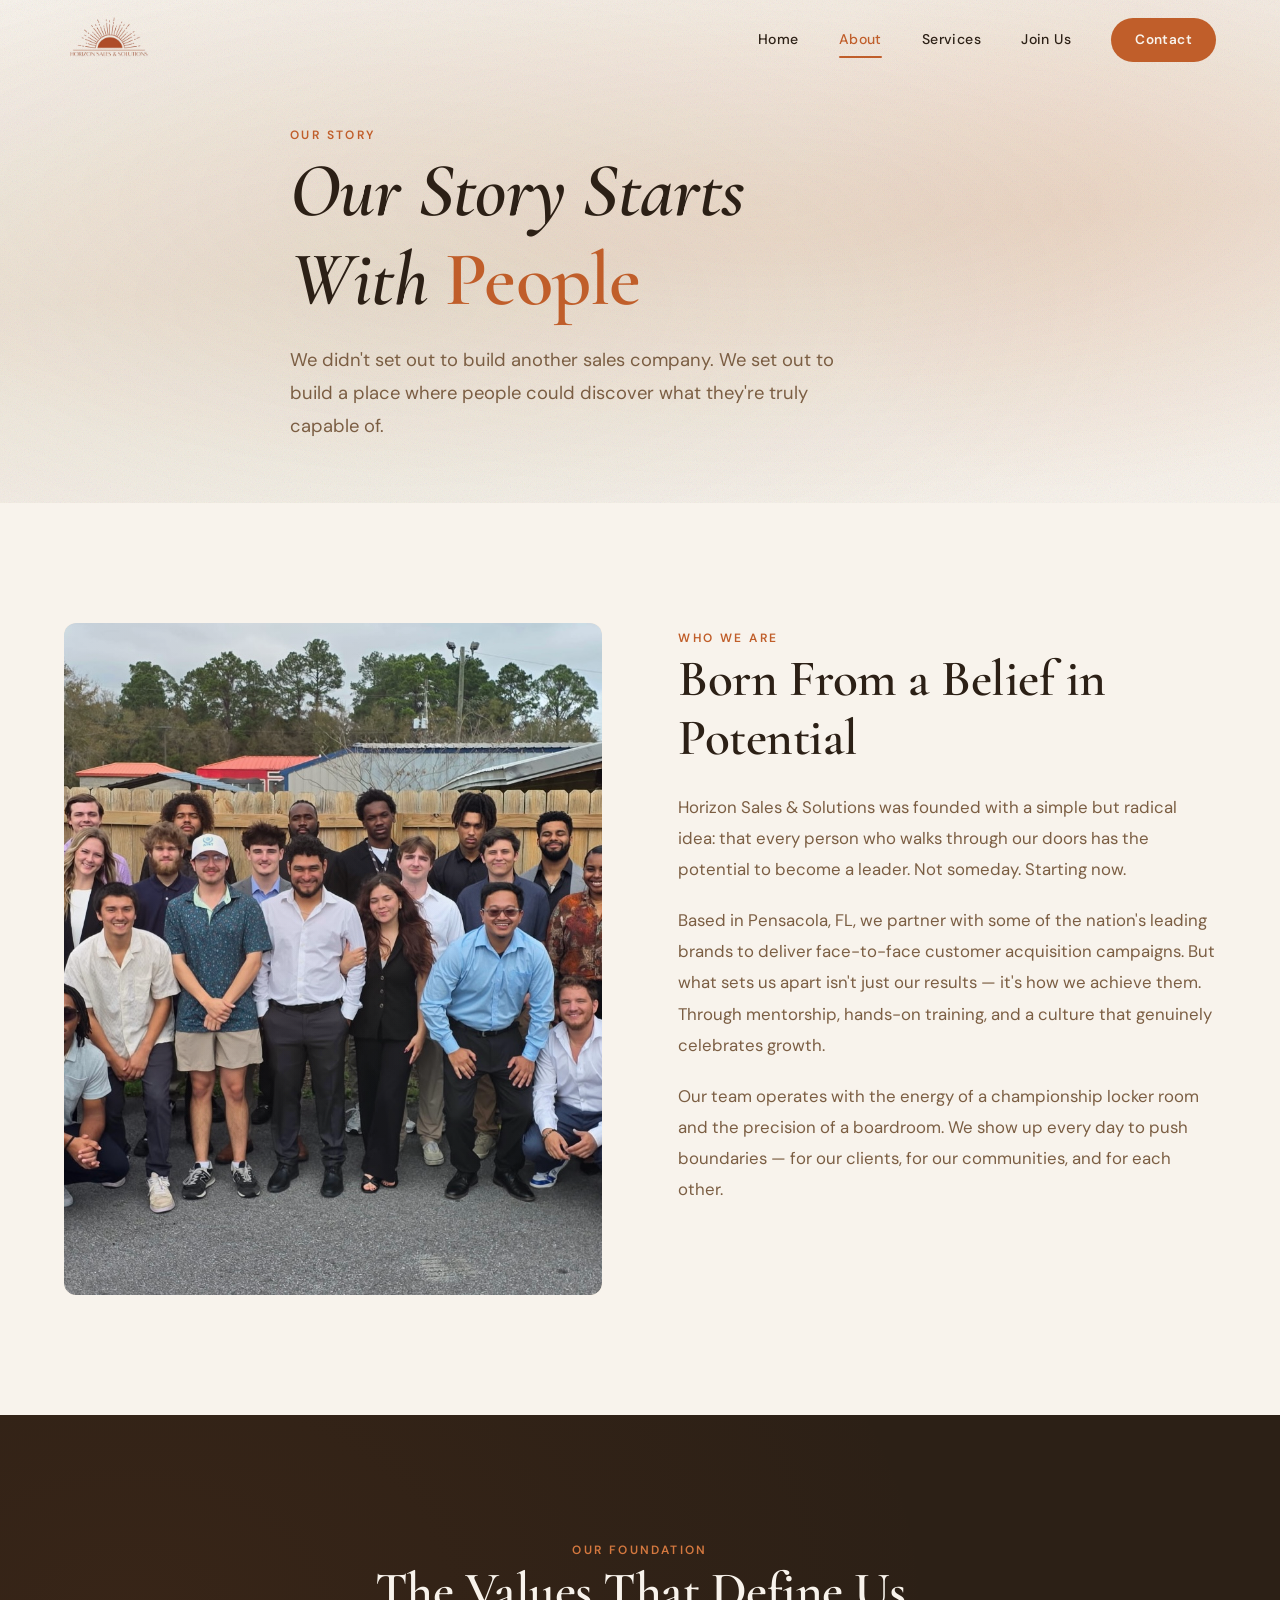
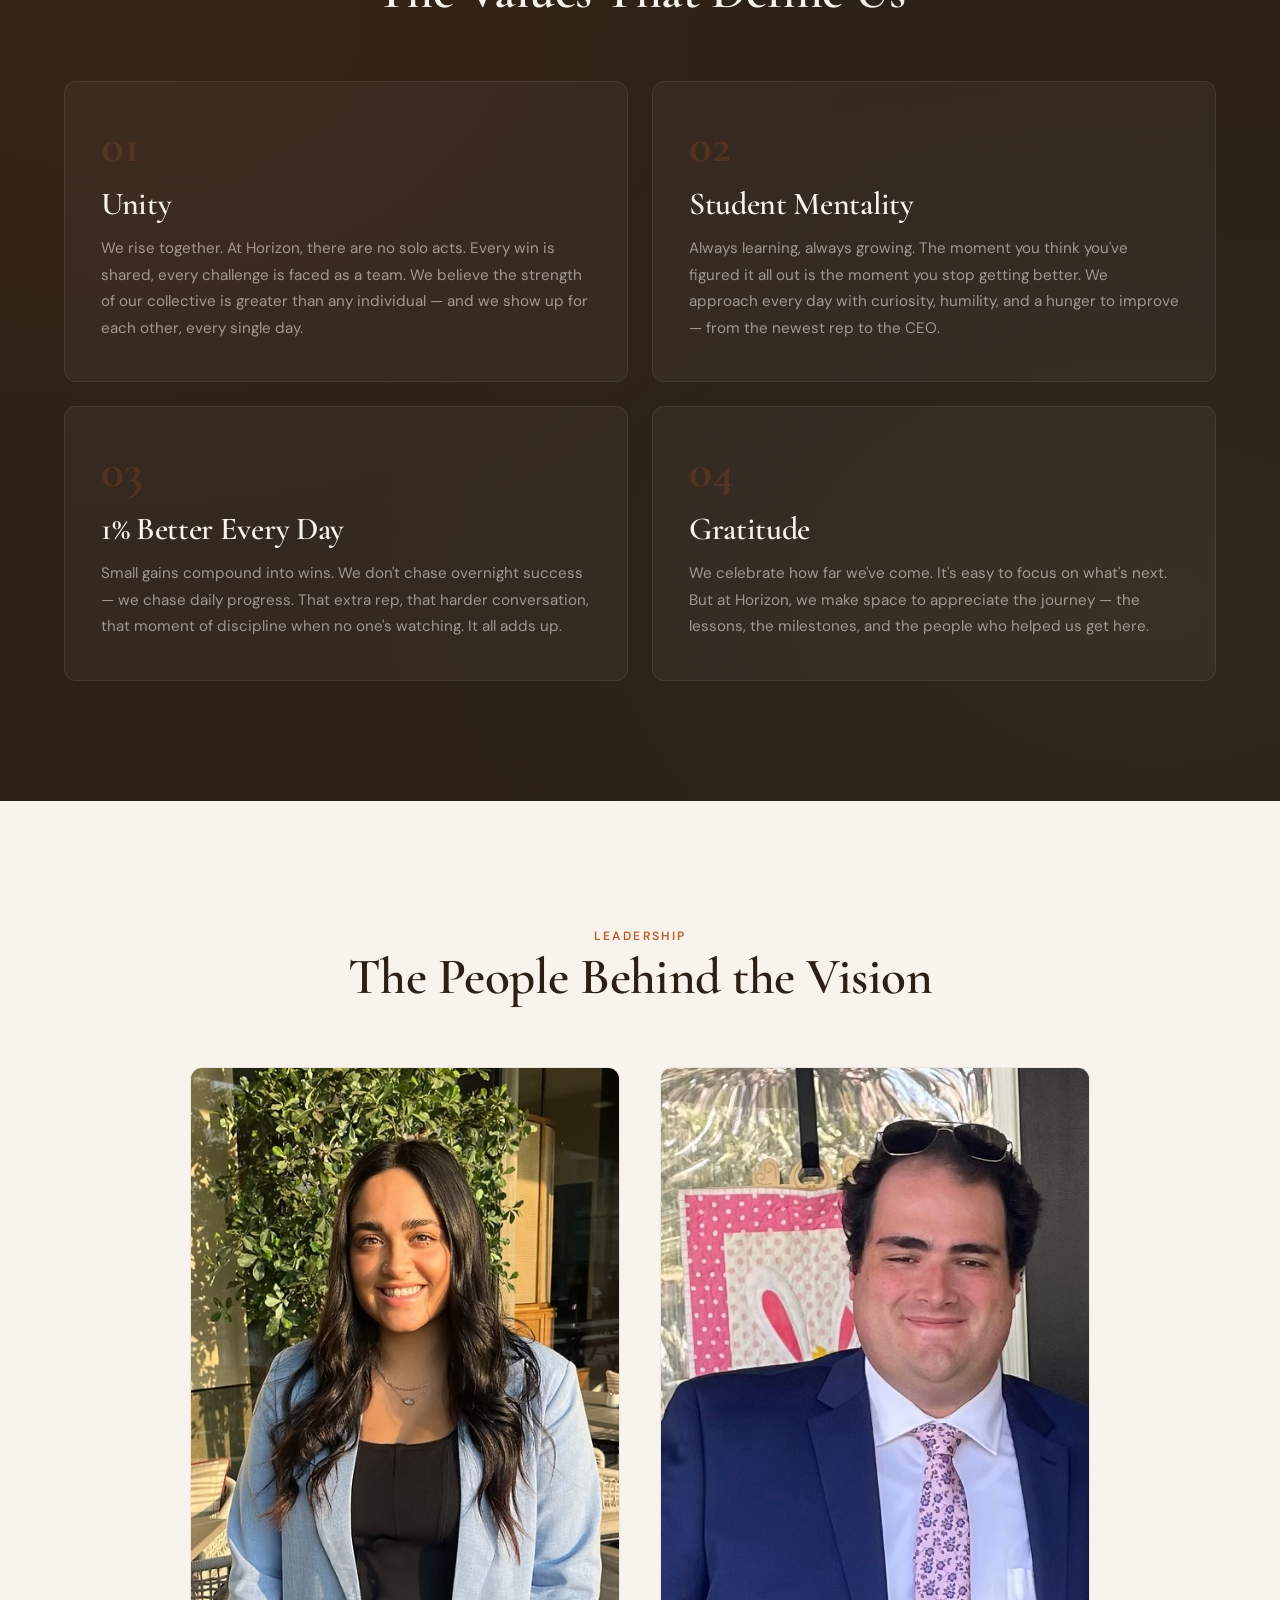
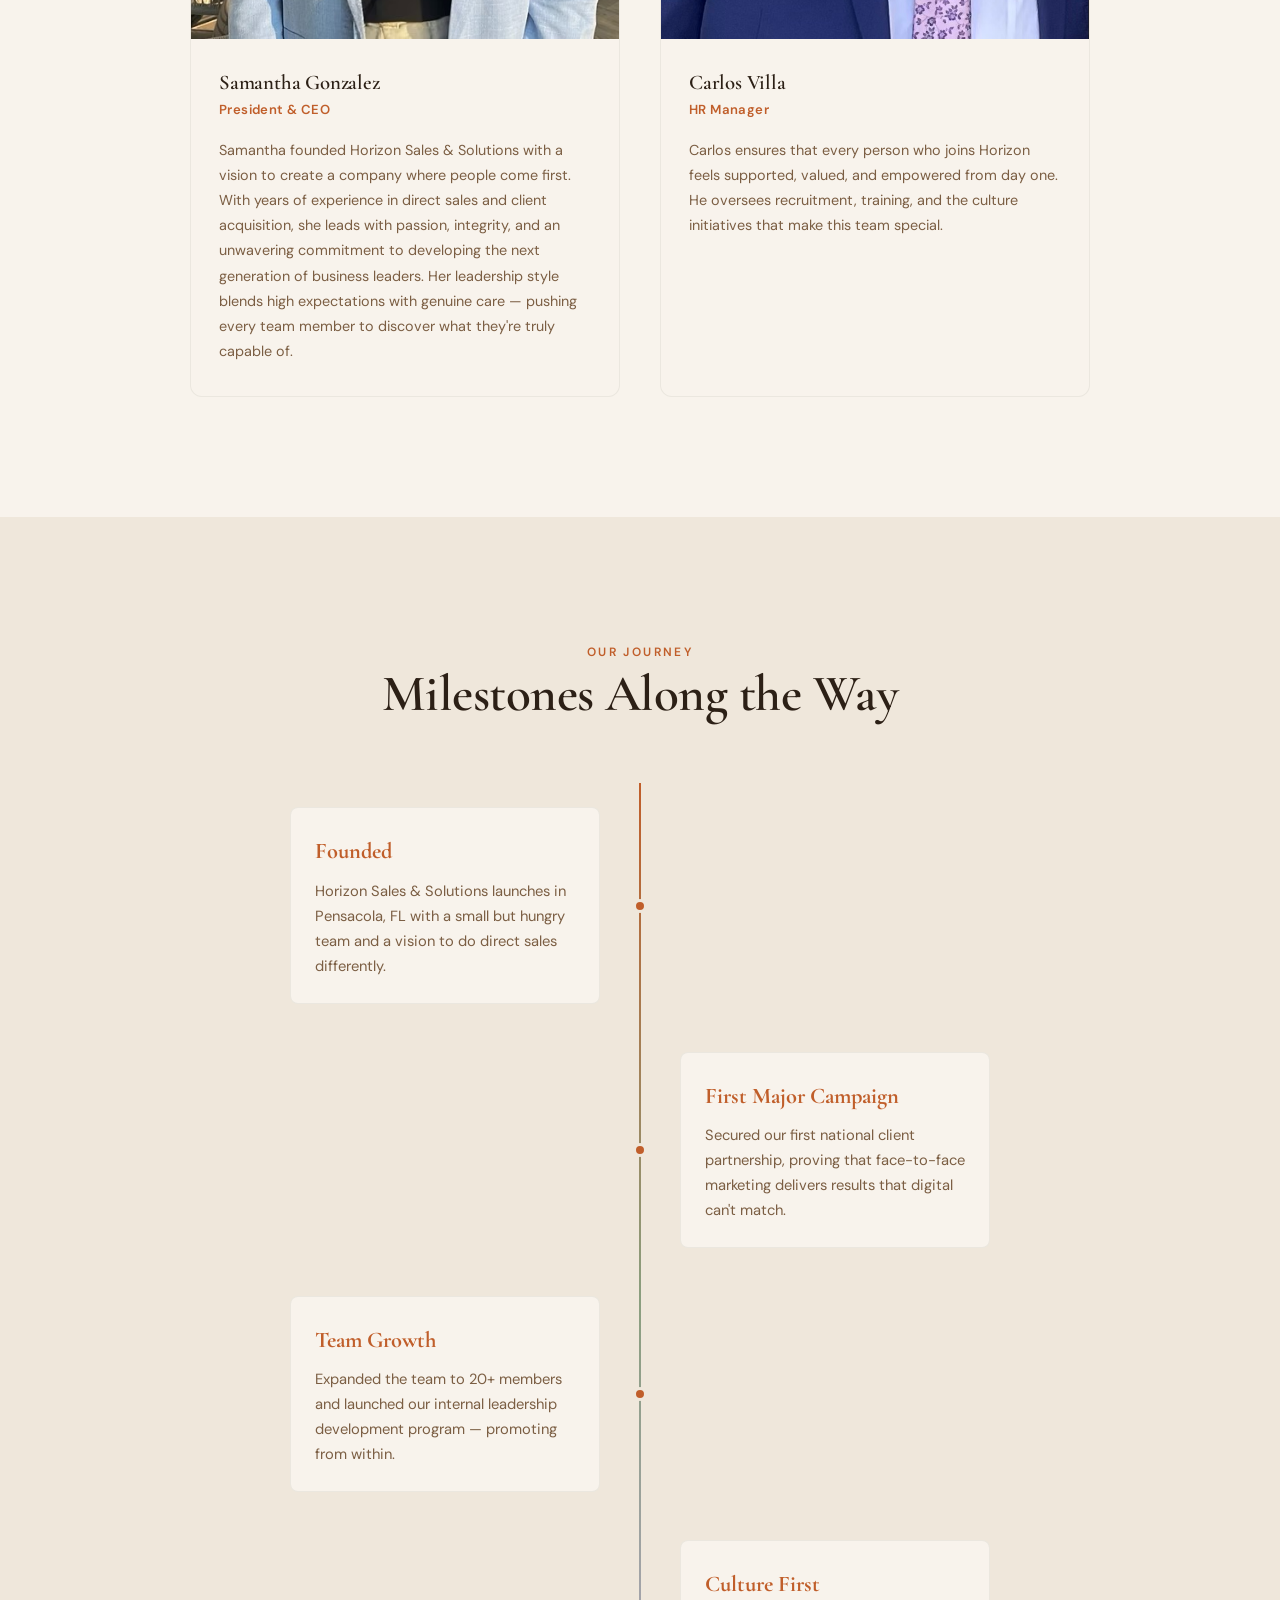
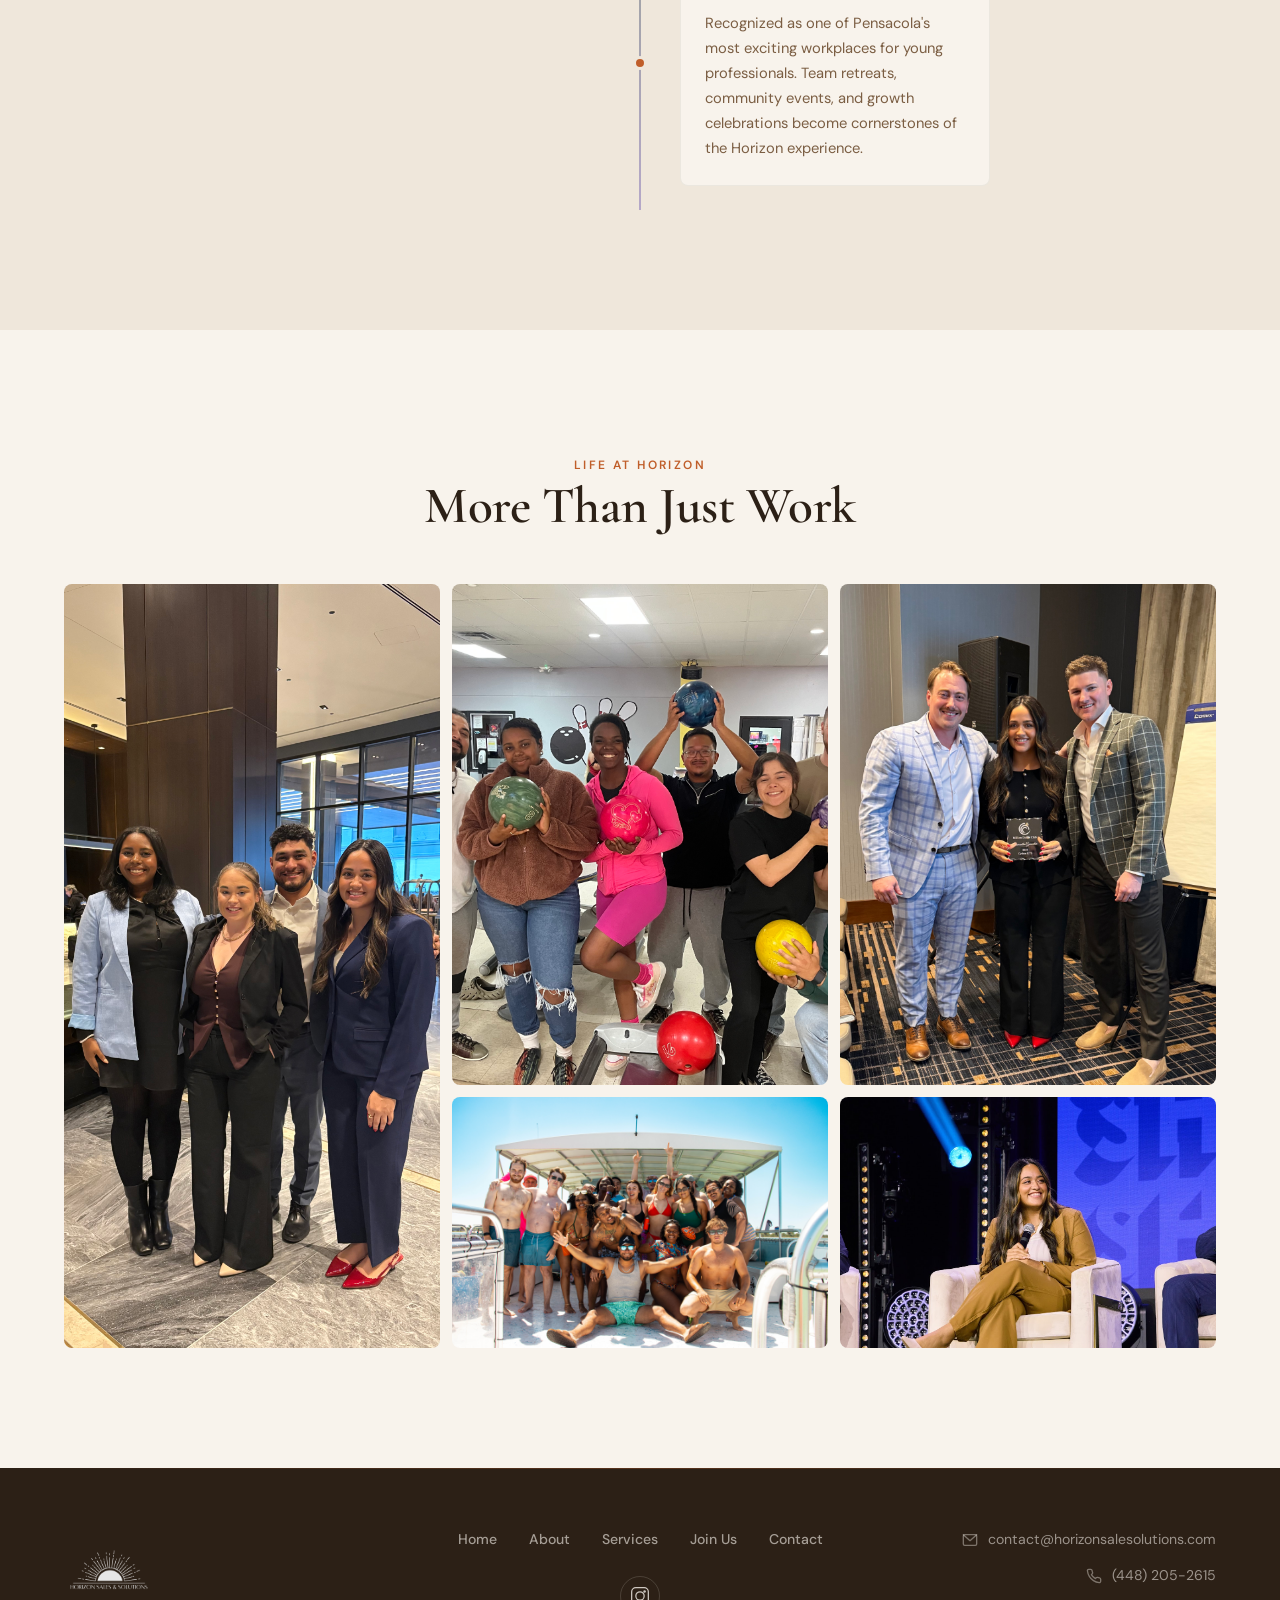
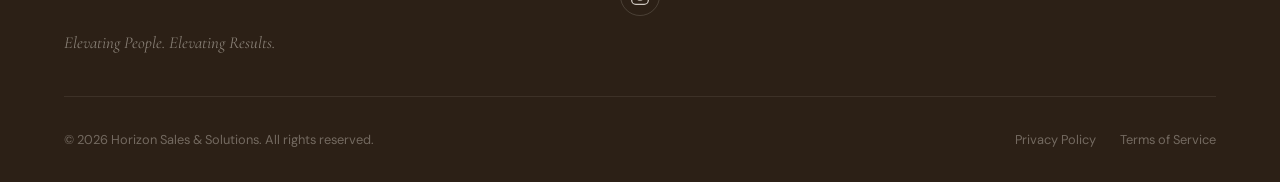
<file: about.html>
<!DOCTYPE html>
<html lang="en">
<head>
  <meta charset="UTF-8">
  <meta name="viewport" content="width=device-width, initial-scale=1.0">
  <title>About — Horizon Sales & Solutions</title>
  <meta name="description" content="Learn about Horizon Sales & Solutions — our story, our people, and the values that drive everything we do.">
  <meta property="og:title" content="About — Horizon Sales & Solutions">
  <meta property="og:description" content="Our story, our people, and the values that drive everything we do.">
  <meta property="og:image" content="https://horizon-sales-solutions-website-66b.vercel.app/Assets/Horizon%20Photos/og-image.jpg">
  <meta property="og:type" content="website">
  <meta name="twitter:card" content="summary_large_image">
  <meta name="twitter:image" content="https://horizon-sales-solutions-website-66b.vercel.app/Assets/Horizon%20Photos/og-image.jpg">
  <link rel="stylesheet" href="css/styles.css">
</head>
<body>

  <!-- Navigation -->
  <nav class="nav">
    <div class="nav-inner">
      <a href="/" class="nav-logo">
        <img src="Assets/Horizon%20Photos/Horizon%20logo.png" alt="Horizon Sales & Solutions" class="logo-img">
      </a>
      <div class="nav-links">
        <a href="/">Home</a>
        <a href="/about" class="active">About</a>
        <a href="/services">Services</a>
        <a href="/careers">Join Us</a>
        <a href="/contact" class="nav-cta">Contact</a>
      </div>
      <button class="hamburger" aria-label="Toggle menu">
        <span></span><span></span><span></span>
      </button>
    </div>
  </nav>

  <div class="mobile-menu">
    <a href="/">Home</a>
    <a href="/about">About</a>
    <a href="/services">Services</a>
    <a href="/careers">Join Us</a>
    <a href="/contact">Contact</a>
  </div>

  <!-- Page Hero -->
  <section class="page-hero">
    <div class="hero-bg"></div>
    <div class="page-hero-content">
      <span class="section-label reveal-hero" style="animation-delay:0.1s; opacity:0; transform:translateY(30px); animation: hero-reveal 1s var(--ease-out) 0.1s forwards;">Our Story</span>
      <h1 class="reveal-hero" style="animation-delay:0.25s; opacity:0; transform:translateY(30px); animation: hero-reveal 1s var(--ease-out) 0.25s forwards;">Our Story Starts<br>With <em style="font-style:normal; color:var(--burnt-orange);">People</em></h1>
      <p class="reveal-hero" style="animation-delay:0.45s; opacity:0; transform:translateY(30px); animation: hero-reveal 1s var(--ease-out) 0.45s forwards;">We didn't set out to build another sales company. We set out to build a place where people could discover what they're truly capable of.</p>
    </div>
  </section>

  <!-- Company Story -->
  <section class="story-section">
    <div class="story-grid">
      <div class="story-visual reveal">
        <img src="Assets/Horizon%20Photos/6051577984329754422.jpg" alt="The full Horizon Sales & Solutions team" loading="lazy">
      </div>
      <div class="story-text reveal reveal-delay-1">
        <span class="section-label">Who We Are</span>
        <h2>Born From a Belief in Potential</h2>
        <p>Horizon Sales & Solutions was founded with a simple but radical idea: that every person who walks through our doors has the potential to become a leader. Not someday. Starting now.</p>
        <p>Based in Pensacola, FL, we partner with some of the nation's leading brands to deliver face-to-face customer acquisition campaigns. But what sets us apart isn't just our results — it's how we achieve them. Through mentorship, hands-on training, and a culture that genuinely celebrates growth.</p>
        <p>Our team operates with the energy of a championship locker room and the precision of a boardroom. We show up every day to push boundaries — for our clients, for our communities, and for each other.</p>
      </div>
    </div>
  </section>

  <!-- Values Manifesto -->
  <section class="values-expanded">
    <div class="values-expanded-header reveal">
      <span class="section-label" style="color: var(--burnt-orange-light);">Our Foundation</span>
      <h2>The Values That Define Us</h2>
    </div>
    <div class="values-expanded-grid">
      <div class="value-expanded-card reveal">
        <div class="value-num">01</div>
        <h3>Unity</h3>
        <p>We rise together. At Horizon, there are no solo acts. Every win is shared, every challenge is faced as a team. We believe the strength of our collective is greater than any individual — and we show up for each other, every single day.</p>
      </div>
      <div class="value-expanded-card reveal reveal-delay-1">
        <div class="value-num">02</div>
        <h3>Student Mentality</h3>
        <p>Always learning, always growing. The moment you think you've figured it all out is the moment you stop getting better. We approach every day with curiosity, humility, and a hunger to improve — from the newest rep to the CEO.</p>
      </div>
      <div class="value-expanded-card reveal reveal-delay-2">
        <div class="value-num">03</div>
        <h3>1% Better Every Day</h3>
        <p>Small gains compound into wins. We don't chase overnight success — we chase daily progress. That extra rep, that harder conversation, that moment of discipline when no one's watching. It all adds up.</p>
      </div>
      <div class="value-expanded-card reveal reveal-delay-3">
        <div class="value-num">04</div>
        <h3>Gratitude</h3>
        <p>We celebrate how far we've come. It's easy to focus on what's next. But at Horizon, we make space to appreciate the journey — the lessons, the milestones, and the people who helped us get here.</p>
      </div>
    </div>
  </section>

  <!-- Team Section -->
  <section class="team-full" id="team">
    <div class="team-full-header reveal">
      <span class="section-label">Leadership</span>
      <h2>The People Behind the Vision</h2>
    </div>
    <div class="team-full-grid">
      <div class="team-full-card reveal">
        <div class="team-full-photo">
          <img src="Assets/Horizon%20Photos/Sam%20Headshot.jpeg" alt="Samantha Gonzalez" loading="lazy">
        </div>
        <div class="team-full-info">
          <h3>Samantha Gonzalez</h3>
          <p class="role">President & CEO</p>
          <p>Samantha founded Horizon Sales & Solutions with a vision to create a company where people come first. With years of experience in direct sales and client acquisition, she leads with passion, integrity, and an unwavering commitment to developing the next generation of business leaders. Her leadership style blends high expectations with genuine care — pushing every team member to discover what they're truly capable of.</p>
        </div>
      </div>
      <div class="team-full-card reveal reveal-delay-1">
        <div class="team-full-photo">
          <img src="Assets/Horizon%20Photos/carlos-villa-headshot.jpg" alt="Carlos Villa" loading="lazy">
        </div>
        <div class="team-full-info">
          <h3>Carlos Villa</h3>
          <p class="role">HR Manager</p>
          <p>Carlos ensures that every person who joins Horizon feels supported, valued, and empowered from day one. He oversees recruitment, training, and the culture initiatives that make this team special.</p>
        </div>
      </div>
    </div>
  </section>

  <!-- Timeline -->
  <section class="timeline-section">
    <div class="timeline-header reveal">
      <span class="section-label">Our Journey</span>
      <h2>Milestones Along the Way</h2>
    </div>
    <div class="timeline">
      <div class="timeline-item reveal">
        <div class="timeline-dot"></div>
        <div class="timeline-content">
          <div class="timeline-year">Founded</div>
          <p>Horizon Sales & Solutions launches in Pensacola, FL with a small but hungry team and a vision to do direct sales differently.</p>
        </div>
      </div>
      <div class="timeline-item reveal">
        <div class="timeline-dot"></div>
        <div class="timeline-content">
          <div class="timeline-year">First Major Campaign</div>
          <p>Secured our first national client partnership, proving that face-to-face marketing delivers results that digital can't match.</p>
        </div>
      </div>
      <div class="timeline-item reveal">
        <div class="timeline-dot"></div>
        <div class="timeline-content">
          <div class="timeline-year">Team Growth</div>
          <p>Expanded the team to 20+ members and launched our internal leadership development program — promoting from within.</p>
        </div>
      </div>
      <div class="timeline-item reveal">
        <div class="timeline-dot"></div>
        <div class="timeline-content">
          <div class="timeline-year">Culture First</div>
          <p>Recognized as one of Pensacola's most exciting workplaces for young professionals. Team retreats, community events, and growth celebrations become cornerstones of the Horizon experience.</p>
        </div>
      </div>
    </div>
  </section>

  <!-- Culture Photo Collage -->
  <section class="culture-photos" style="padding: var(--section-pad) 0; background: var(--cream);">
    <div class="services-header reveal" style="margin-bottom: 48px;">
      <span class="section-label">Life at Horizon</span>
      <h2>More Than Just Work</h2>
    </div>
    <div class="photo-collage reveal">
      <div class="collage-item tall"><img src="Assets/Horizon%20Photos/IMG_2746.jpg" alt="Team at conference hotel lobby" loading="lazy"></div>
      <div class="collage-item"><img src="Assets/Horizon%20Photos/IMG_0019.jpg" alt="Team bowling night" loading="lazy"></div>
      <div class="collage-item"><img src="Assets/Horizon%20Photos/IMG_2711.JPG" alt="Award ceremony" loading="lazy"></div>
      <div class="collage-item"><img src="Assets/Horizon%20Photos/kk_birth_24.jpg" alt="Team boat day" loading="lazy"></div>
      <div class="collage-item"><img src="Assets/Horizon%20Photos/IMG_0232.JPG" alt="Speaking at national conference" loading="lazy"></div>
    </div>
  </section>

  <!-- Footer -->
  <footer class="footer">
    <div class="footer-inner">
      <div class="footer-top">
        <div class="footer-brand">
          <a href="/" class="nav-logo">
            <img src="Assets/Horizon%20Photos/Horizon%20logo.png" alt="Horizon Sales & Solutions" class="logo-img">
          </a>
          <p class="footer-tagline">Elevating People. Elevating Results.</p>
        </div>
        <div class="footer-center">
          <div class="footer-nav">
            <a href="/">Home</a>
            <a href="/about">About</a>
            <a href="/services">Services</a>
            <a href="/careers">Join Us</a>
            <a href="/contact">Contact</a>
          </div>
          <div class="footer-social">
            <a href="https://instagram.com/horizonsalesinc" target="_blank" rel="noopener" aria-label="Instagram">
              <svg viewBox="0 0 24 24"><rect x="2" y="2" width="20" height="20" rx="5"/><circle cx="12" cy="12" r="5"/><circle cx="17.5" cy="6.5" r="1.5" class="ig-dot"/></svg>
            </a>
          </div>
        </div>
        <div class="footer-contact">
          <a href="mailto:contact@horizonsalesolutions.com"><svg viewBox="0 0 24 24"><rect x="2" y="4" width="20" height="16" rx="2"/><path d="M22 4L12 13 2 4"/></svg> contact@horizonsalesolutions.com</a>
          <a href="tel:+14482052615"><svg viewBox="0 0 24 24"><path d="M22 16.92v3a2 2 0 01-2.18 2 19.86 19.86 0 01-8.63-3.07 19.5 19.5 0 01-6-6 19.86 19.86 0 01-3.07-8.67A2 2 0 014.11 2h3a2 2 0 012 1.72c.127.96.361 1.903.7 2.81a2 2 0 01-.45 2.11L8.09 9.91a16 16 0 006 6l1.27-1.27a2 2 0 012.11-.45c.907.339 1.85.573 2.81.7A2 2 0 0122 16.92z"/></svg> (448) 205-2615</a>
        </div>
      </div>
      <div class="footer-bottom">
        <p class="footer-copy">&copy; 2026 Horizon Sales & Solutions. All rights reserved.</p>
        <div class="footer-legal">
          <a href="/privacy">Privacy Policy</a>
          <a href="/terms">Terms of Service</a>
        </div>
      </div>
    </div>
  </footer>

  <script src="js/main.js"></script>
</body>
</html>
</file>
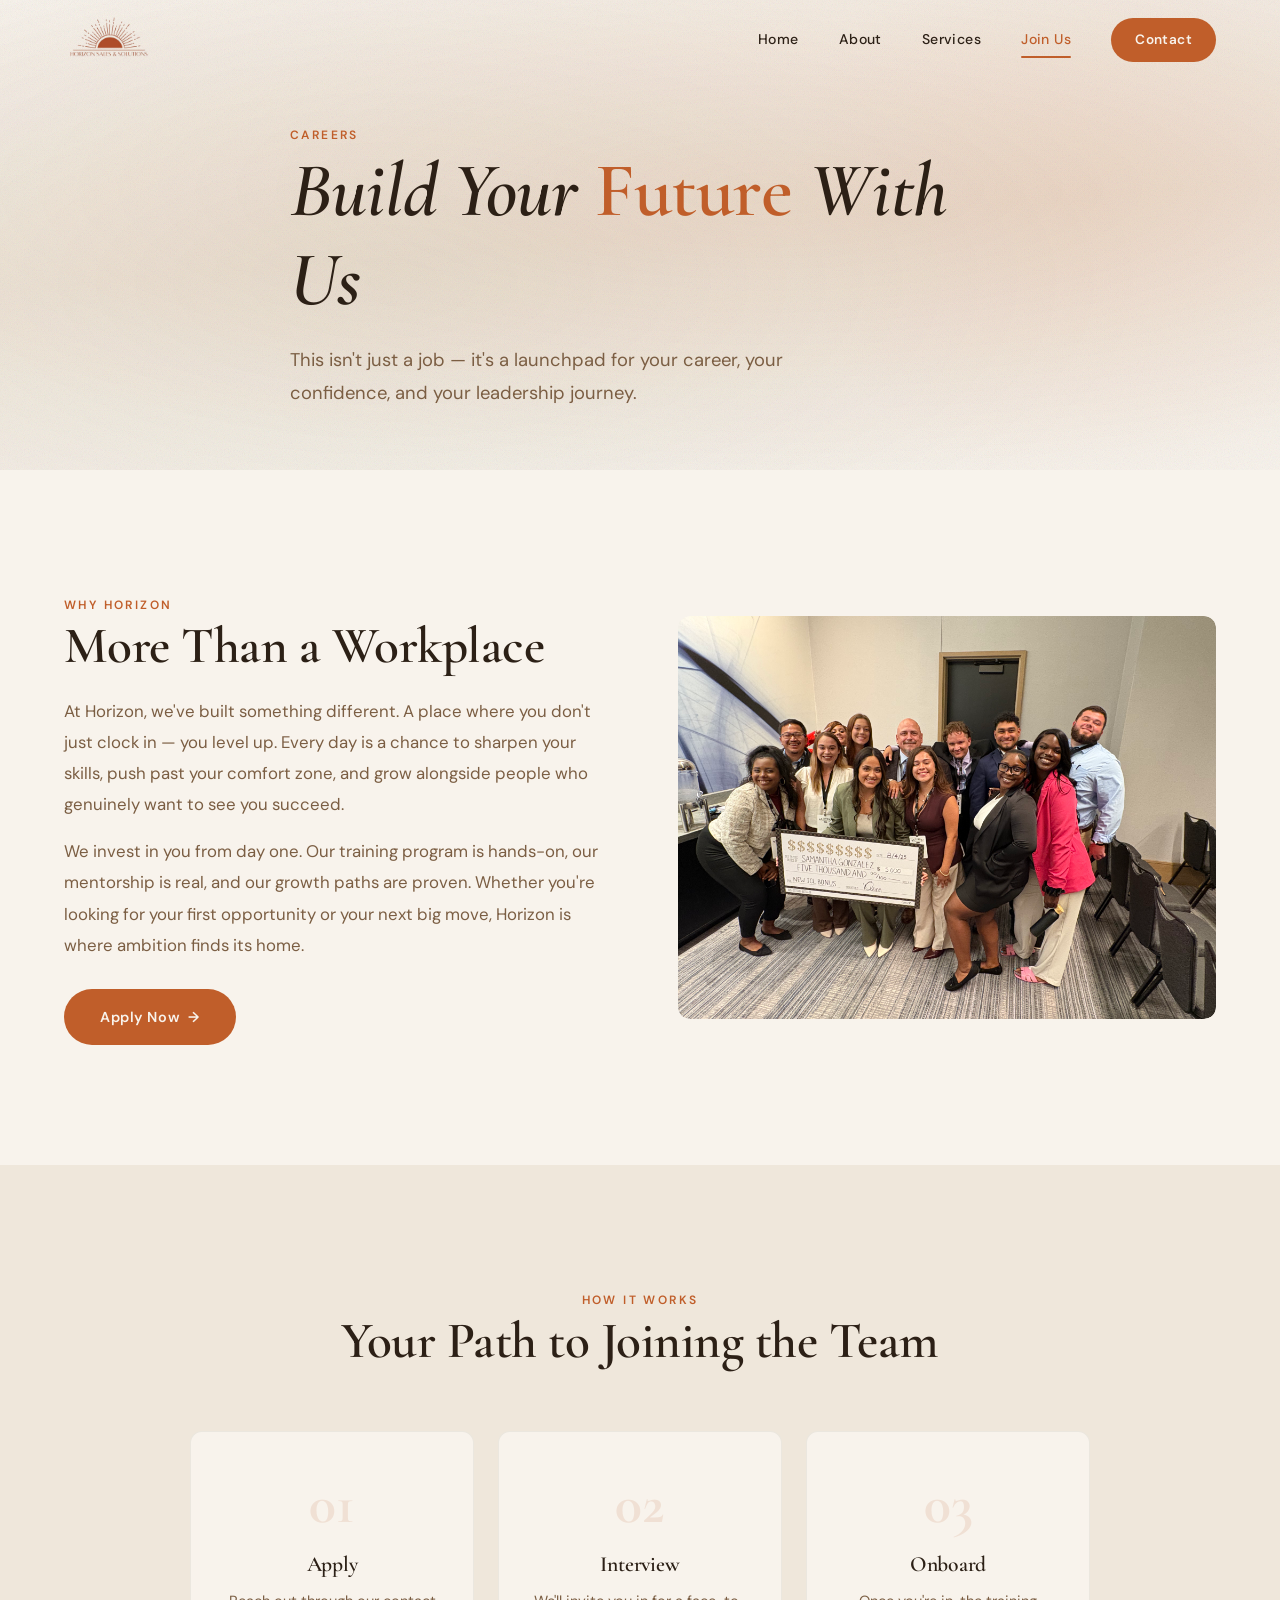
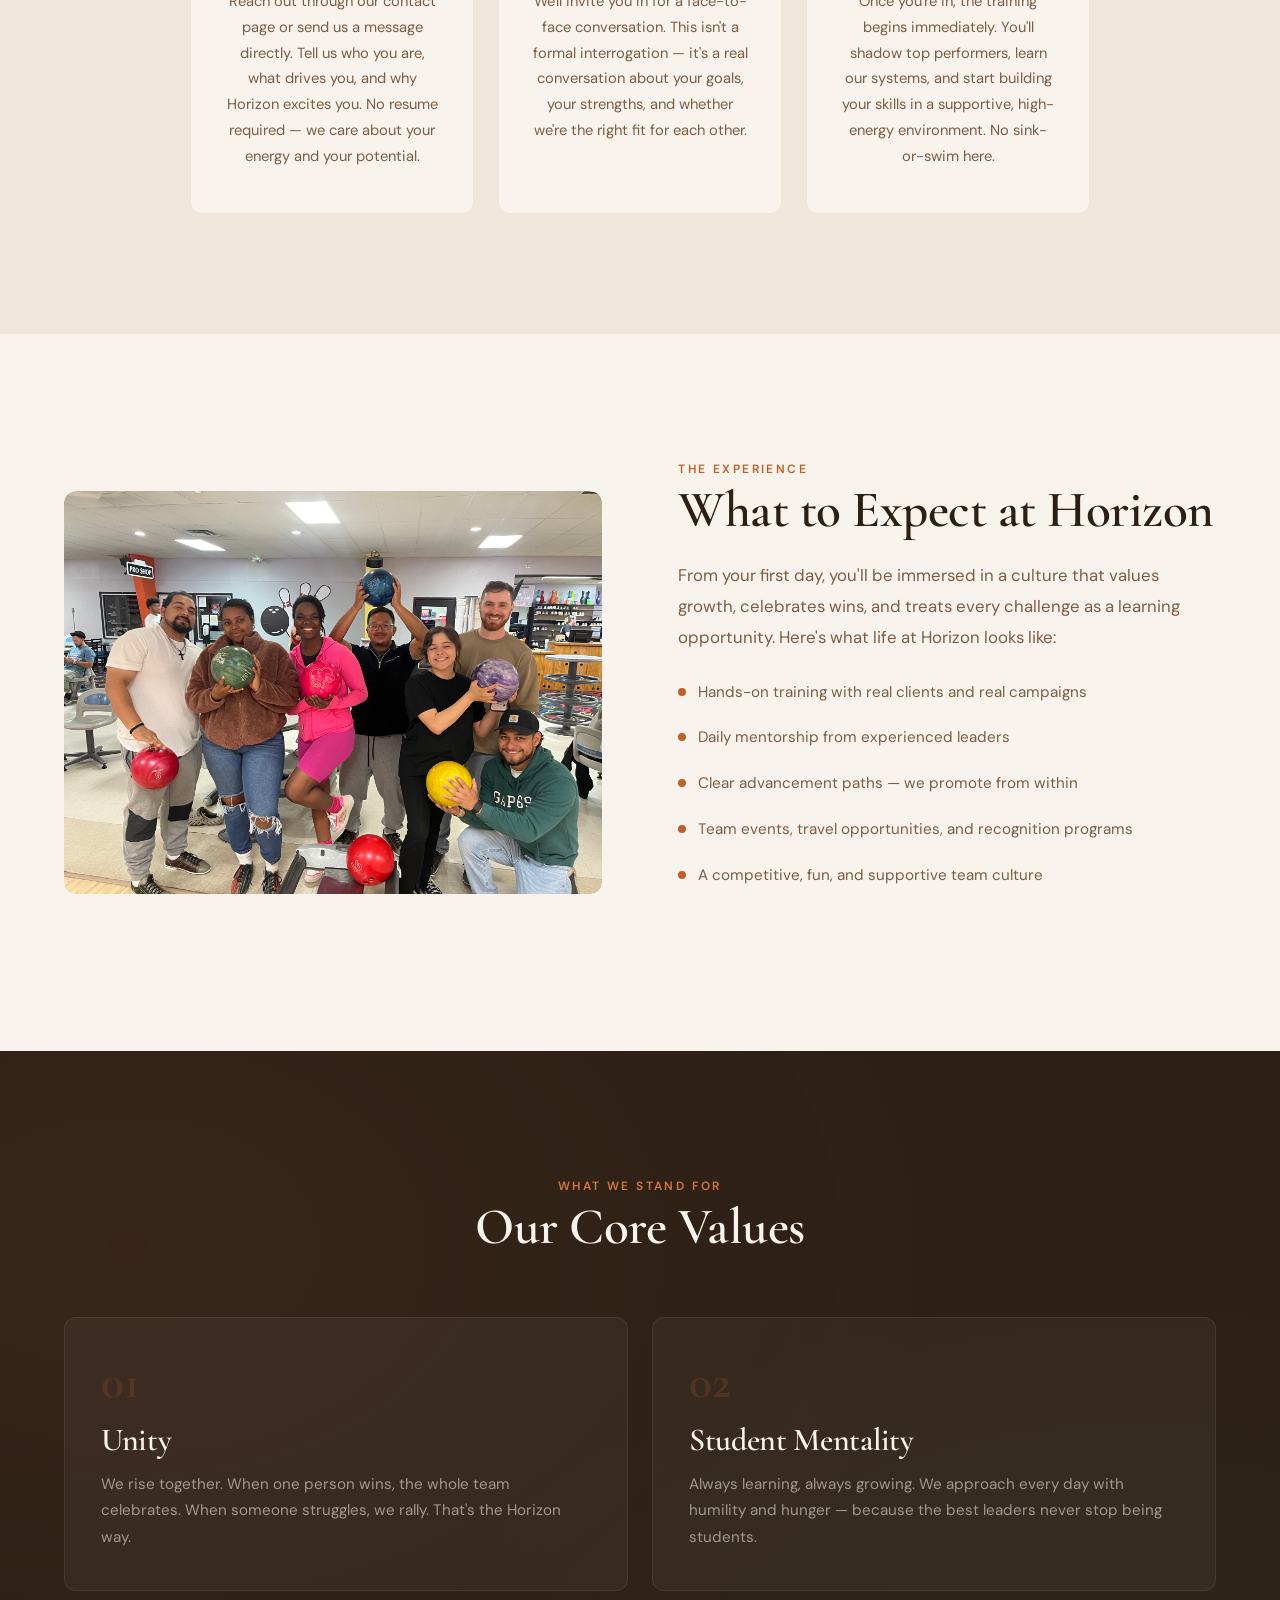
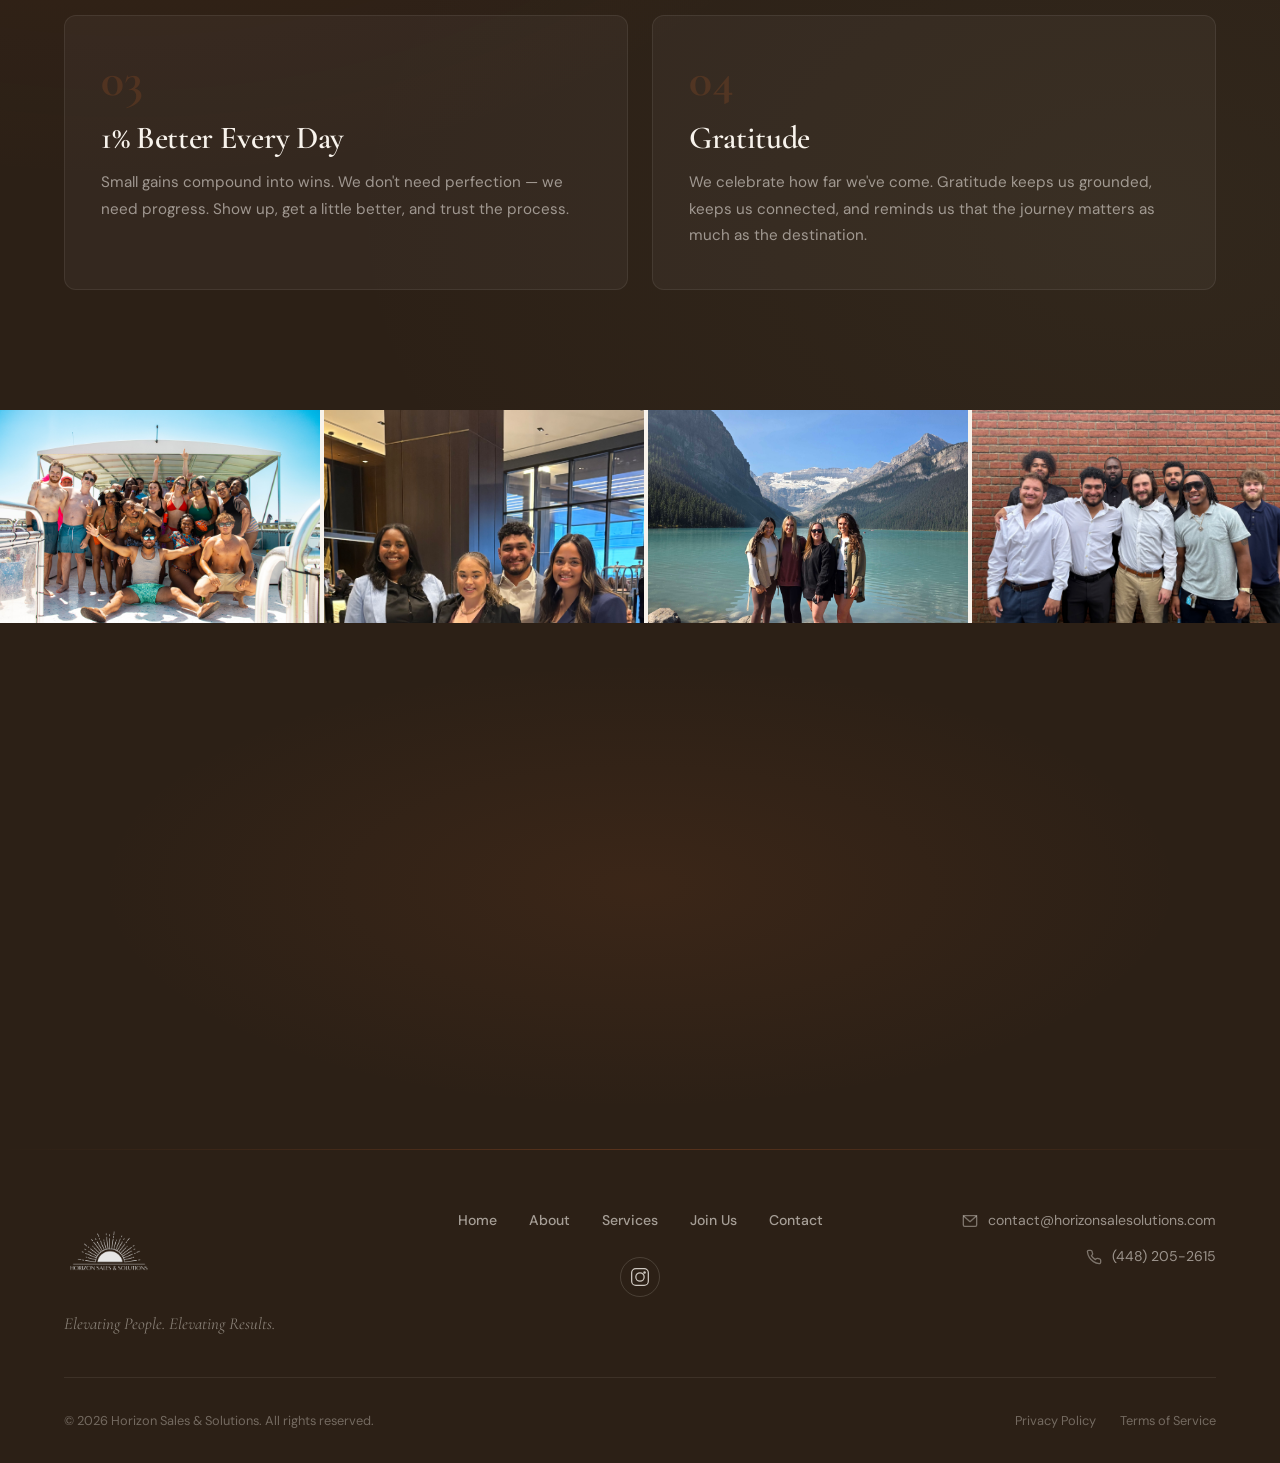
<file: careers.html>
<!DOCTYPE html>
<html lang="en">
<head>
  <meta charset="UTF-8">
  <meta name="viewport" content="width=device-width, initial-scale=1.0">
  <title>Join Us — Horizon Sales & Solutions</title>
  <meta name="description" content="Build your future with Horizon Sales & Solutions. Explore career opportunities in sales, leadership, and business development in Pensacola, FL.">
  <meta property="og:title" content="Join Us — Horizon Sales & Solutions">
  <meta property="og:description" content="Build your future with Horizon. Explore career opportunities in sales, leadership, and business development.">
  <meta property="og:image" content="https://horizon-sales-solutions-website-66b.vercel.app/Assets/Horizon%20Photos/og-image.jpg">
  <meta property="og:type" content="website">
  <meta name="twitter:card" content="summary_large_image">
  <meta name="twitter:image" content="https://horizon-sales-solutions-website-66b.vercel.app/Assets/Horizon%20Photos/og-image.jpg">
  <link rel="stylesheet" href="css/styles.css">
</head>
<body>

  <!-- Navigation -->
  <nav class="nav">
    <div class="nav-inner">
      <a href="/" class="nav-logo">
        <img src="Assets/Horizon%20Photos/Horizon%20logo.png" alt="Horizon Sales & Solutions" class="logo-img">
      </a>
      <div class="nav-links">
        <a href="/">Home</a>
        <a href="/about">About</a>
        <a href="/services">Services</a>
        <a href="/careers" class="active">Join Us</a>
        <a href="/contact" class="nav-cta">Contact</a>
      </div>
      <button class="hamburger" aria-label="Toggle menu">
        <span></span><span></span><span></span>
      </button>
    </div>
  </nav>

  <div class="mobile-menu">
    <a href="/">Home</a>
    <a href="/about">About</a>
    <a href="/services">Services</a>
    <a href="/careers">Join Us</a>
    <a href="/contact">Contact</a>
  </div>

  <!-- Page Hero -->
  <section class="page-hero">
    <div class="hero-bg"></div>
    <div class="page-hero-content">
      <span class="section-label reveal-hero" style="opacity:0; transform:translateY(30px); animation: hero-reveal 1s var(--ease-out) 0.1s forwards;">Careers</span>
      <h1 class="reveal-hero" style="opacity:0; transform:translateY(30px); animation: hero-reveal 1s var(--ease-out) 0.25s forwards;">Build Your <em style="font-style:normal; color:var(--burnt-orange);">Future</em> With Us</h1>
      <p class="reveal-hero" style="opacity:0; transform:translateY(30px); animation: hero-reveal 1s var(--ease-out) 0.45s forwards;">This isn't just a job — it's a launchpad for your career, your confidence, and your leadership journey.</p>
    </div>
  </section>

  <!-- Careers Intro -->
  <section class="careers-intro">
    <div class="careers-intro-grid">
      <div class="careers-intro-text reveal">
        <span class="section-label">Why Horizon</span>
        <h2>More Than a Workplace</h2>
        <p>At Horizon, we've built something different. A place where you don't just clock in — you level up. Every day is a chance to sharpen your skills, push past your comfort zone, and grow alongside people who genuinely want to see you succeed.</p>
        <p>We invest in you from day one. Our training program is hands-on, our mentorship is real, and our growth paths are proven. Whether you're looking for your first opportunity or your next big move, Horizon is where ambition finds its home.</p>
        <a href="/contact" class="btn btn-primary" style="margin-top: 12px;">Apply Now <span class="arrow">&rarr;</span></a>
      </div>
      <div class="careers-visual has-photo reveal reveal-delay-1">
        <img src="Assets/Horizon%20Photos/IMG_3358.jpg" alt="Team celebrating Samantha's $5,000 bonus milestone" loading="lazy">
      </div>
    </div>
  </section>

  <!-- Process -->
  <section class="process-section">
    <div class="process-header reveal">
      <span class="section-label">How It Works</span>
      <h2>Your Path to Joining the Team</h2>
    </div>
    <div class="process-steps">
      <div class="process-step reveal">
        <div class="step-number">01</div>
        <h3>Apply</h3>
        <p>Reach out through our contact page or send us a message directly. Tell us who you are, what drives you, and why Horizon excites you. No resume required — we care about your energy and your potential.</p>
      </div>
      <div class="process-step reveal reveal-delay-1">
        <div class="step-number">02</div>
        <h3>Interview</h3>
        <p>We'll invite you in for a face-to-face conversation. This isn't a formal interrogation — it's a real conversation about your goals, your strengths, and whether we're the right fit for each other.</p>
      </div>
      <div class="process-step reveal reveal-delay-2">
        <div class="step-number">03</div>
        <h3>Onboard</h3>
        <p>Once you're in, the training begins immediately. You'll shadow top performers, learn our systems, and start building your skills in a supportive, high-energy environment. No sink-or-swim here.</p>
      </div>
    </div>
  </section>

  <!-- What You'll Experience -->
  <section class="careers-intro">
    <div class="careers-intro-grid" style="direction: rtl;">
      <div class="careers-intro-text reveal" style="direction: ltr;">
        <span class="section-label">The Experience</span>
        <h2>What to Expect at Horizon</h2>
        <p>From your first day, you'll be immersed in a culture that values growth, celebrates wins, and treats every challenge as a learning opportunity. Here's what life at Horizon looks like:</p>
        <ul class="service-bullets" style="margin-top: 16px;">
          <li>Hands-on training with real clients and real campaigns</li>
          <li>Daily mentorship from experienced leaders</li>
          <li>Clear advancement paths — we promote from within</li>
          <li>Team events, travel opportunities, and recognition programs</li>
          <li>A competitive, fun, and supportive team culture</li>
        </ul>
      </div>
      <div class="careers-visual has-photo reveal reveal-delay-1" style="direction: ltr;">
        <img src="Assets/Horizon%20Photos/IMG_0019.jpg" alt="Team bowling outing — culture is everything at Horizon" loading="lazy">
      </div>
    </div>
  </section>

  <!-- Values (Careers Version) -->
  <section class="values-expanded">
    <div class="values-expanded-header reveal">
      <span class="section-label" style="color: var(--burnt-orange-light);">What We Stand For</span>
      <h2>Our Core Values</h2>
    </div>
    <div class="values-expanded-grid">
      <div class="value-expanded-card reveal">
        <div class="value-num">01</div>
        <h3>Unity</h3>
        <p>We rise together. When one person wins, the whole team celebrates. When someone struggles, we rally. That's the Horizon way.</p>
      </div>
      <div class="value-expanded-card reveal reveal-delay-1">
        <div class="value-num">02</div>
        <h3>Student Mentality</h3>
        <p>Always learning, always growing. We approach every day with humility and hunger — because the best leaders never stop being students.</p>
      </div>
      <div class="value-expanded-card reveal reveal-delay-2">
        <div class="value-num">03</div>
        <h3>1% Better Every Day</h3>
        <p>Small gains compound into wins. We don't need perfection — we need progress. Show up, get a little better, and trust the process.</p>
      </div>
      <div class="value-expanded-card reveal reveal-delay-3">
        <div class="value-num">04</div>
        <h3>Gratitude</h3>
        <p>We celebrate how far we've come. Gratitude keeps us grounded, keeps us connected, and reminds us that the journey matters as much as the destination.</p>
      </div>
    </div>
  </section>

  <!-- Culture Photo Strip -->
  <section class="culture-photos">
    <div class="photo-strip">
      <div class="photo-strip-item"><img src="Assets/Horizon%20Photos/kk_birth_24.jpg" alt="Boat day with the team" loading="lazy"></div>
      <div class="photo-strip-item"><img src="Assets/Horizon%20Photos/IMG_2746.jpg" alt="Team at conference" loading="lazy"></div>
      <div class="photo-strip-item"><img src="Assets/Horizon%20Photos/20250911_114521.jpg" alt="Team trip to the mountains" loading="lazy"></div>
      <div class="photo-strip-item"><img src="Assets/Horizon%20Photos/IMG_2459.JPG" alt="The team dressed to impress" loading="lazy"></div>
    </div>
  </section>

  <!-- CTA -->
  <section class="cta-section">
    <div class="cta-content reveal">
      <h2>Ready to Start<br>Your Journey?</h2>
      <p>We're always looking for ambitious, coachable people who are ready to bet on themselves. Let's talk.</p>
      <a href="/contact" class="btn btn-light">Apply Now <span class="arrow">&rarr;</span></a>
    </div>
  </section>

  <!-- Footer -->
  <footer class="footer">
    <div class="footer-inner">
      <div class="footer-top">
        <div class="footer-brand">
          <a href="/" class="nav-logo">
            <img src="Assets/Horizon%20Photos/Horizon%20logo.png" alt="Horizon Sales & Solutions" class="logo-img">
          </a>
          <p class="footer-tagline">Elevating People. Elevating Results.</p>
        </div>
        <div class="footer-center">
          <div class="footer-nav">
            <a href="/">Home</a>
            <a href="/about">About</a>
            <a href="/services">Services</a>
            <a href="/careers">Join Us</a>
            <a href="/contact">Contact</a>
          </div>
          <div class="footer-social">
            <a href="https://instagram.com/horizonsalesinc" target="_blank" rel="noopener" aria-label="Instagram">
              <svg viewBox="0 0 24 24"><rect x="2" y="2" width="20" height="20" rx="5"/><circle cx="12" cy="12" r="5"/><circle cx="17.5" cy="6.5" r="1.5" class="ig-dot"/></svg>
            </a>
          </div>
        </div>
        <div class="footer-contact">
          <a href="mailto:contact@horizonsalesolutions.com"><svg viewBox="0 0 24 24"><rect x="2" y="4" width="20" height="16" rx="2"/><path d="M22 4L12 13 2 4"/></svg> contact@horizonsalesolutions.com</a>
          <a href="tel:+14482052615"><svg viewBox="0 0 24 24"><path d="M22 16.92v3a2 2 0 01-2.18 2 19.86 19.86 0 01-8.63-3.07 19.5 19.5 0 01-6-6 19.86 19.86 0 01-3.07-8.67A2 2 0 014.11 2h3a2 2 0 012 1.72c.127.96.361 1.903.7 2.81a2 2 0 01-.45 2.11L8.09 9.91a16 16 0 006 6l1.27-1.27a2 2 0 012.11-.45c.907.339 1.85.573 2.81.7A2 2 0 0122 16.92z"/></svg> (448) 205-2615</a>
        </div>
      </div>
      <div class="footer-bottom">
        <p class="footer-copy">&copy; 2026 Horizon Sales & Solutions. All rights reserved.</p>
        <div class="footer-legal">
          <a href="/privacy">Privacy Policy</a>
          <a href="/terms">Terms of Service</a>
        </div>
      </div>
    </div>
  </footer>

  <script src="js/main.js"></script>
</body>
</html>
</file>
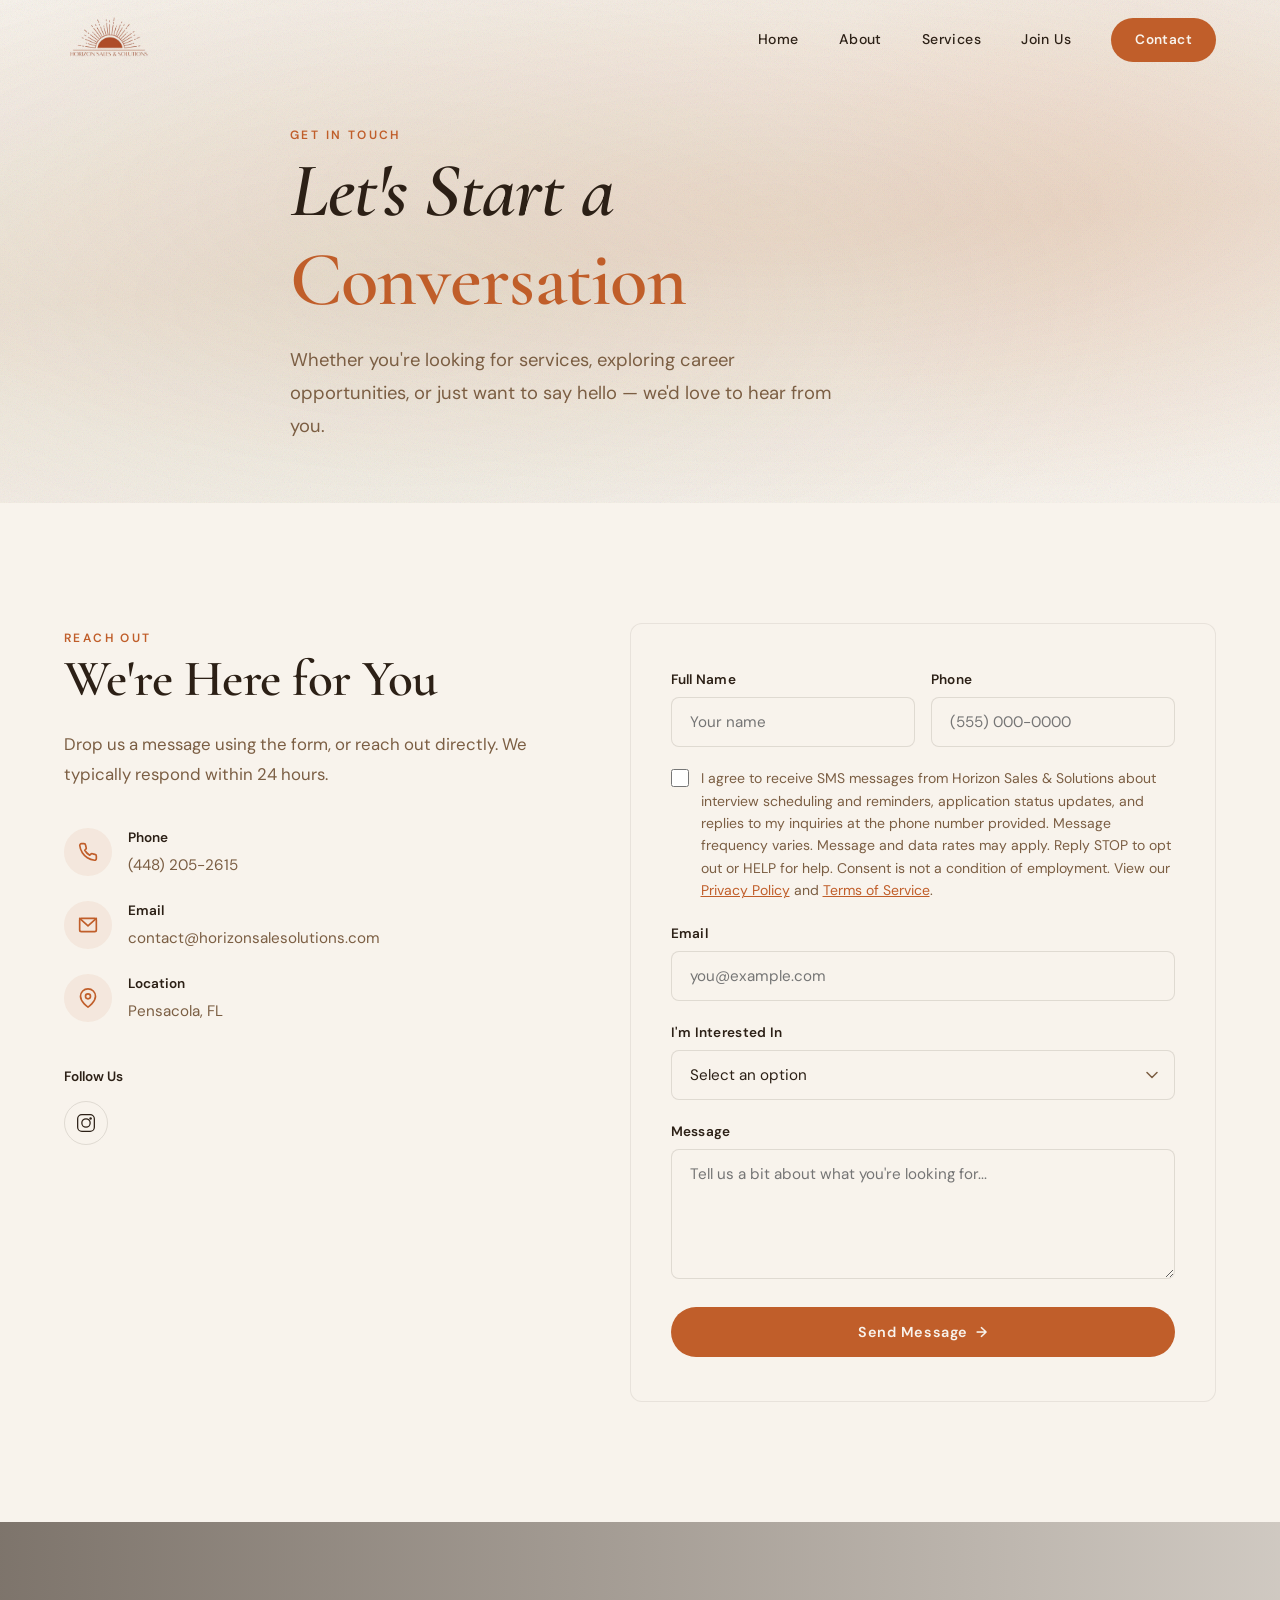
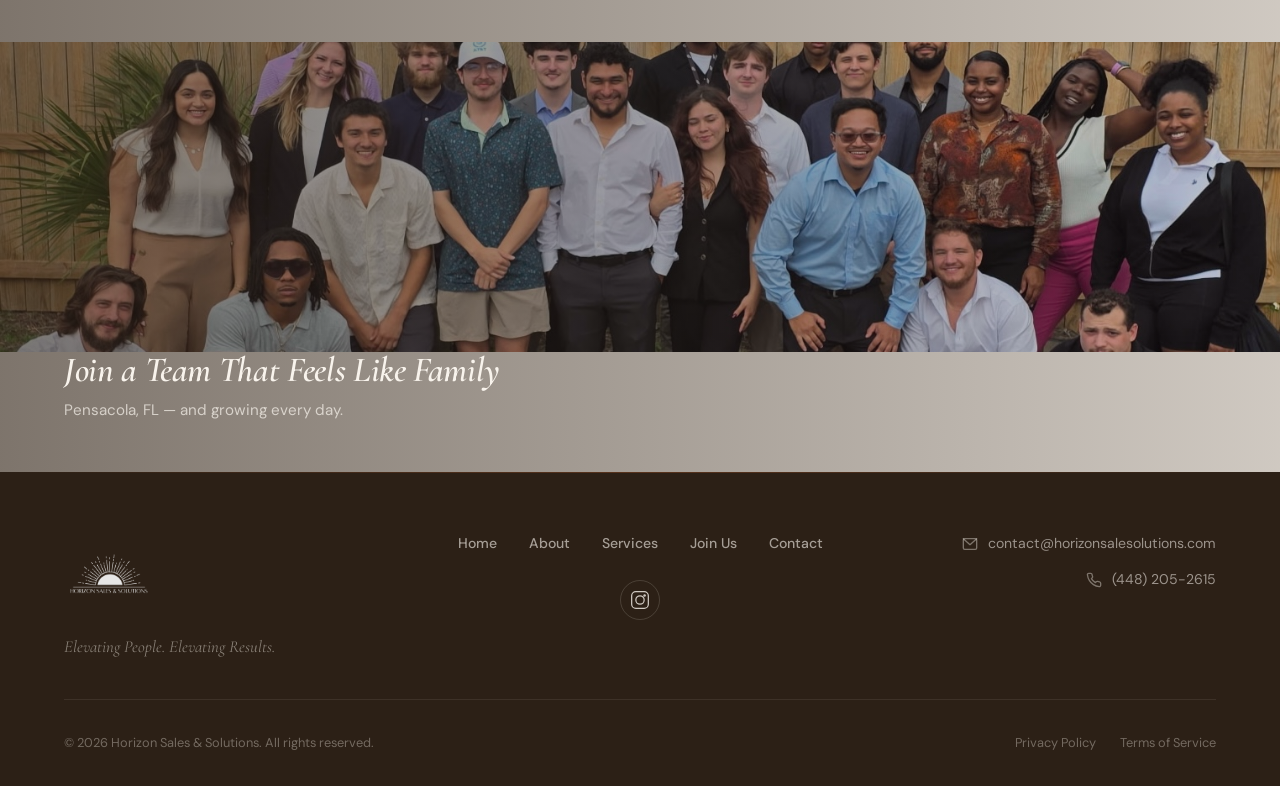
<file: contact.html>
<!DOCTYPE html>
<html lang="en">
<head>
  <meta charset="UTF-8">
  <meta name="viewport" content="width=device-width, initial-scale=1.0">
  <title>Contact — Horizon Sales & Solutions</title>
  <meta name="description" content="Get in touch with Horizon Sales & Solutions. We'd love to hear from you — whether you're interested in our services or looking to join the team.">
  <meta property="og:title" content="Contact — Horizon Sales & Solutions">
  <meta property="og:description" content="Get in touch — whether you're interested in our services or looking to join the team.">
  <meta property="og:image" content="https://horizon-sales-solutions-website-66b.vercel.app/Assets/Horizon%20Photos/og-image.jpg">
  <meta property="og:type" content="website">
  <meta name="twitter:card" content="summary_large_image">
  <meta name="twitter:image" content="https://horizon-sales-solutions-website-66b.vercel.app/Assets/Horizon%20Photos/og-image.jpg">
  <link rel="stylesheet" href="css/styles.css">
</head>
<body>

  <!-- Navigation -->
  <nav class="nav">
    <div class="nav-inner">
      <a href="/" class="nav-logo">
        <img src="Assets/Horizon%20Photos/Horizon%20logo.png" alt="Horizon Sales & Solutions" class="logo-img">
      </a>
      <div class="nav-links">
        <a href="/">Home</a>
        <a href="/about">About</a>
        <a href="/services">Services</a>
        <a href="/careers">Join Us</a>
        <a href="/contact" class="nav-cta active">Contact</a>
      </div>
      <button class="hamburger" aria-label="Toggle menu">
        <span></span><span></span><span></span>
      </button>
    </div>
  </nav>

  <div class="mobile-menu">
    <a href="/">Home</a>
    <a href="/about">About</a>
    <a href="/services">Services</a>
    <a href="/careers">Join Us</a>
    <a href="/contact">Contact</a>
  </div>

  <!-- Page Hero -->
  <section class="page-hero">
    <div class="hero-bg"></div>
    <div class="page-hero-content">
      <span class="section-label reveal-hero" style="opacity:0; transform:translateY(30px); animation: hero-reveal 1s var(--ease-out) 0.1s forwards;">Get In Touch</span>
      <h1 class="reveal-hero" style="opacity:0; transform:translateY(30px); animation: hero-reveal 1s var(--ease-out) 0.25s forwards;">Let's Start a <em style="font-style:normal; color:var(--burnt-orange);">Conversation</em></h1>
      <p class="reveal-hero" style="opacity:0; transform:translateY(30px); animation: hero-reveal 1s var(--ease-out) 0.45s forwards;">Whether you're looking for services, exploring career opportunities, or just want to say hello — we'd love to hear from you.</p>
    </div>
  </section>

  <!-- Contact Section -->
  <section class="contact-section">
    <div class="contact-grid">
      <!-- Left: Contact Form -->
      <div class="contact-form-wrapper reveal">
        <form class="contact-form">
          <div class="form-row">
            <div class="form-group">
              <label for="name">Full Name</label>
              <input type="text" id="name" name="name" placeholder="Your name" required>
            </div>
            <div class="form-group">
              <label for="phone">Phone</label>
              <input type="tel" id="phone" name="phone" placeholder="(555) 000-0000">
            </div>
          </div>

          <div class="sms-consent">
            <label class="sms-consent-label" for="sms_consent">
              <input type="checkbox" id="sms_consent" name="sms_consent" value="true">
              <span class="sms-consent-text">I agree to receive SMS messages from Horizon Sales &amp; Solutions about interview scheduling and reminders, application status updates, and replies to my inquiries at the phone number provided. Message frequency varies. Message and data rates may apply. Reply STOP to opt out or HELP for help. Consent is not a condition of employment. View our <a href="/privacy">Privacy Policy</a> and <a href="/terms">Terms of Service</a>.</span>
            </label>
          </div>

          <div class="form-group">
            <label for="email">Email</label>
            <input type="email" id="email" name="email" placeholder="you@example.com" required>
          </div>

          <div class="form-group">
            <label for="interest">I'm Interested In</label>
            <select id="interest" name="interest" required>
              <option value="" disabled selected>Select an option</option>
              <option value="opportunities">Career Opportunities</option>
              <option value="services">Services</option>
              <option value="general">General Inquiry</option>
            </select>
          </div>

          <div class="form-group">
            <label for="message">Message</label>
            <textarea id="message" name="message" placeholder="Tell us a bit about what you're looking for..." rows="5" required></textarea>
          </div>

          <div class="form-submit">
            <button type="submit" class="btn btn-primary">Send Message <span class="arrow">&rarr;</span></button>
          </div>
        </form>
      </div>

      <!-- Right: Contact Details -->
      <div class="contact-details reveal reveal-delay-1">
        <span class="section-label">Reach Out</span>
        <h2>We're Here for You</h2>
        <p>Drop us a message using the form, or reach out directly. We typically respond within 24 hours.</p>

        <div class="contact-methods">
          <div class="contact-method">
            <div class="contact-method-icon">
              <svg viewBox="0 0 24 24"><path d="M22 16.92v3a2 2 0 01-2.18 2 19.86 19.86 0 01-8.63-3.07 19.5 19.5 0 01-6-6 19.86 19.86 0 01-3.07-8.67A2 2 0 014.11 2h3a2 2 0 012 1.72c.127.96.361 1.903.7 2.81a2 2 0 01-.45 2.11L8.09 9.91a16 16 0 006 6l1.27-1.27a2 2 0 012.11-.45c.907.339 1.85.573 2.81.7A2 2 0 0122 16.92z"/></svg>
            </div>
            <div class="contact-method-text">
              <strong>Phone</strong>
              <a href="tel:+14482052615">(448) 205-2615</a>
            </div>
          </div>

          <div class="contact-method">
            <div class="contact-method-icon">
              <svg viewBox="0 0 24 24"><rect x="2" y="4" width="20" height="16" rx="2"/><path d="M22 4L12 13 2 4"/></svg>
            </div>
            <div class="contact-method-text">
              <strong>Email</strong>
              <a href="mailto:contact@horizonsalesolutions.com">contact@horizonsalesolutions.com</a>
            </div>
          </div>

          <div class="contact-method">
            <div class="contact-method-icon">
              <svg viewBox="0 0 24 24"><path d="M21 10c0 7-9 13-9 13s-9-6-9-13a9 9 0 0118 0z"/><circle cx="12" cy="10" r="3"/></svg>
            </div>
            <div class="contact-method-text">
              <strong>Location</strong>
              <span>Pensacola, FL</span>
            </div>
          </div>
        </div>

        <div>
          <p style="font-size: 0.85rem; font-weight: 600; color: var(--dark); margin-bottom: 12px;">Follow Us</p>
          <div class="social-links">
            <a href="https://instagram.com/horizonsalesinc" target="_blank" rel="noopener" class="social-link" aria-label="Instagram">
              <svg viewBox="0 0 24 24"><rect x="2" y="2" width="20" height="20" rx="5" stroke="currentColor" stroke-width="1.5" fill="none"/><circle cx="12" cy="12" r="5" stroke="currentColor" stroke-width="1.5" fill="none"/><circle cx="17.5" cy="6.5" r="1.5"/></svg>
            </a>
          </div>
        </div>
      </div>
    </div>
  </section>

  <!-- Culture Banner -->
  <section class="culture-banner">
    <img src="Assets/Horizon%20Photos/6051577984329754422.jpg" alt="The Horizon Sales & Solutions team" loading="lazy">
    <div class="culture-banner-text">
      <h3>Join a Team That Feels Like Family</h3>
      <p>Pensacola, FL — and growing every day.</p>
    </div>
  </section>

  <!-- Footer -->
  <footer class="footer">
    <div class="footer-inner">
      <div class="footer-top">
        <div class="footer-brand">
          <a href="/" class="nav-logo">
            <img src="Assets/Horizon%20Photos/Horizon%20logo.png" alt="Horizon Sales & Solutions" class="logo-img">
          </a>
          <p class="footer-tagline">Elevating People. Elevating Results.</p>
        </div>
        <div class="footer-center">
          <div class="footer-nav">
            <a href="/">Home</a>
            <a href="/about">About</a>
            <a href="/services">Services</a>
            <a href="/careers">Join Us</a>
            <a href="/contact">Contact</a>
          </div>
          <div class="footer-social">
            <a href="https://instagram.com/horizonsalesinc" target="_blank" rel="noopener" aria-label="Instagram">
              <svg viewBox="0 0 24 24"><rect x="2" y="2" width="20" height="20" rx="5"/><circle cx="12" cy="12" r="5"/><circle cx="17.5" cy="6.5" r="1.5" class="ig-dot"/></svg>
            </a>
          </div>
        </div>
        <div class="footer-contact">
          <a href="mailto:contact@horizonsalesolutions.com"><svg viewBox="0 0 24 24"><rect x="2" y="4" width="20" height="16" rx="2"/><path d="M22 4L12 13 2 4"/></svg> contact@horizonsalesolutions.com</a>
          <a href="tel:+14482052615"><svg viewBox="0 0 24 24"><path d="M22 16.92v3a2 2 0 01-2.18 2 19.86 19.86 0 01-8.63-3.07 19.5 19.5 0 01-6-6 19.86 19.86 0 01-3.07-8.67A2 2 0 014.11 2h3a2 2 0 012 1.72c.127.96.361 1.903.7 2.81a2 2 0 01-.45 2.11L8.09 9.91a16 16 0 006 6l1.27-1.27a2 2 0 012.11-.45c.907.339 1.85.573 2.81.7A2 2 0 0122 16.92z"/></svg> (448) 205-2615</a>
        </div>
      </div>
      <div class="footer-bottom">
        <p class="footer-copy">&copy; 2026 Horizon Sales & Solutions. All rights reserved.</p>
        <div class="footer-legal">
          <a href="/privacy">Privacy Policy</a>
          <a href="/terms">Terms of Service</a>
        </div>
      </div>
    </div>
  </footer>

  <script src="js/main.js"></script>
</body>
</html>
</file>
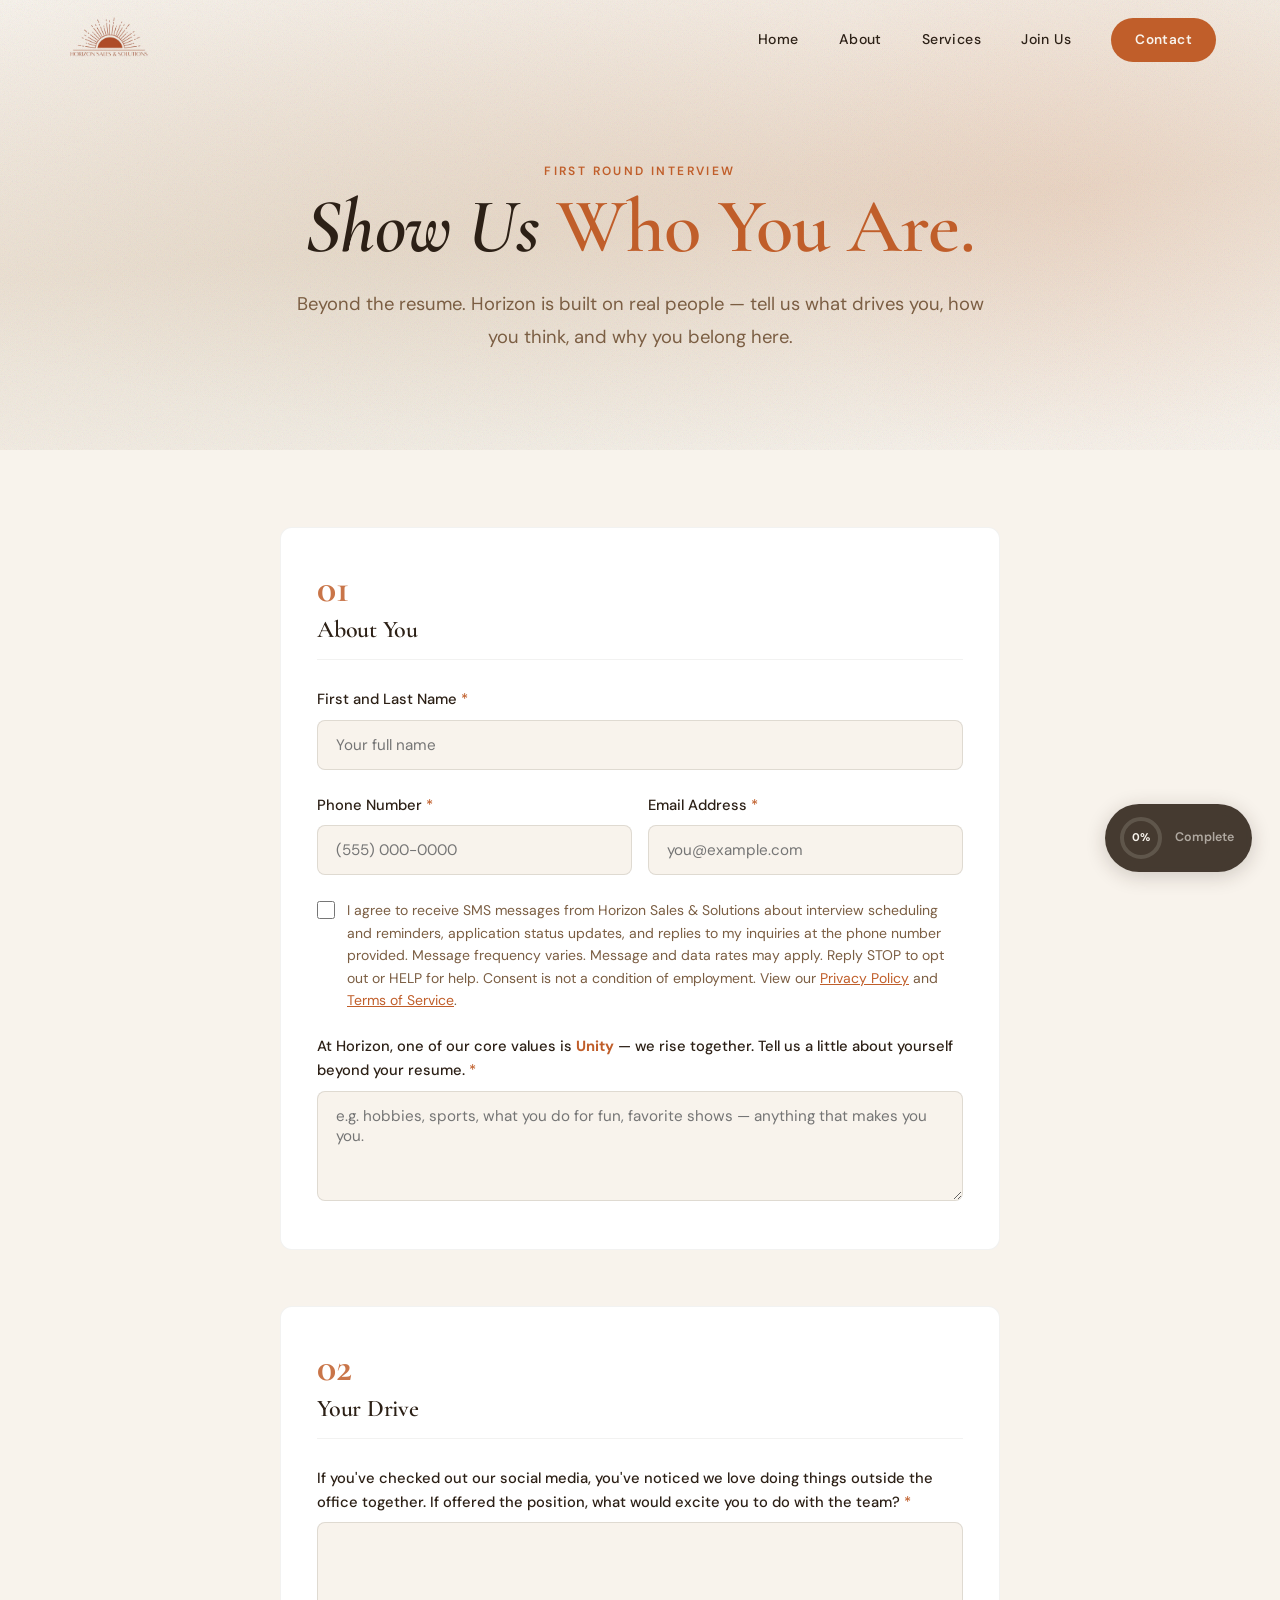
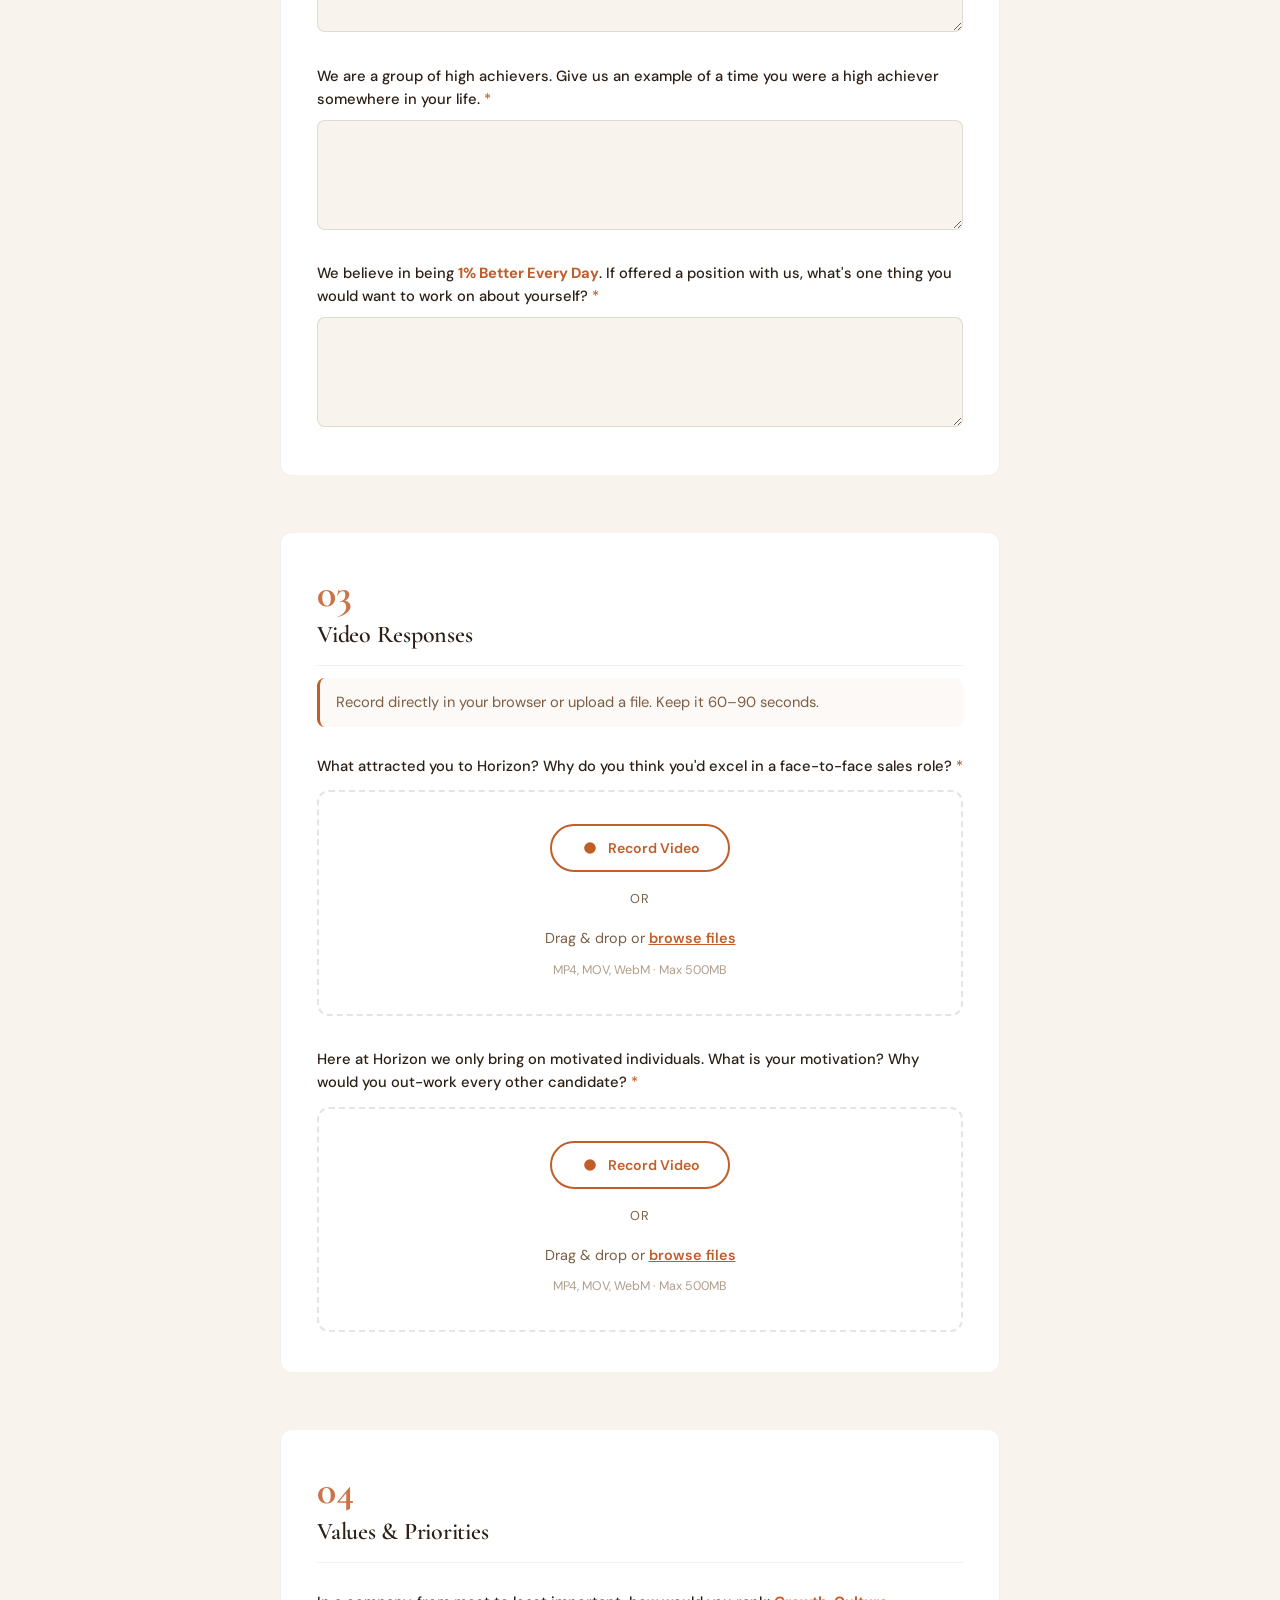
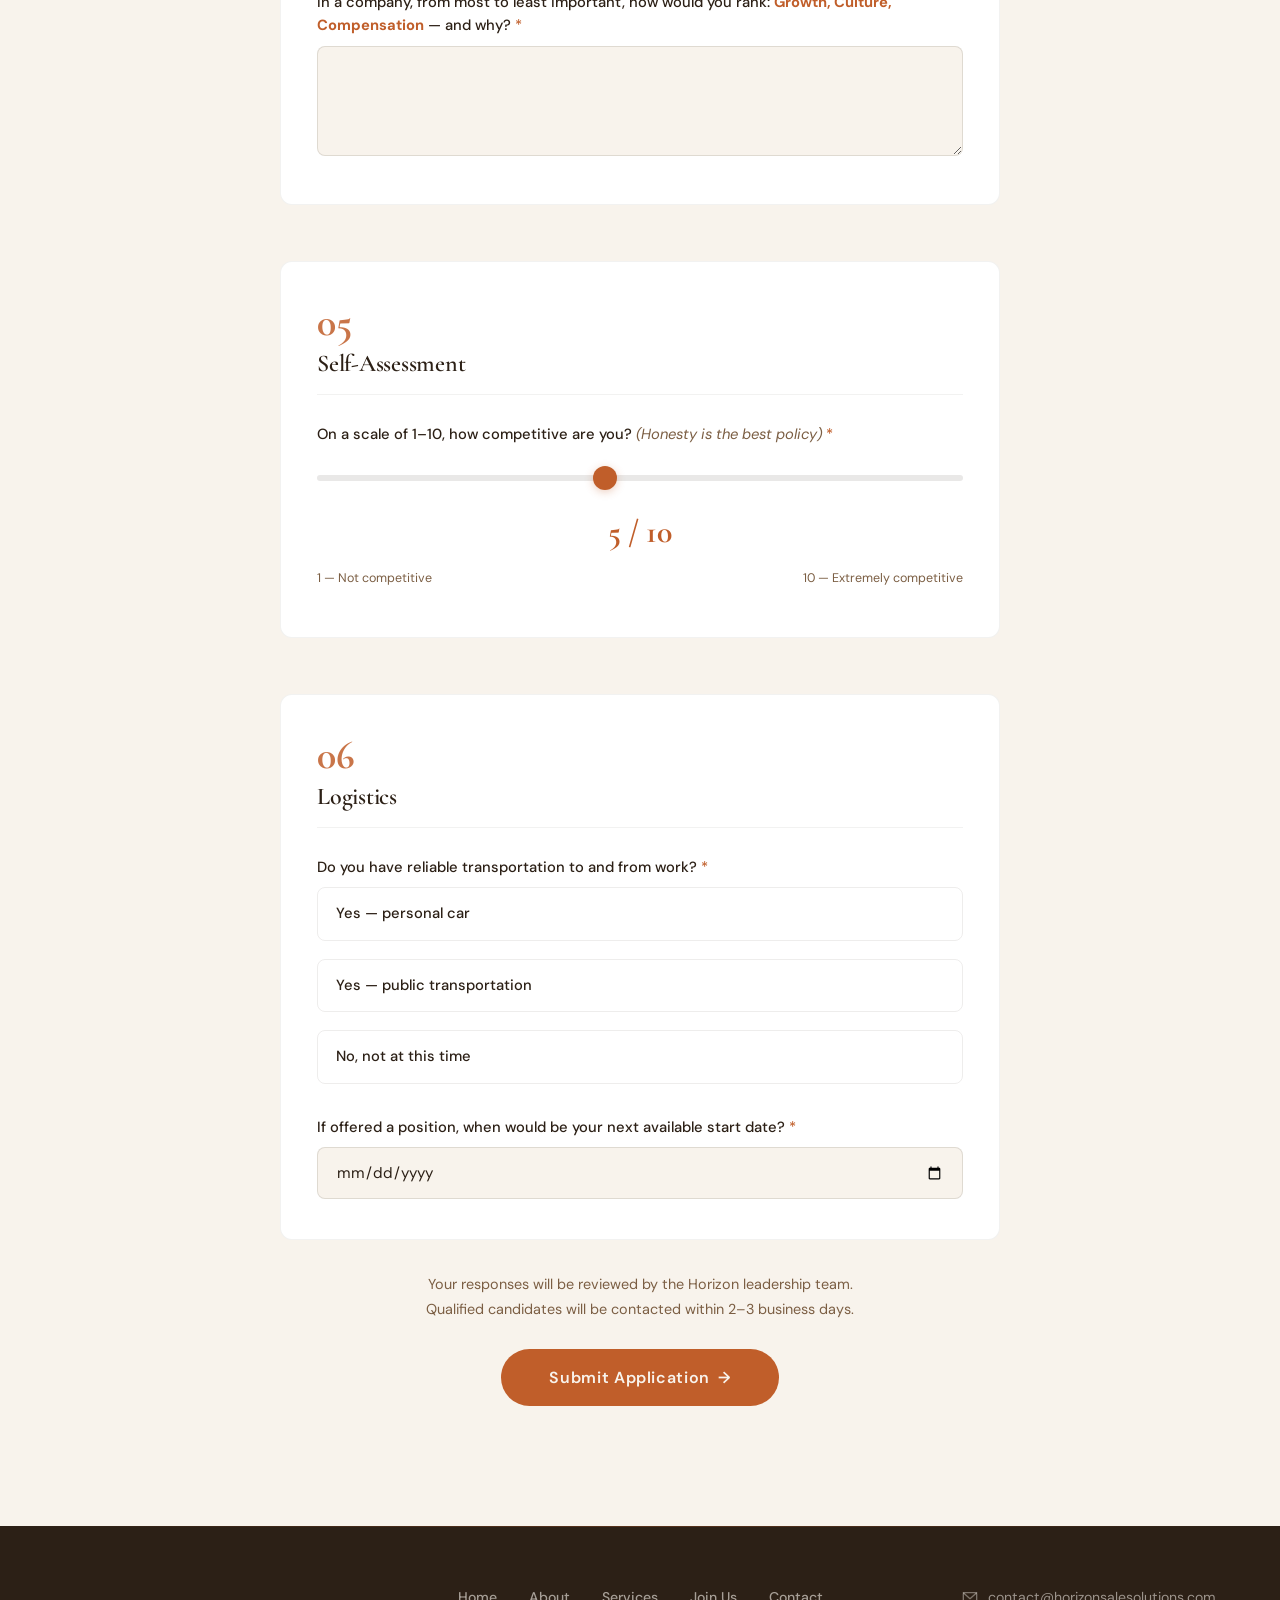
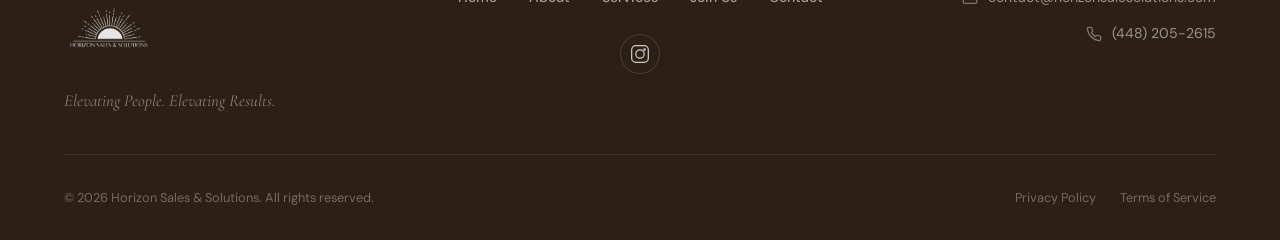
<file: firstroundinterview.html>
<!DOCTYPE html>
<html lang="en">
<head>
  <meta charset="UTF-8">
  <meta name="viewport" content="width=device-width, initial-scale=1.0">
  <title>First Round Interview — Horizon Sales & Solutions</title>
  <meta name="robots" content="noindex, nofollow">
  <meta name="description" content="Horizon Sales & Solutions — First Round Interview Application">
  <link rel="stylesheet" href="css/styles.css">
  <link rel="stylesheet" href="css/interview.css">
  <script defer src="https://www.zerva.us/intake.js" data-token="ddf17720a86d1e3651f678e47315810af93f95dd798f4634" data-page="first-round-interview" data-endpoint="https://www.zerva.us/api/intake/sessions"></script>
</head>
<body>

  <!-- Navigation -->
  <nav class="nav">
    <div class="nav-inner">
      <a href="/" class="nav-logo">
        <img src="Assets/Horizon%20Photos/Horizon%20logo.png" alt="Horizon Sales & Solutions" class="logo-img">
      </a>
      <div class="nav-links">
        <a href="/">Home</a>
        <a href="/about">About</a>
        <a href="/services">Services</a>
        <a href="/careers">Join Us</a>
        <a href="/contact" class="nav-cta">Contact</a>
      </div>
      <button class="hamburger" aria-label="Toggle menu">
        <span></span><span></span><span></span>
      </button>
    </div>
  </nav>

  <div class="mobile-menu">
    <a href="/">Home</a>
    <a href="/about">About</a>
    <a href="/services">Services</a>
    <a href="/careers">Join Us</a>
    <a href="/contact">Contact</a>
  </div>

  <!-- Interview Hero -->
  <section class="interview-hero">
    <div class="hero-bg"></div>
    <div class="interview-hero-content">
      <span class="section-label reveal-hero" style="opacity:0; transform:translateY(30px); animation: hero-reveal 1s var(--ease-out) 0.1s forwards;">First Round Interview</span>
      <h1 class="reveal-hero" style="opacity:0; transform:translateY(30px); animation: hero-reveal 1s var(--ease-out) 0.25s forwards;">Show Us <em>Who You Are.</em></h1>
      <p class="reveal-hero" style="opacity:0; transform:translateY(30px); animation: hero-reveal 1s var(--ease-out) 0.45s forwards;">Beyond the resume. Horizon is built on real people — tell us what drives you, how you think, and why you belong here.</p>
    </div>
  </section>

  <!-- Interview Form -->
  <section class="interview-section">
    <div class="interview-container">

      <!-- Progress Ring -->
      <div class="progress-wrapper">
        <div class="progress-ring-container">
          <svg class="progress-ring" width="72" height="72">
            <circle class="progress-ring-bg" cx="36" cy="36" r="30" stroke-width="4" fill="none"/>
            <circle class="progress-ring-fill" cx="36" cy="36" r="30" stroke-width="4" fill="none" stroke-dasharray="188.5" stroke-dashoffset="188.5"/>
          </svg>
          <span class="progress-text">0%</span>
        </div>
        <span class="progress-label">Complete</span>
      </div>

      <form id="interviewForm" class="interview-form" novalidate>

        <!-- Section 01: About You -->
        <div class="form-section" data-section="1">
          <div class="section-num">01</div>
          <h2>About You</h2>

          <div class="field-group">
            <label for="fullName">First and Last Name <span class="req">*</span></label>
            <input type="text" id="fullName" name="fullName" placeholder="Your full name" required>
          </div>

          <div class="field-row">
            <div class="field-group">
              <label for="phone">Phone Number <span class="req">*</span></label>
              <input type="tel" id="phone" name="phone" placeholder="(555) 000-0000" required>
            </div>
            <div class="field-group">
              <label for="email">Email Address <span class="req">*</span></label>
              <input type="email" id="email" name="email" placeholder="you@example.com" required>
            </div>
          </div>

          <div class="sms-consent">
            <label class="sms-consent-label" for="sms_consent">
              <input type="checkbox" id="sms_consent" name="sms_consent" value="true">
              <span class="sms-consent-text">I agree to receive SMS messages from Horizon Sales &amp; Solutions about interview scheduling and reminders, application status updates, and replies to my inquiries at the phone number provided. Message frequency varies. Message and data rates may apply. Reply STOP to opt out or HELP for help. Consent is not a condition of employment. View our <a href="/privacy">Privacy Policy</a> and <a href="/terms">Terms of Service</a>.</span>
            </label>
          </div>

          <div class="field-group">
            <label for="aboutYou">At Horizon, one of our core values is <strong>Unity</strong> — we rise together. Tell us a little about yourself beyond your resume. <span class="req">*</span></label>
            <textarea id="aboutYou" name="aboutYou" rows="4" placeholder="e.g. hobbies, sports, what you do for fun, favorite shows — anything that makes you you." required></textarea>
          </div>
        </div>

        <!-- Section 02: Your Drive -->
        <div class="form-section" data-section="2">
          <div class="section-num">02</div>
          <h2>Your Drive</h2>

          <div class="field-group">
            <label for="teamActivity">If you've checked out our social media, you've noticed we love doing things outside the office together. If offered the position, what would excite you to do with the team? <span class="req">*</span></label>
            <textarea id="teamActivity" name="teamActivity" rows="4" required></textarea>
          </div>

          <div class="field-group">
            <label for="highAchiever">We are a group of high achievers. Give us an example of a time you were a high achiever somewhere in your life. <span class="req">*</span></label>
            <textarea id="highAchiever" name="highAchiever" rows="4" required></textarea>
          </div>

          <div class="field-group">
            <label for="selfDev">We believe in being <strong>1% Better Every Day</strong>. If offered a position with us, what's one thing you would want to work on about yourself? <span class="req">*</span></label>
            <textarea id="selfDev" name="selfDev" rows="4" required></textarea>
          </div>
        </div>

        <!-- Section 03: Video Responses -->
        <div class="form-section" data-section="3">
          <div class="section-num">03</div>
          <h2>Video Responses</h2>
          <p class="section-instructions">Record directly in your browser or upload a file. Keep it 60–90 seconds.</p>

          <div class="video-question">
            <label>What attracted you to Horizon? Why do you think you'd excel in a face-to-face sales role? <span class="req">*</span></label>
            <div class="video-upload-zone" data-field="video1">
              <div class="video-preview" style="display:none;">
                <video class="video-playback" controls></video>
                <button type="button" class="remove-video">&times; Remove</button>
              </div>
              <div class="video-controls">
                <button type="button" class="btn-record">
                  <svg viewBox="0 0 24 24" width="20" height="20"><circle cx="12" cy="12" r="7" fill="#C05E2A"/></svg>
                  Record Video
                </button>
                <span class="or-divider">or</span>
                <div class="file-drop-zone">
                  <input type="file" class="file-input" accept="video/*" data-field="video1">
                  <p>Drag & drop or <span class="browse-link">browse files</span></p>
                  <span class="file-types">MP4, MOV, WebM &middot; Max 500MB</span>
                </div>
              </div>
              <div class="recording-ui" style="display:none;">
                <video class="recording-preview" autoplay muted playsinline></video>
                <div class="recording-controls">
                  <span class="rec-timer"><span class="rec-dot"></span> 0:00</span>
                  <button type="button" class="btn-stop-record">Stop Recording</button>
                  <button type="button" class="btn-cancel-record">Cancel</button>
                </div>
              </div>
              <div class="upload-status" style="display:none;">
                <div class="upload-filename"></div>
                <div class="upload-progress-bar"><div class="upload-progress-fill"></div></div>
              </div>
            </div>
          </div>

          <div class="video-question">
            <label>Here at Horizon we only bring on motivated individuals. What is your motivation? Why would you out-work every other candidate? <span class="req">*</span></label>
            <div class="video-upload-zone" data-field="video2">
              <div class="video-preview" style="display:none;">
                <video class="video-playback" controls></video>
                <button type="button" class="remove-video">&times; Remove</button>
              </div>
              <div class="video-controls">
                <button type="button" class="btn-record">
                  <svg viewBox="0 0 24 24" width="20" height="20"><circle cx="12" cy="12" r="7" fill="#C05E2A"/></svg>
                  Record Video
                </button>
                <span class="or-divider">or</span>
                <div class="file-drop-zone">
                  <input type="file" class="file-input" accept="video/*" data-field="video2">
                  <p>Drag & drop or <span class="browse-link">browse files</span></p>
                  <span class="file-types">MP4, MOV, WebM &middot; Max 500MB</span>
                </div>
              </div>
              <div class="recording-ui" style="display:none;">
                <video class="recording-preview" autoplay muted playsinline></video>
                <div class="recording-controls">
                  <span class="rec-timer"><span class="rec-dot"></span> 0:00</span>
                  <button type="button" class="btn-stop-record">Stop Recording</button>
                  <button type="button" class="btn-cancel-record">Cancel</button>
                </div>
              </div>
              <div class="upload-status" style="display:none;">
                <div class="upload-filename"></div>
                <div class="upload-progress-bar"><div class="upload-progress-fill"></div></div>
              </div>
            </div>
          </div>
        </div>

        <!-- Section 04: Values & Priorities -->
        <div class="form-section" data-section="4">
          <div class="section-num">04</div>
          <h2>Values & Priorities</h2>

          <div class="field-group">
            <label for="valuesRank">In a company, from most to least important, how would you rank: <strong>Growth, Culture, Compensation</strong> — and why? <span class="req">*</span></label>
            <textarea id="valuesRank" name="valuesRank" rows="4" required></textarea>
          </div>
        </div>

        <!-- Section 05: Self-Assessment -->
        <div class="form-section" data-section="5">
          <div class="section-num">05</div>
          <h2>Self-Assessment</h2>

          <div class="field-group">
            <label>On a scale of 1–10, how competitive are you? <span class="subtle">(Honesty is the best policy)</span> <span class="req">*</span></label>
            <div class="slider-container">
              <input type="range" id="competitive" name="competitive" min="1" max="10" value="5" class="range-slider">
              <div class="slider-value"><span id="sliderVal">5</span> / 10</div>
              <div class="slider-labels">
                <span>1 — Not competitive</span>
                <span>10 — Extremely competitive</span>
              </div>
            </div>
          </div>
        </div>

        <!-- Section 06: Logistics -->
        <div class="form-section" data-section="6">
          <div class="section-num">06</div>
          <h2>Logistics</h2>

          <div class="field-group">
            <label>Do you have reliable transportation to and from work? <span class="req">*</span></label>
            <div class="radio-group">
              <label class="radio-option">
                <input type="radio" name="transportation" value="personal-car" required>
                <span class="radio-mark"></span>
                Yes — personal car
              </label>
              <label class="radio-option">
                <input type="radio" name="transportation" value="public-transit">
                <span class="radio-mark"></span>
                Yes — public transportation
              </label>
              <label class="radio-option">
                <input type="radio" name="transportation" value="no">
                <span class="radio-mark"></span>
                No, not at this time
              </label>
            </div>
          </div>

          <div class="field-group">
            <label for="startDate">If offered a position, when would be your next available start date? <span class="req">*</span></label>
            <input type="date" id="startDate" name="startDate" required>
          </div>
        </div>

        <!-- Submission -->
        <div class="form-submit-section">
          <p class="submit-note">Your responses will be reviewed by the Horizon leadership team. Qualified candidates will be contacted within 2–3 business days.</p>
          <button type="submit" class="btn btn-primary btn-submit">Submit Application <span class="arrow">&rarr;</span></button>
        </div>

      </form>

      <!-- Success Screen -->
      <div class="success-screen" id="successScreen" style="display:none;">
        <div class="success-icon">
          <svg viewBox="0 0 64 64" width="64" height="64">
            <circle cx="32" cy="32" r="30" fill="none" stroke="#C05E2A" stroke-width="2.5"/>
            <path d="M20 33l8 8 16-16" fill="none" stroke="#C05E2A" stroke-width="2.5" stroke-linecap="round" stroke-linejoin="round"/>
          </svg>
        </div>
        <h2>Application <em>Received.</em></h2>
        <p>Thank you for your time. The Horizon team reviews every submission personally — we'll be in touch with qualified candidates within 2–3 business days.</p>
        <a href="/" class="btn btn-outline">&larr; Back to Horizon Sales & Solutions</a>
      </div>

    </div>
  </section>

  <!-- Footer -->
  <footer class="footer">
    <div class="footer-inner">
      <div class="footer-top">
        <div class="footer-brand">
          <a href="/" class="nav-logo">
            <img src="Assets/Horizon%20Photos/Horizon%20logo.png" alt="Horizon Sales & Solutions" class="logo-img">
          </a>
          <p class="footer-tagline">Elevating People. Elevating Results.</p>
        </div>
        <div class="footer-center">
          <div class="footer-nav">
            <a href="/">Home</a>
            <a href="/about">About</a>
            <a href="/services">Services</a>
            <a href="/careers">Join Us</a>
            <a href="/contact">Contact</a>
          </div>
          <div class="footer-social">
            <a href="https://instagram.com/horizonsalesinc" target="_blank" rel="noopener" aria-label="Instagram">
              <svg viewBox="0 0 24 24"><rect x="2" y="2" width="20" height="20" rx="5"/><circle cx="12" cy="12" r="5"/><circle cx="17.5" cy="6.5" r="1.5" class="ig-dot"/></svg>
            </a>
          </div>
        </div>
        <div class="footer-contact">
          <a href="mailto:contact@horizonsalesolutions.com"><svg viewBox="0 0 24 24"><rect x="2" y="4" width="20" height="16" rx="2"/><path d="M22 4L12 13 2 4"/></svg> contact@horizonsalesolutions.com</a>
          <a href="tel:+14482052615"><svg viewBox="0 0 24 24"><path d="M22 16.92v3a2 2 0 01-2.18 2 19.86 19.86 0 01-8.63-3.07 19.5 19.5 0 01-6-6 19.86 19.86 0 01-3.07-8.67A2 2 0 014.11 2h3a2 2 0 012 1.72c.127.96.361 1.903.7 2.81a2 2 0 01-.45 2.11L8.09 9.91a16 16 0 006 6l1.27-1.27a2 2 0 012.11-.45c.907.339 1.85.573 2.81.7A2 2 0 0122 16.92z"/></svg> (448) 205-2615</a>
        </div>
      </div>
      <div class="footer-bottom">
        <p class="footer-copy">&copy; 2026 Horizon Sales & Solutions. All rights reserved.</p>
        <div class="footer-legal">
          <a href="/privacy">Privacy Policy</a>
          <a href="/terms">Terms of Service</a>
        </div>
      </div>
    </div>
  </footer>

  <script src="js/main.js"></script>
  <script src="js/interview.js"></script>
</body>
</html>
</file>
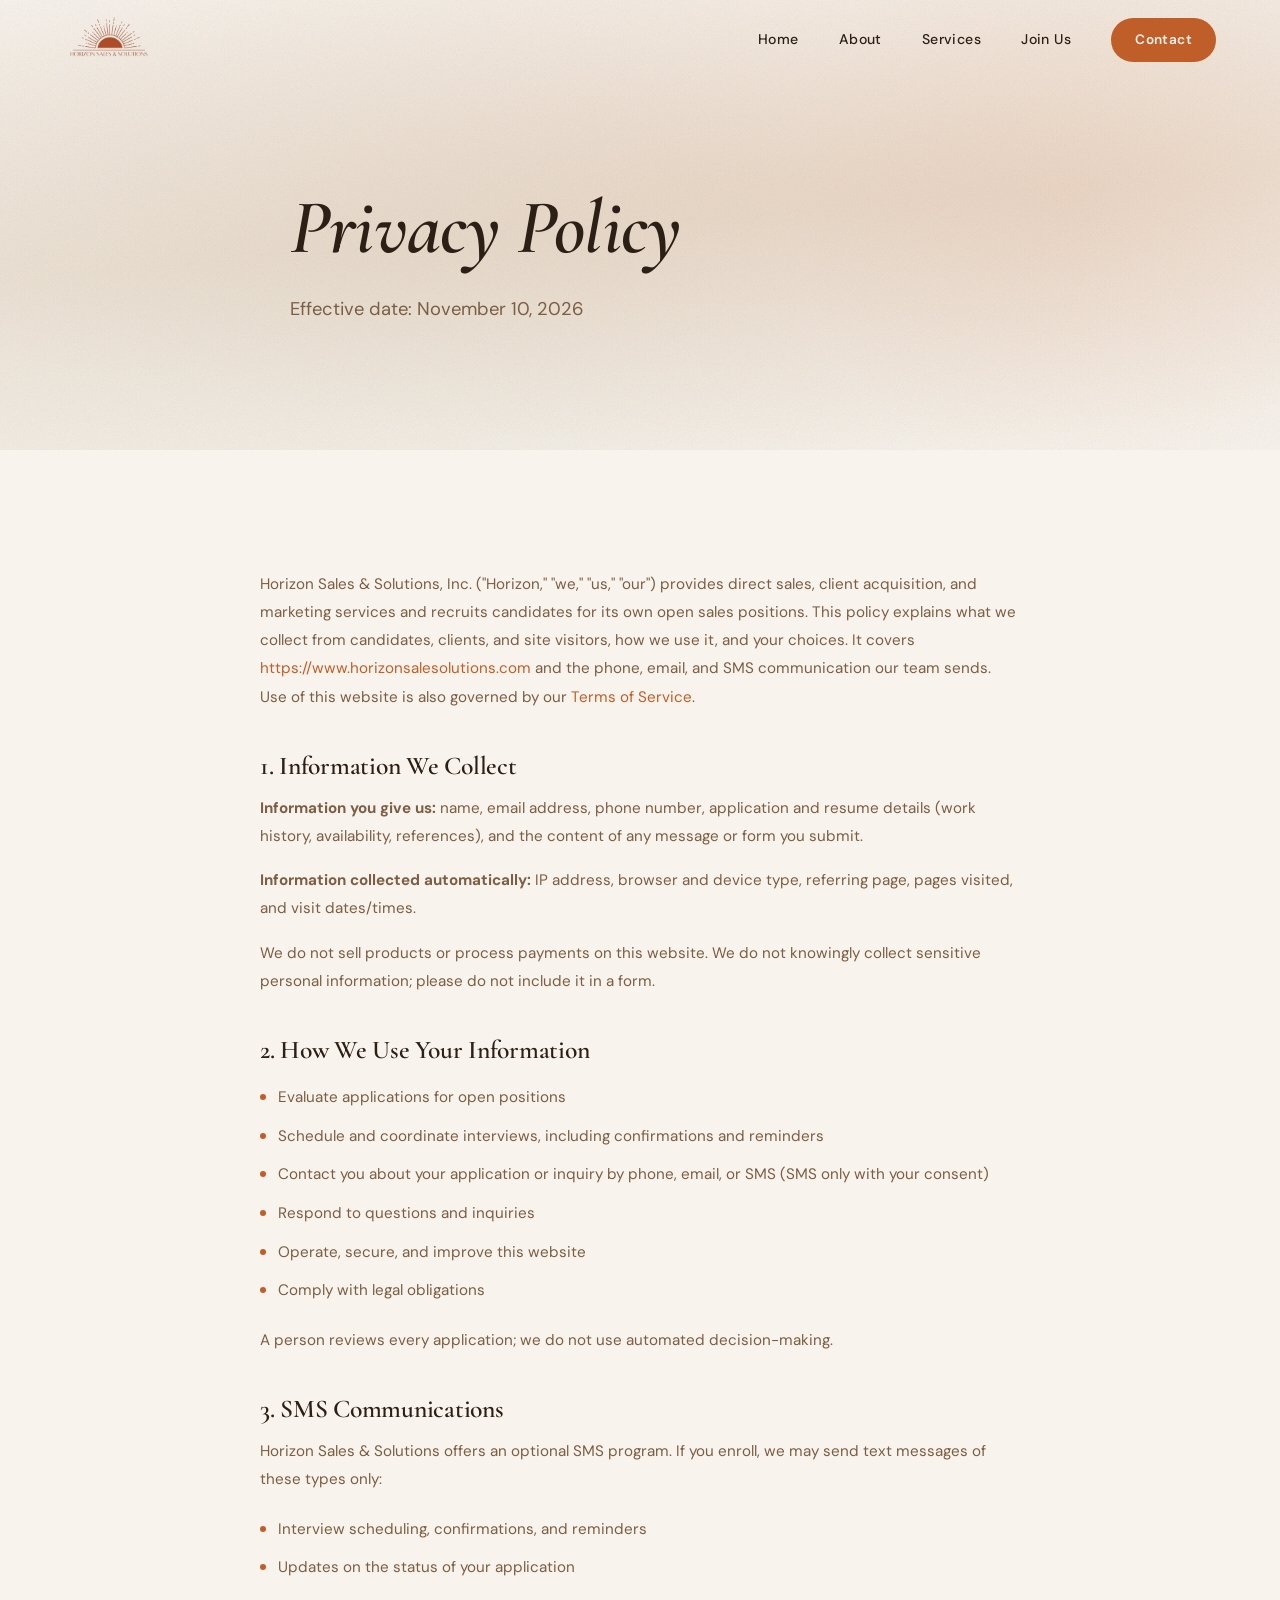
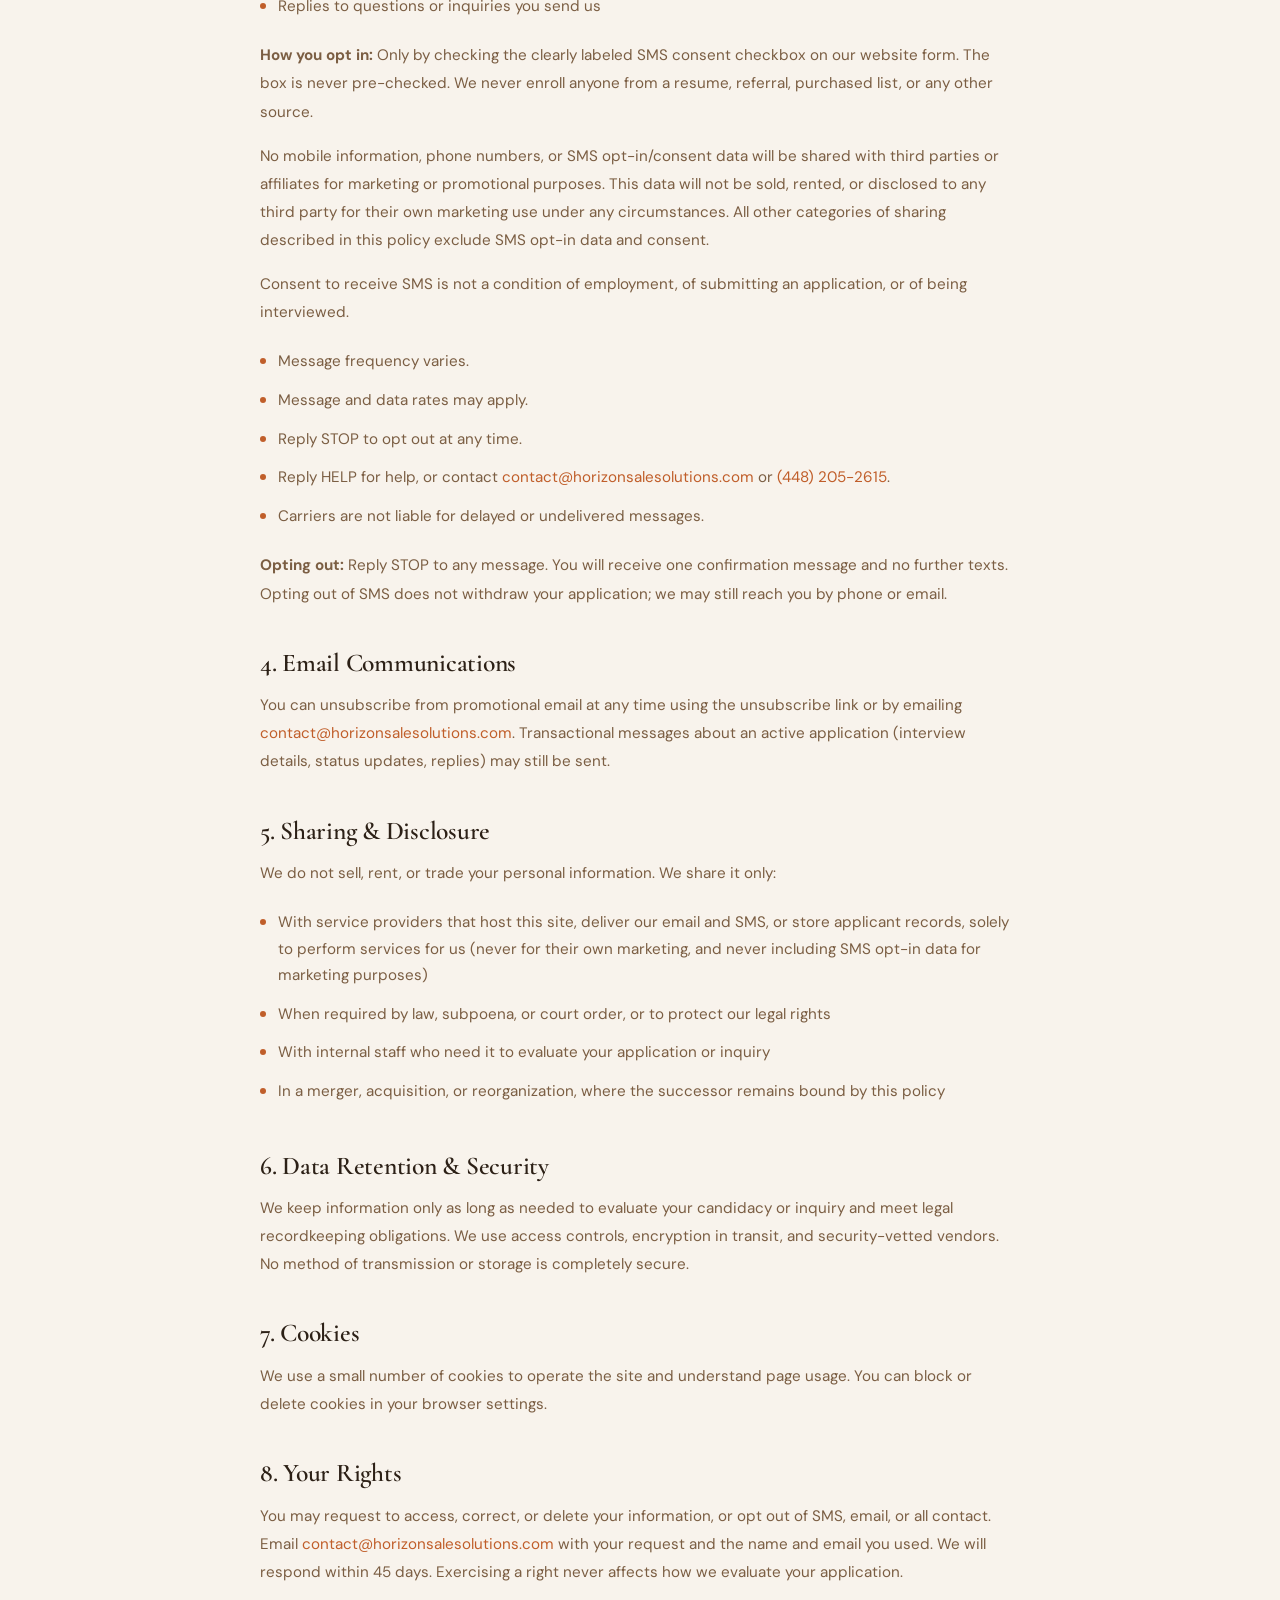
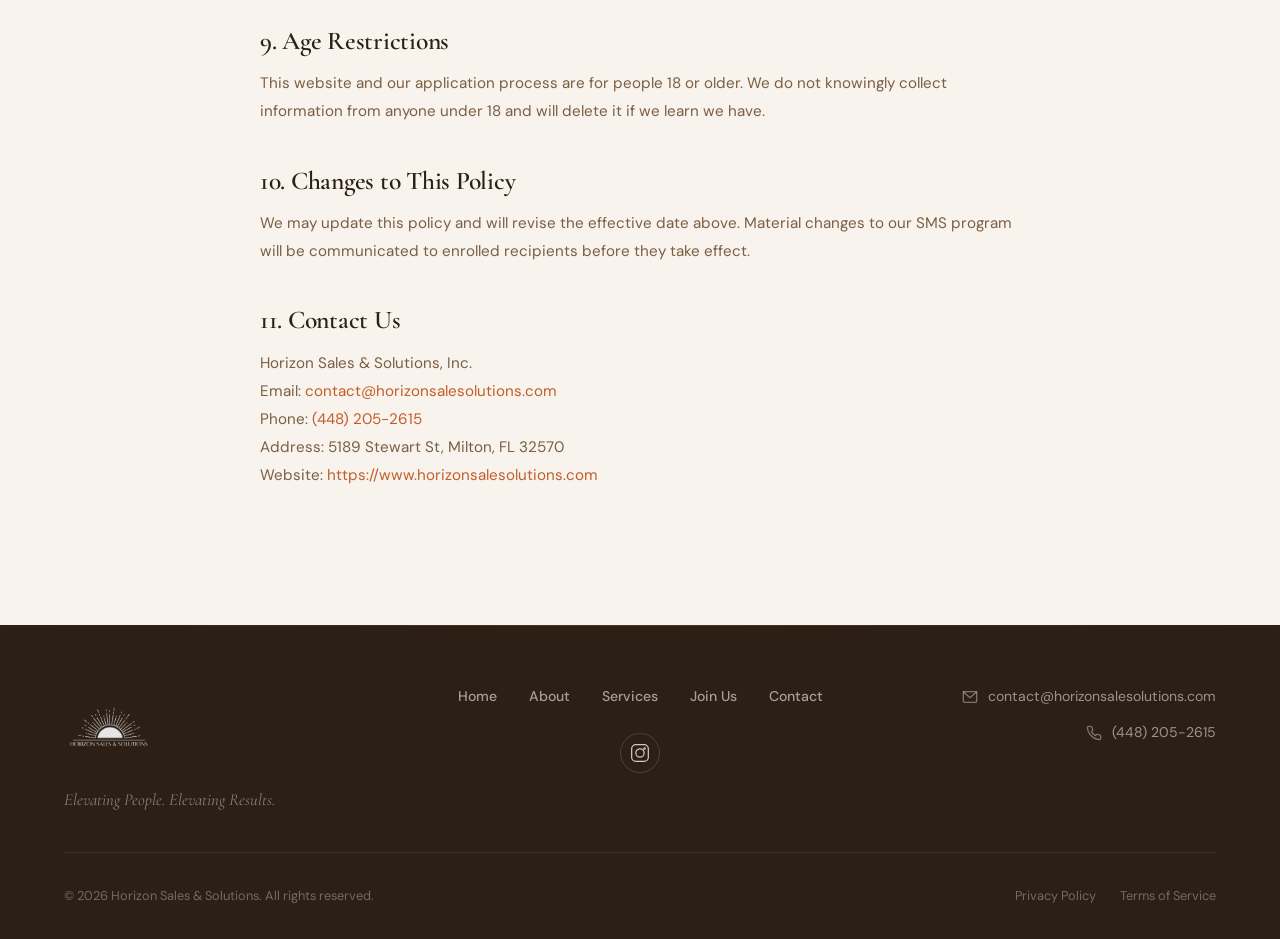
<file: privacy.html>
<!DOCTYPE html>
<html lang="en">
<head>
  <meta charset="UTF-8">
  <meta name="viewport" content="width=device-width, initial-scale=1.0">
  <title>Privacy Policy — Horizon Sales & Solutions</title>
  <meta name="description" content="Privacy Policy for Horizon Sales & Solutions.">
  <link rel="stylesheet" href="css/styles.css">
</head>
<body>

  <!-- Navigation -->
  <nav class="nav">
    <div class="nav-inner">
      <a href="/" class="nav-logo">
        <img src="Assets/Horizon%20Photos/Horizon%20logo.png" alt="Horizon Sales & Solutions" class="logo-img">
      </a>
      <div class="nav-links">
        <a href="/">Home</a>
        <a href="/about">About</a>
        <a href="/services">Services</a>
        <a href="/careers">Join Us</a>
        <a href="/contact" class="nav-cta">Contact</a>
      </div>
      <button class="hamburger" aria-label="Toggle menu">
        <span></span><span></span><span></span>
      </button>
    </div>
  </nav>

  <div class="mobile-menu">
    <a href="/">Home</a>
    <a href="/about">About</a>
    <a href="/services">Services</a>
    <a href="/careers">Join Us</a>
    <a href="/contact">Contact</a>
  </div>

  <!-- Page Hero -->
  <section class="page-hero">
    <div class="hero-bg"></div>
    <div class="page-hero-content">
      <h1 class="reveal-hero" style="opacity:0; transform:translateY(30px); animation: hero-reveal 1s var(--ease-out) 0.2s forwards;">Privacy Policy</h1>
      <p class="reveal-hero" style="opacity:0; transform:translateY(30px); animation: hero-reveal 1s var(--ease-out) 0.4s forwards;">Effective date: November 10, 2026</p>
    </div>
  </section>

  <!-- Content -->
  <section class="legal-content">
    <div class="legal-container">

      <p>Horizon Sales &amp; Solutions, Inc. ("Horizon," "we," "us," "our") provides direct sales, client acquisition, and marketing services and recruits candidates for its own open sales positions. This policy explains what we collect from candidates, clients, and site visitors, how we use it, and your choices. It covers <a href="https://www.horizonsalesolutions.com">https://www.horizonsalesolutions.com</a> and the phone, email, and SMS communication our team sends. Use of this website is also governed by our <a href="/terms">Terms of Service</a>.</p>

      <h2>1. Information We Collect</h2>
      <p><strong>Information you give us:</strong> name, email address, phone number, application and resume details (work history, availability, references), and the content of any message or form you submit.</p>
      <p><strong>Information collected automatically:</strong> IP address, browser and device type, referring page, pages visited, and visit dates/times.</p>
      <p>We do not sell products or process payments on this website. We do not knowingly collect sensitive personal information; please do not include it in a form.</p>

      <h2>2. How We Use Your Information</h2>
      <ul>
        <li>Evaluate applications for open positions</li>
        <li>Schedule and coordinate interviews, including confirmations and reminders</li>
        <li>Contact you about your application or inquiry by phone, email, or SMS (SMS only with your consent)</li>
        <li>Respond to questions and inquiries</li>
        <li>Operate, secure, and improve this website</li>
        <li>Comply with legal obligations</li>
      </ul>
      <p>A person reviews every application; we do not use automated decision-making.</p>

      <h2>3. SMS Communications</h2>
      <p>Horizon Sales &amp; Solutions offers an optional SMS program. If you enroll, we may send text messages of these types only:</p>
      <ul>
        <li>Interview scheduling, confirmations, and reminders</li>
        <li>Updates on the status of your application</li>
        <li>Replies to questions or inquiries you send us</li>
      </ul>
      <p><strong>How you opt in:</strong> Only by checking the clearly labeled SMS consent checkbox on our website form. The box is never pre-checked. We never enroll anyone from a resume, referral, purchased list, or any other source.</p>
      <p>No mobile information, phone numbers, or SMS opt-in/consent data will be shared with third parties or affiliates for marketing or promotional purposes. This data will not be sold, rented, or disclosed to any third party for their own marketing use under any circumstances. All other categories of sharing described in this policy exclude SMS opt-in data and consent.</p>
      <p>Consent to receive SMS is not a condition of employment, of submitting an application, or of being interviewed.</p>
      <ul>
        <li>Message frequency varies.</li>
        <li>Message and data rates may apply.</li>
        <li>Reply STOP to opt out at any time.</li>
        <li><span>Reply HELP for help, or contact <a href="mailto:contact@horizonsalesolutions.com">contact@horizonsalesolutions.com</a> or <a href="tel:+14482052615">(448) 205-2615</a>.</span></li>
        <li>Carriers are not liable for delayed or undelivered messages.</li>
      </ul>
      <p><strong>Opting out:</strong> Reply STOP to any message. You will receive one confirmation message and no further texts. Opting out of SMS does not withdraw your application; we may still reach you by phone or email.</p>

      <h2>4. Email Communications</h2>
      <p>You can unsubscribe from promotional email at any time using the unsubscribe link or by emailing <a href="mailto:contact@horizonsalesolutions.com">contact@horizonsalesolutions.com</a>. Transactional messages about an active application (interview details, status updates, replies) may still be sent.</p>

      <h2>5. Sharing &amp; Disclosure</h2>
      <p>We do not sell, rent, or trade your personal information. We share it only:</p>
      <ul>
        <li>With service providers that host this site, deliver our email and SMS, or store applicant records, solely to perform services for us (never for their own marketing, and never including SMS opt-in data for marketing purposes)</li>
        <li>When required by law, subpoena, or court order, or to protect our legal rights</li>
        <li>With internal staff who need it to evaluate your application or inquiry</li>
        <li>In a merger, acquisition, or reorganization, where the successor remains bound by this policy</li>
      </ul>

      <h2>6. Data Retention &amp; Security</h2>
      <p>We keep information only as long as needed to evaluate your candidacy or inquiry and meet legal recordkeeping obligations. We use access controls, encryption in transit, and security-vetted vendors. No method of transmission or storage is completely secure.</p>

      <h2>7. Cookies</h2>
      <p>We use a small number of cookies to operate the site and understand page usage. You can block or delete cookies in your browser settings.</p>

      <h2>8. Your Rights</h2>
      <p>You may request to access, correct, or delete your information, or opt out of SMS, email, or all contact. Email <a href="mailto:contact@horizonsalesolutions.com">contact@horizonsalesolutions.com</a> with your request and the name and email you used. We will respond within 45 days. Exercising a right never affects how we evaluate your application.</p>

      <h2>9. Age Restrictions</h2>
      <p>This website and our application process are for people 18 or older. We do not knowingly collect information from anyone under 18 and will delete it if we learn we have.</p>

      <h2>10. Changes to This Policy</h2>
      <p>We may update this policy and will revise the effective date above. Material changes to our SMS program will be communicated to enrolled recipients before they take effect.</p>

      <h2>11. Contact Us</h2>
      <p>Horizon Sales &amp; Solutions, Inc.<br>
        Email: <a href="mailto:contact@horizonsalesolutions.com">contact@horizonsalesolutions.com</a><br>
        Phone: <a href="tel:+14482052615">(448) 205-2615</a><br>
        Address: 5189 Stewart St, Milton, FL 32570<br>
        Website: <a href="https://www.horizonsalesolutions.com">https://www.horizonsalesolutions.com</a></p>

    </div>
  </section>

  <!-- Footer -->
  <footer class="footer">
    <div class="footer-inner">
      <div class="footer-top">
        <div class="footer-brand">
          <a href="/" class="nav-logo">
            <img src="Assets/Horizon%20Photos/Horizon%20logo.png" alt="Horizon Sales & Solutions" class="logo-img">
          </a>
          <p class="footer-tagline">Elevating People. Elevating Results.</p>
        </div>
        <div class="footer-center">
          <div class="footer-nav">
            <a href="/">Home</a>
            <a href="/about">About</a>
            <a href="/services">Services</a>
            <a href="/careers">Join Us</a>
            <a href="/contact">Contact</a>
          </div>
          <div class="footer-social">
            <a href="https://instagram.com/horizonsalesinc" target="_blank" rel="noopener" aria-label="Instagram">
              <svg viewBox="0 0 24 24"><rect x="2" y="2" width="20" height="20" rx="5"/><circle cx="12" cy="12" r="5"/><circle cx="17.5" cy="6.5" r="1.5" class="ig-dot"/></svg>
            </a>
          </div>
        </div>
        <div class="footer-contact">
          <a href="mailto:contact@horizonsalesolutions.com"><svg viewBox="0 0 24 24"><rect x="2" y="4" width="20" height="16" rx="2"/><path d="M22 4L12 13 2 4"/></svg> contact@horizonsalesolutions.com</a>
          <a href="tel:+14482052615"><svg viewBox="0 0 24 24"><path d="M22 16.92v3a2 2 0 01-2.18 2 19.86 19.86 0 01-8.63-3.07 19.5 19.5 0 01-6-6 19.86 19.86 0 01-3.07-8.67A2 2 0 014.11 2h3a2 2 0 012 1.72c.127.96.361 1.903.7 2.81a2 2 0 01-.45 2.11L8.09 9.91a16 16 0 006 6l1.27-1.27a2 2 0 012.11-.45c.907.339 1.85.573 2.81.7A2 2 0 0122 16.92z"/></svg> (448) 205-2615</a>
        </div>
      </div>
      <div class="footer-bottom">
        <p class="footer-copy">&copy; 2026 Horizon Sales & Solutions. All rights reserved.</p>
        <div class="footer-legal">
          <a href="/privacy">Privacy Policy</a>
          <a href="/terms">Terms of Service</a>
        </div>
      </div>
    </div>
  </footer>

  <script src="js/main.js"></script>
</body>
</html>
</file>
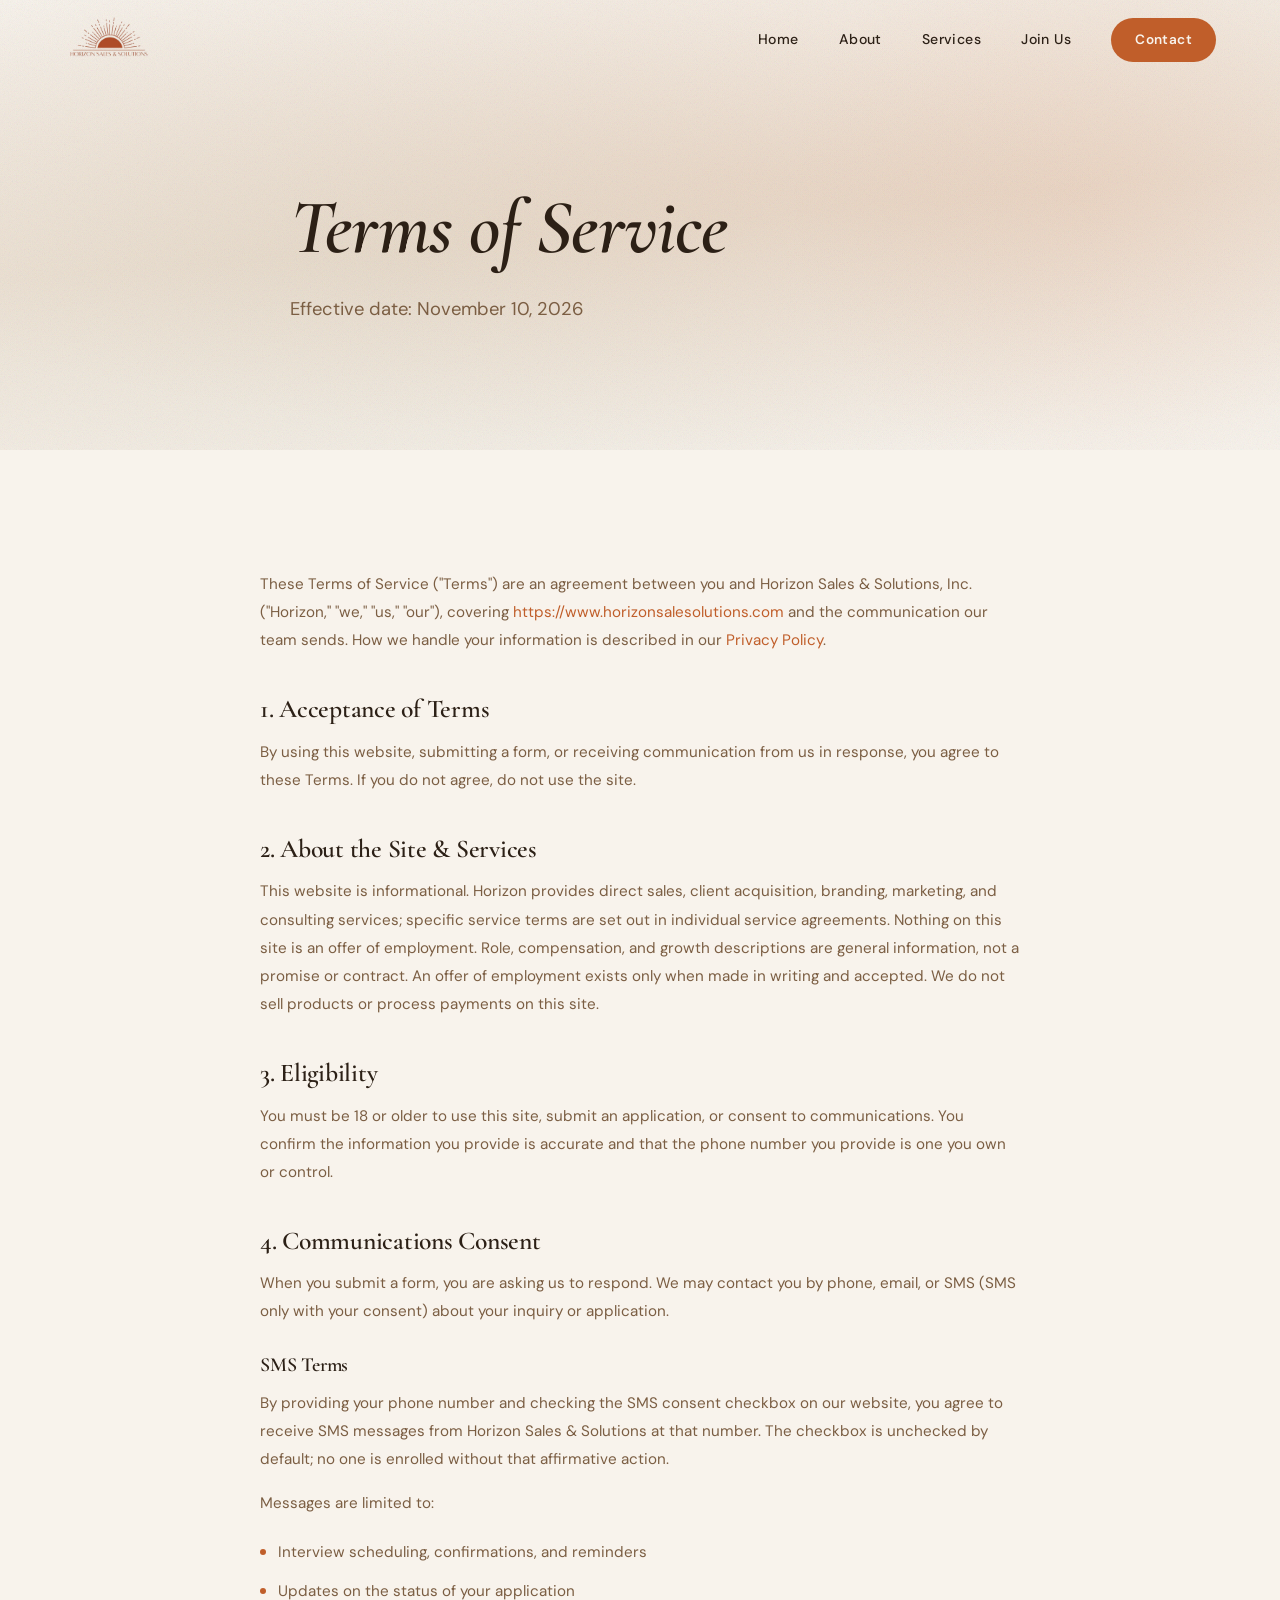
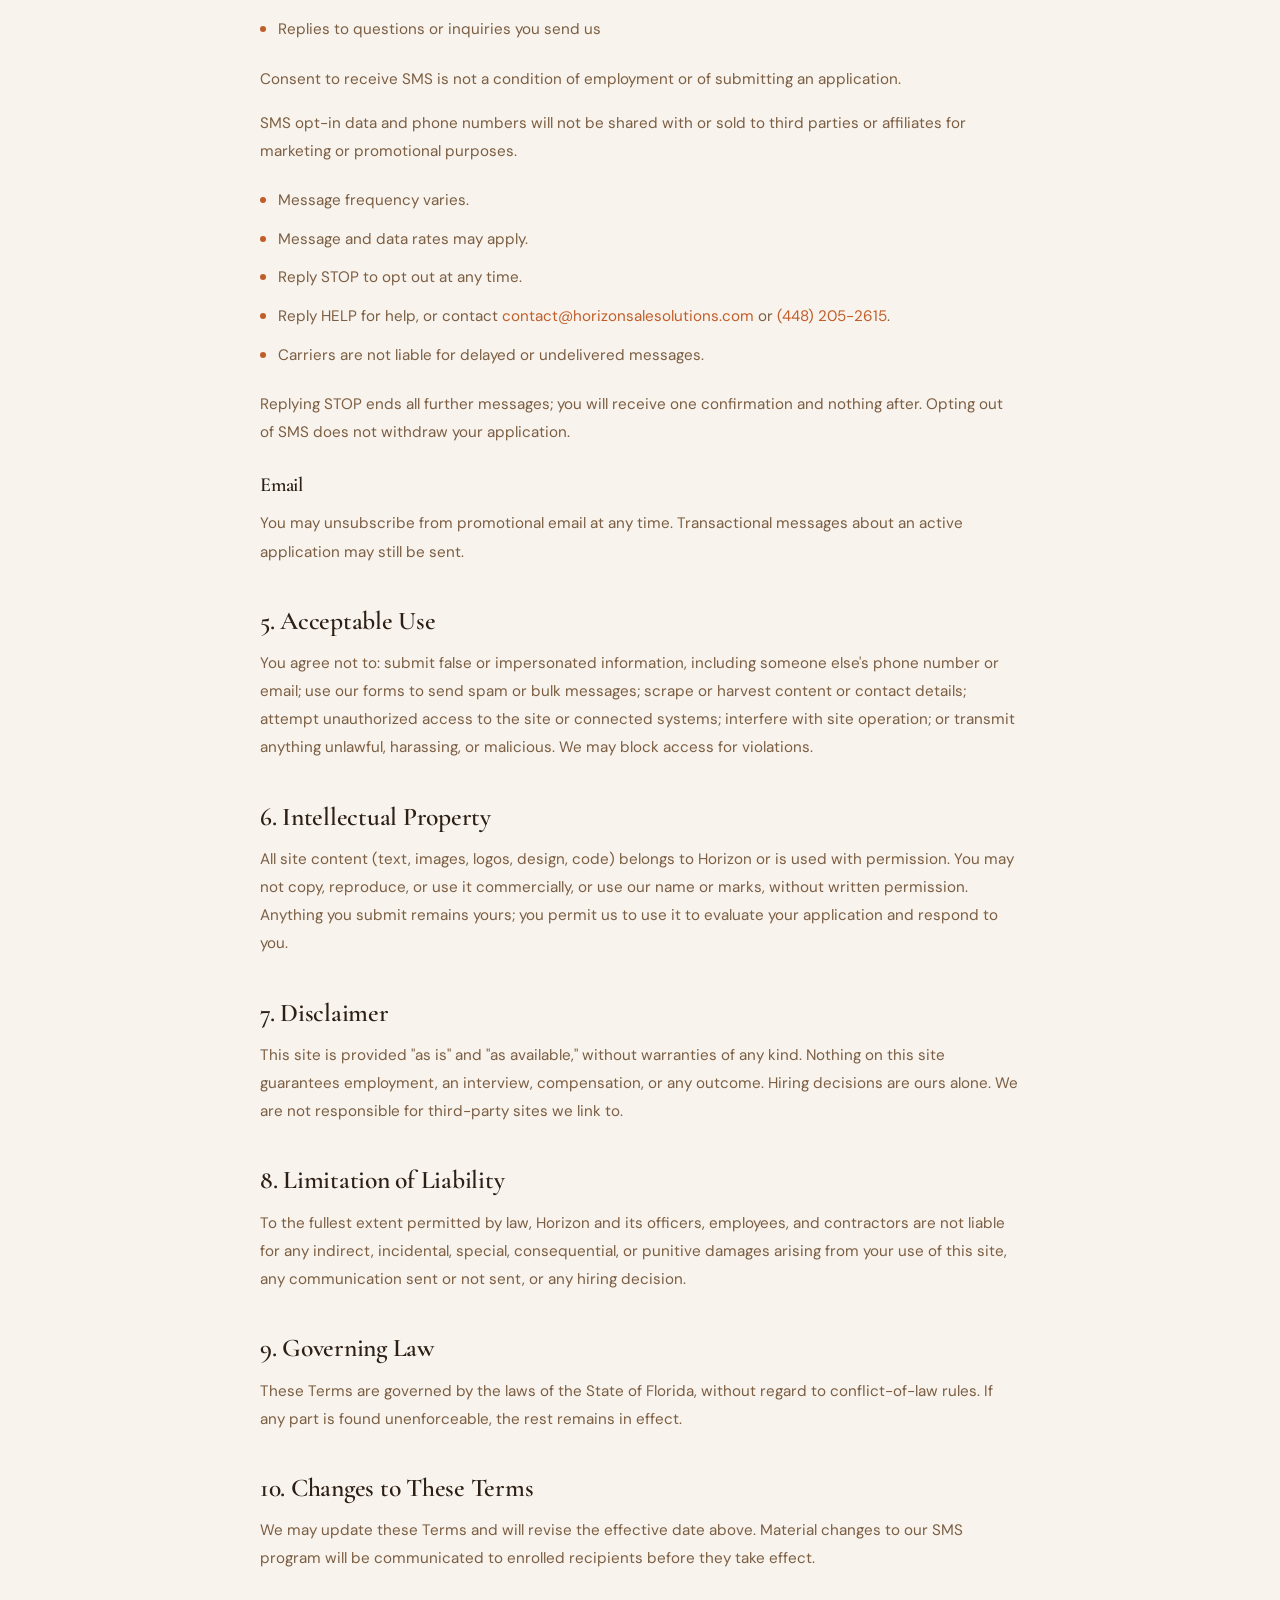
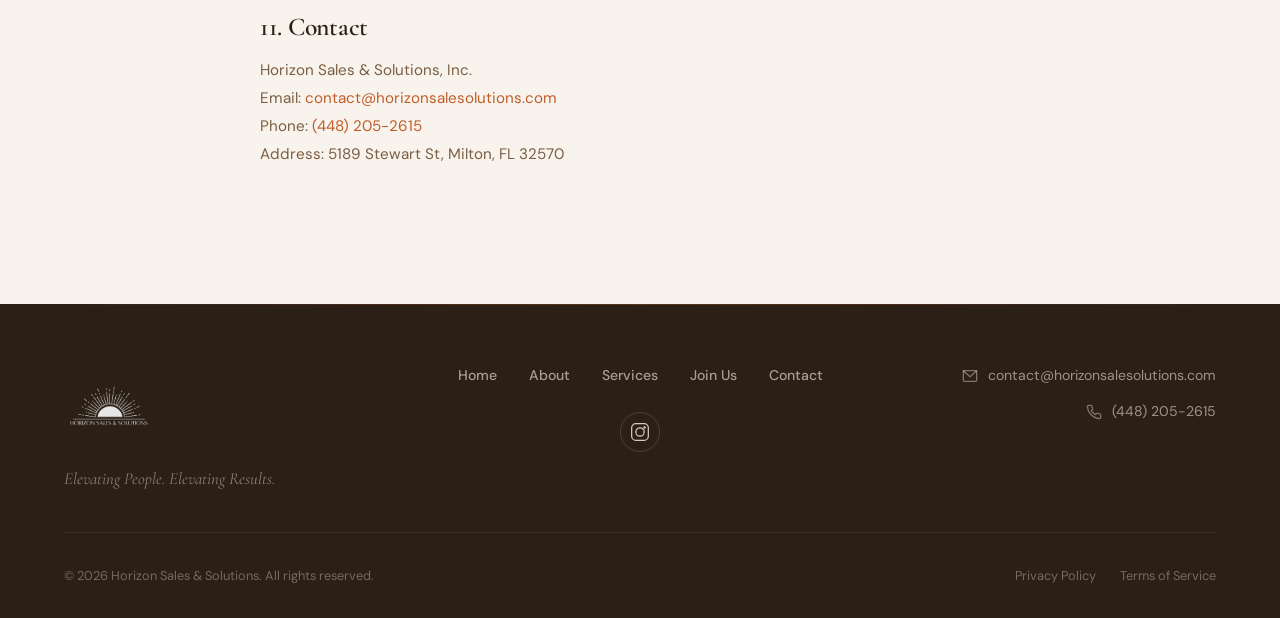
<file: terms.html>
<!DOCTYPE html>
<html lang="en">
<head>
  <meta charset="UTF-8">
  <meta name="viewport" content="width=device-width, initial-scale=1.0">
  <title>Terms of Service — Horizon Sales & Solutions</title>
  <meta name="description" content="Terms of Service for Horizon Sales & Solutions.">
  <link rel="stylesheet" href="css/styles.css">
</head>
<body>

  <!-- Navigation -->
  <nav class="nav">
    <div class="nav-inner">
      <a href="/" class="nav-logo">
        <img src="Assets/Horizon%20Photos/Horizon%20logo.png" alt="Horizon Sales & Solutions" class="logo-img">
      </a>
      <div class="nav-links">
        <a href="/">Home</a>
        <a href="/about">About</a>
        <a href="/services">Services</a>
        <a href="/careers">Join Us</a>
        <a href="/contact" class="nav-cta">Contact</a>
      </div>
      <button class="hamburger" aria-label="Toggle menu">
        <span></span><span></span><span></span>
      </button>
    </div>
  </nav>

  <div class="mobile-menu">
    <a href="/">Home</a>
    <a href="/about">About</a>
    <a href="/services">Services</a>
    <a href="/careers">Join Us</a>
    <a href="/contact">Contact</a>
  </div>

  <!-- Page Hero -->
  <section class="page-hero">
    <div class="hero-bg"></div>
    <div class="page-hero-content">
      <h1 class="reveal-hero" style="opacity:0; transform:translateY(30px); animation: hero-reveal 1s var(--ease-out) 0.2s forwards;">Terms of Service</h1>
      <p class="reveal-hero" style="opacity:0; transform:translateY(30px); animation: hero-reveal 1s var(--ease-out) 0.4s forwards;">Effective date: November 10, 2026</p>
    </div>
  </section>

  <!-- Content -->
  <section class="legal-content">
    <div class="legal-container">

      <p>These Terms of Service ("Terms") are an agreement between you and Horizon Sales &amp; Solutions, Inc. ("Horizon," "we," "us," "our"), covering <a href="https://www.horizonsalesolutions.com">https://www.horizonsalesolutions.com</a> and the communication our team sends. How we handle your information is described in our <a href="/privacy">Privacy Policy</a>.</p>

      <h2>1. Acceptance of Terms</h2>
      <p>By using this website, submitting a form, or receiving communication from us in response, you agree to these Terms. If you do not agree, do not use the site.</p>

      <h2>2. About the Site &amp; Services</h2>
      <p>This website is informational. Horizon provides direct sales, client acquisition, branding, marketing, and consulting services; specific service terms are set out in individual service agreements. Nothing on this site is an offer of employment. Role, compensation, and growth descriptions are general information, not a promise or contract. An offer of employment exists only when made in writing and accepted. We do not sell products or process payments on this site.</p>

      <h2>3. Eligibility</h2>
      <p>You must be 18 or older to use this site, submit an application, or consent to communications. You confirm the information you provide is accurate and that the phone number you provide is one you own or control.</p>

      <h2>4. Communications Consent</h2>
      <p>When you submit a form, you are asking us to respond. We may contact you by phone, email, or SMS (SMS only with your consent) about your inquiry or application.</p>

      <h3>SMS Terms</h3>
      <p>By providing your phone number and checking the SMS consent checkbox on our website, you agree to receive SMS messages from Horizon Sales &amp; Solutions at that number. The checkbox is unchecked by default; no one is enrolled without that affirmative action.</p>
      <p>Messages are limited to:</p>
      <ul>
        <li>Interview scheduling, confirmations, and reminders</li>
        <li>Updates on the status of your application</li>
        <li>Replies to questions or inquiries you send us</li>
      </ul>
      <p>Consent to receive SMS is not a condition of employment or of submitting an application.</p>
      <p>SMS opt-in data and phone numbers will not be shared with or sold to third parties or affiliates for marketing or promotional purposes.</p>
      <ul>
        <li>Message frequency varies.</li>
        <li>Message and data rates may apply.</li>
        <li>Reply STOP to opt out at any time.</li>
        <li><span>Reply HELP for help, or contact <a href="mailto:contact@horizonsalesolutions.com">contact@horizonsalesolutions.com</a> or <a href="tel:+14482052615">(448) 205-2615</a>.</span></li>
        <li>Carriers are not liable for delayed or undelivered messages.</li>
      </ul>
      <p>Replying STOP ends all further messages; you will receive one confirmation and nothing after. Opting out of SMS does not withdraw your application.</p>

      <h3>Email</h3>
      <p>You may unsubscribe from promotional email at any time. Transactional messages about an active application may still be sent.</p>

      <h2>5. Acceptable Use</h2>
      <p>You agree not to: submit false or impersonated information, including someone else's phone number or email; use our forms to send spam or bulk messages; scrape or harvest content or contact details; attempt unauthorized access to the site or connected systems; interfere with site operation; or transmit anything unlawful, harassing, or malicious. We may block access for violations.</p>

      <h2>6. Intellectual Property</h2>
      <p>All site content (text, images, logos, design, code) belongs to Horizon or is used with permission. You may not copy, reproduce, or use it commercially, or use our name or marks, without written permission. Anything you submit remains yours; you permit us to use it to evaluate your application and respond to you.</p>

      <h2>7. Disclaimer</h2>
      <p>This site is provided "as is" and "as available," without warranties of any kind. Nothing on this site guarantees employment, an interview, compensation, or any outcome. Hiring decisions are ours alone. We are not responsible for third-party sites we link to.</p>

      <h2>8. Limitation of Liability</h2>
      <p>To the fullest extent permitted by law, Horizon and its officers, employees, and contractors are not liable for any indirect, incidental, special, consequential, or punitive damages arising from your use of this site, any communication sent or not sent, or any hiring decision.</p>

      <h2>9. Governing Law</h2>
      <p>These Terms are governed by the laws of the State of Florida, without regard to conflict-of-law rules. If any part is found unenforceable, the rest remains in effect.</p>

      <h2>10. Changes to These Terms</h2>
      <p>We may update these Terms and will revise the effective date above. Material changes to our SMS program will be communicated to enrolled recipients before they take effect.</p>

      <h2>11. Contact</h2>
      <p>Horizon Sales &amp; Solutions, Inc.<br>
        Email: <a href="mailto:contact@horizonsalesolutions.com">contact@horizonsalesolutions.com</a><br>
        Phone: <a href="tel:+14482052615">(448) 205-2615</a><br>
        Address: 5189 Stewart St, Milton, FL 32570</p>

    </div>
  </section>

  <!-- Footer -->
  <footer class="footer">
    <div class="footer-inner">
      <div class="footer-top">
        <div class="footer-brand">
          <a href="/" class="nav-logo">
            <img src="Assets/Horizon%20Photos/Horizon%20logo.png" alt="Horizon Sales & Solutions" class="logo-img">
          </a>
          <p class="footer-tagline">Elevating People. Elevating Results.</p>
        </div>
        <div class="footer-center">
          <div class="footer-nav">
            <a href="/">Home</a>
            <a href="/about">About</a>
            <a href="/services">Services</a>
            <a href="/careers">Join Us</a>
            <a href="/contact">Contact</a>
          </div>
          <div class="footer-social">
            <a href="https://instagram.com/horizonsalesinc" target="_blank" rel="noopener" aria-label="Instagram">
              <svg viewBox="0 0 24 24"><rect x="2" y="2" width="20" height="20" rx="5"/><circle cx="12" cy="12" r="5"/><circle cx="17.5" cy="6.5" r="1.5" class="ig-dot"/></svg>
            </a>
          </div>
        </div>
        <div class="footer-contact">
          <a href="mailto:contact@horizonsalesolutions.com"><svg viewBox="0 0 24 24"><rect x="2" y="4" width="20" height="16" rx="2"/><path d="M22 4L12 13 2 4"/></svg> contact@horizonsalesolutions.com</a>
          <a href="tel:+14482052615"><svg viewBox="0 0 24 24"><path d="M22 16.92v3a2 2 0 01-2.18 2 19.86 19.86 0 01-8.63-3.07 19.5 19.5 0 01-6-6 19.86 19.86 0 01-3.07-8.67A2 2 0 014.11 2h3a2 2 0 012 1.72c.127.96.361 1.903.7 2.81a2 2 0 01-.45 2.11L8.09 9.91a16 16 0 006 6l1.27-1.27a2 2 0 012.11-.45c.907.339 1.85.573 2.81.7A2 2 0 0122 16.92z"/></svg> (448) 205-2615</a>
        </div>
      </div>
      <div class="footer-bottom">
        <p class="footer-copy">&copy; 2026 Horizon Sales & Solutions. All rights reserved.</p>
        <div class="footer-legal">
          <a href="/privacy">Privacy Policy</a>
          <a href="/terms">Terms of Service</a>
        </div>
      </div>
    </div>
  </footer>

  <script src="js/main.js"></script>
</body>
</html>
</file>
<file: css/styles.css>
/* ============================================
   HORIZON SALES & SOLUTIONS — Design System
   Aesthetic: Coastal-Professional Elevated
   ============================================ */

@import url('https://fonts.googleapis.com/css2?family=Cormorant+Garamond:ital,wght@0,400;0,500;0,600;0,700;1,400;1,500&family=DM+Sans:ital,opsz,wght@0,9..40,300;0,9..40,400;0,9..40,500;0,9..40,600;0,9..40,700;1,9..40,400&display=swap');

/* --- Custom Properties --- */
:root {
  --burnt-orange: #C05E2A;
  --burnt-orange-light: #d4783f;
  --burnt-orange-dark: #a34e1f;
  --sage: #8A9E7E;
  --sage-light: #a3b598;
  --sage-dark: #6e8263;
  --lavender: #B5A8C8;
  --lavender-light: #cdc3da;
  --warm-brown: #7B5E43;
  --warm-brown-light: #9a7a5c;
  --cream: #F8F3EC;
  --cream-dark: #efe7db;
  --dark: #2C2016;
  --dark-light: #3d2f21;

  --font-display: 'Cormorant Garamond', Georgia, serif;
  --font-body: 'DM Sans', -apple-system, sans-serif;

  --nav-height: 80px;
  --section-pad: clamp(60px, 10vw, 120px);
  --container: min(1200px, 90vw);
  --radius: 12px;
  --radius-sm: 8px;

  --shadow-sm: 0 2px 8px rgba(44, 32, 22, 0.06);
  --shadow-md: 0 8px 30px rgba(44, 32, 22, 0.1);
  --shadow-lg: 0 16px 50px rgba(44, 32, 22, 0.14);
  --shadow-lift: 0 20px 60px rgba(44, 32, 22, 0.18);

  --ease-out: cubic-bezier(0.16, 1, 0.3, 1);
  --ease-spring: cubic-bezier(0.34, 1.56, 0.64, 1);
}

/* --- Reset & Base --- */
*, *::before, *::after { box-sizing: border-box; margin: 0; padding: 0; }

html {
  scroll-behavior: smooth;
  -webkit-font-smoothing: antialiased;
  -moz-osx-font-smoothing: grayscale;
}

body {
  font-family: var(--font-body);
  font-size: 16px;
  line-height: 1.7;
  color: var(--dark);
  background: var(--cream);
  overflow-x: hidden;
}

img { max-width: 100%; display: block; }
a { color: inherit; text-decoration: none; }
ul, ol { list-style: none; }
button { font-family: inherit; cursor: pointer; border: none; background: none; }

/* --- Typography --- */
h1, h2, h3, h4, h5 {
  font-family: var(--font-display);
  font-weight: 600;
  line-height: 1.15;
  letter-spacing: -0.01em;
}

h1 { font-size: clamp(2.8rem, 6vw, 5.2rem); }
h2 { font-size: clamp(2rem, 4vw, 3.4rem); }
h3 { font-size: clamp(1.5rem, 2.5vw, 2rem); }
h4 { font-size: clamp(1.2rem, 2vw, 1.5rem); }

.section-label {
  font-family: var(--font-body);
  font-size: 0.75rem;
  font-weight: 600;
  letter-spacing: 0.2em;
  text-transform: uppercase;
  color: var(--burnt-orange);
  margin-bottom: 1rem;
}

/* --- Layout --- */
.container {
  width: var(--container);
  margin: 0 auto;
}

section {
  padding: var(--section-pad) 0;
  position: relative;
}

/* --- Buttons --- */
.btn {
  display: inline-flex;
  align-items: center;
  gap: 8px;
  padding: 16px 36px;
  border-radius: 50px;
  font-family: var(--font-body);
  font-size: 0.9rem;
  font-weight: 600;
  letter-spacing: 0.04em;
  transition: all 0.4s var(--ease-out);
  position: relative;
  overflow: hidden;
}

.btn::before {
  content: '';
  position: absolute;
  inset: 0;
  border-radius: inherit;
  opacity: 0;
  transition: opacity 0.4s;
}

.btn-primary {
  background: var(--burnt-orange);
  color: var(--cream);
}
.btn-primary:hover {
  background: var(--burnt-orange-dark);
  transform: translateY(-2px);
  box-shadow: var(--shadow-md);
}

.btn-outline {
  border: 2px solid var(--dark);
  color: var(--dark);
  background: transparent;
}
.btn-outline:hover {
  background: var(--dark);
  color: var(--cream);
  transform: translateY(-2px);
  box-shadow: var(--shadow-md);
}

.btn-ghost {
  color: var(--burnt-orange);
  padding: 8px 0;
  border-radius: 0;
  font-weight: 600;
  position: relative;
}
.btn-ghost::after {
  content: '';
  position: absolute;
  bottom: 4px;
  left: 0;
  width: 100%;
  height: 2px;
  background: var(--burnt-orange);
  transform: scaleX(0);
  transform-origin: right;
  transition: transform 0.4s var(--ease-out);
}
.btn-ghost:hover::after {
  transform: scaleX(1);
  transform-origin: left;
}

.btn .arrow {
  transition: transform 0.3s var(--ease-out);
  display: inline-block;
}
.btn:hover .arrow {
  transform: translateX(4px);
}

/* ============================================
   NAVIGATION
   ============================================ */
.nav {
  position: fixed;
  top: 0;
  left: 0;
  right: 0;
  height: var(--nav-height);
  z-index: 1000;
  transition: all 0.4s var(--ease-out);
}

.nav.scrolled {
  background: rgba(248, 243, 236, 0.92);
  backdrop-filter: blur(20px);
  -webkit-backdrop-filter: blur(20px);
  box-shadow: 0 1px 0 rgba(44, 32, 22, 0.08);
}

.nav-inner {
  width: var(--container);
  margin: 0 auto;
  height: 100%;
  display: flex;
  align-items: center;
  justify-content: space-between;
}

.nav-logo {
  display: flex;
  align-items: center;
}

.nav-logo .logo-img {
  height: 90px;
  width: auto;
}

.footer .nav-logo .logo-img {
  filter: brightness(0) invert(0.9);
}

.nav-links {
  display: flex;
  align-items: center;
  gap: 40px;
}

.nav-links a {
  font-size: 0.88rem;
  font-weight: 500;
  letter-spacing: 0.03em;
  color: var(--dark);
  position: relative;
  padding: 4px 0;
  transition: color 0.3s;
}

.nav-links a::after {
  content: '';
  position: absolute;
  bottom: -2px;
  left: 0;
  width: 100%;
  height: 2px;
  background: var(--burnt-orange);
  border-radius: 2px;
  transform: scaleX(0);
  transform-origin: right;
  transition: transform 0.4s var(--ease-out);
}

.nav-links a:hover::after,
.nav-links a.active::after {
  transform: scaleX(1);
  transform-origin: left;
}

.nav-links a:hover { color: var(--burnt-orange); }
.nav-links a.active { color: var(--burnt-orange); }

.nav-cta {
  padding: 10px 24px !important;
  background: var(--burnt-orange) !important;
  color: var(--cream) !important;
  border-radius: 50px !important;
  font-weight: 600 !important;
  font-size: 0.85rem !important;
  transition: all 0.3s var(--ease-out) !important;
}

.nav-cta::after { display: none !important; }

.nav-cta:hover {
  background: var(--burnt-orange-dark) !important;
  transform: translateY(-1px);
  box-shadow: var(--shadow-sm);
}

/* Hamburger */
.hamburger {
  display: none;
  flex-direction: column;
  gap: 6px;
  width: 28px;
  cursor: pointer;
  z-index: 1001;
}

.hamburger span {
  display: block;
  height: 2px;
  background: var(--dark);
  border-radius: 2px;
  transition: all 0.4s var(--ease-out);
  transform-origin: center;
}
.hamburger span:nth-child(1) { width: 100%; }
.hamburger span:nth-child(2) { width: 70%; }
.hamburger span:nth-child(3) { width: 85%; }

.hamburger.open span:nth-child(1) { transform: rotate(45deg) translate(5px, 6px); }
.hamburger.open span:nth-child(2) { opacity: 0; transform: translateX(-10px); }
.hamburger.open span:nth-child(3) { transform: rotate(-45deg) translate(5px, -6px); width: 100%; }

/* Mobile Menu */
.mobile-menu {
  position: fixed;
  inset: 0;
  background: var(--cream);
  z-index: 999;
  display: flex;
  flex-direction: column;
  justify-content: center;
  align-items: center;
  gap: 32px;
  opacity: 0;
  pointer-events: none;
  transition: opacity 0.4s var(--ease-out);
}

.mobile-menu.open {
  opacity: 1;
  pointer-events: all;
}

.mobile-menu a {
  font-family: var(--font-display);
  font-size: 2rem;
  font-weight: 600;
  color: var(--dark);
  transition: color 0.3s;
  transform: translateY(20px);
  opacity: 0;
  transition: all 0.5s var(--ease-out);
}

.mobile-menu.open a {
  transform: translateY(0);
  opacity: 1;
}

.mobile-menu.open a:nth-child(1) { transition-delay: 0.1s; }
.mobile-menu.open a:nth-child(2) { transition-delay: 0.15s; }
.mobile-menu.open a:nth-child(3) { transition-delay: 0.2s; }
.mobile-menu.open a:nth-child(4) { transition-delay: 0.25s; }
.mobile-menu.open a:nth-child(5) { transition-delay: 0.3s; }

.mobile-menu a:hover { color: var(--burnt-orange); }

/* ============================================
   HERO
   ============================================ */
.hero {
  min-height: 100vh;
  display: flex;
  align-items: center;
  position: relative;
  overflow: hidden;
  padding-top: var(--nav-height);
}

.hero-bg {
  position: absolute;
  inset: 0;
  z-index: 0;
  /* Golden-hour gradient — warm, atmospheric */
  background:
    radial-gradient(ellipse 80% 60% at 70% 30%, rgba(192, 94, 42, 0.12), transparent),
    radial-gradient(ellipse 60% 80% at 20% 70%, rgba(138, 158, 126, 0.1), transparent),
    radial-gradient(ellipse 50% 50% at 80% 80%, rgba(181, 168, 200, 0.08), transparent),
    linear-gradient(175deg, var(--cream) 0%, #f3ebe0 35%, #efe2d3 65%, #f0e8dc 100%);
}

/* Grain texture overlay */
.hero-bg::before {
  content: '';
  position: absolute;
  inset: 0;
  opacity: 0.35;
  background-image: url("data:image/svg+xml,%3Csvg viewBox='0 0 256 256' xmlns='http://www.w3.org/2000/svg'%3E%3Cfilter id='noise'%3E%3CfeTurbulence type='fractalNoise' baseFrequency='0.9' numOctaves='4' stitchTiles='stitch'/%3E%3C/filter%3E%3Crect width='100%25' height='100%25' filter='url(%23noise)' opacity='0.5'/%3E%3C/svg%3E");
  background-size: 200px;
  pointer-events: none;
}

/* Decorative golden orbs */
.hero-bg::after {
  content: '';
  position: absolute;
  width: 600px;
  height: 600px;
  right: -100px;
  top: -100px;
  background: radial-gradient(circle, rgba(192, 94, 42, 0.06) 0%, transparent 70%);
  border-radius: 50%;
  animation: float-orb 20s ease-in-out infinite;
}

@keyframes float-orb {
  0%, 100% { transform: translate(0, 0) scale(1); }
  33% { transform: translate(-30px, 20px) scale(1.05); }
  66% { transform: translate(20px, -15px) scale(0.95); }
}

.hero-content {
  position: relative;
  z-index: 1;
  width: var(--container);
  margin: 0 auto;
  max-width: 800px;
  text-align: center;
  padding: 40px 0;
}

.hero-content h1 {
  color: var(--dark);
  margin-bottom: 24px;
  font-weight: 700;
  font-style: italic;
}

.hero-content h1 em {
  font-style: normal;
  color: var(--burnt-orange);
  position: relative;
}

.hero-content h1 em::after {
  content: '';
  position: absolute;
  bottom: 4px;
  left: 0;
  right: 0;
  height: 3px;
  background: var(--burnt-orange);
  opacity: 0.3;
  border-radius: 2px;
}

.hero-sub {
  font-size: clamp(1.05rem, 1.8vw, 1.25rem);
  color: var(--warm-brown);
  max-width: 600px;
  margin: 0 auto 40px;
  line-height: 1.8;
  font-weight: 400;
}

.hero-ctas {
  display: flex;
  justify-content: center;
  gap: 16px;
  flex-wrap: wrap;
}

/* Hero horizon line SVG */
.hero-horizon {
  position: absolute;
  bottom: 0;
  left: 0;
  right: 0;
  z-index: 1;
  overflow: hidden;
  line-height: 0;
}

.hero-horizon svg {
  width: 100%;
  height: auto;
  display: block;
}

/* Animated entrance */
.hero-content .reveal-hero {
  opacity: 0;
  transform: translateY(30px);
  animation: hero-reveal 1s var(--ease-out) forwards;
}

.hero-content .reveal-hero:nth-child(1) { animation-delay: 0.2s; }
.hero-content .reveal-hero:nth-child(2) { animation-delay: 0.45s; }
.hero-content .reveal-hero:nth-child(3) { animation-delay: 0.65s; }

@keyframes hero-reveal {
  to { opacity: 1; transform: translateY(0); }
}

/* ============================================
   VALUES STRIP
   ============================================ */
.values-strip {
  padding: 50px 0;
  background: var(--dark);
  position: relative;
  overflow: hidden;
}

.values-strip::before {
  content: '';
  position: absolute;
  inset: 0;
  background:
    radial-gradient(ellipse at 20% 50%, rgba(192, 94, 42, 0.08), transparent 60%),
    radial-gradient(ellipse at 80% 50%, rgba(138, 158, 126, 0.06), transparent 60%);
}

.values-grid {
  width: var(--container);
  margin: 0 auto;
  display: grid;
  grid-template-columns: repeat(4, 1fr);
  gap: 20px;
  position: relative;
  z-index: 1;
}

.value-item {
  text-align: center;
  padding: 24px 16px;
  position: relative;
}

.value-item:not(:last-child)::after {
  content: '';
  position: absolute;
  right: 0;
  top: 20%;
  height: 60%;
  width: 1px;
  background: rgba(248, 243, 236, 0.1);
}

.value-icon {
  width: 48px;
  height: 48px;
  margin: 0 auto 16px;
  display: flex;
  align-items: center;
  justify-content: center;
}

.value-icon svg {
  width: 100%;
  height: 100%;
  stroke: var(--burnt-orange);
  fill: none;
  stroke-width: 1.5;
  stroke-linecap: round;
  stroke-linejoin: round;
}

.value-item h4 {
  color: var(--cream);
  font-size: 1.15rem;
  margin-bottom: 6px;
  font-weight: 600;
}

.value-item p {
  color: rgba(248, 243, 236, 0.55);
  font-size: 0.82rem;
  letter-spacing: 0.02em;
}

/* ============================================
   ABOUT TEASER
   ============================================ */
.about-teaser {
  padding: var(--section-pad) 0;
  background: var(--cream);
}

.about-teaser-grid {
  width: var(--container);
  margin: 0 auto;
  display: grid;
  grid-template-columns: 1fr 1fr;
  gap: clamp(40px, 6vw, 100px);
  align-items: center;
}

.about-quote {
  position: relative;
  padding-left: 32px;
}

.about-quote::before {
  content: '';
  position: absolute;
  left: 0;
  top: 0;
  bottom: 0;
  width: 4px;
  background: linear-gradient(to bottom, var(--burnt-orange), var(--sage));
  border-radius: 4px;
}

.about-quote blockquote {
  font-family: var(--font-display);
  font-size: clamp(1.6rem, 2.8vw, 2.2rem);
  font-weight: 500;
  font-style: italic;
  color: var(--dark);
  line-height: 1.35;
}

.about-text .section-label { margin-bottom: 16px; }

.about-text p {
  font-size: 1.05rem;
  color: var(--warm-brown);
  line-height: 1.85;
  margin-bottom: 28px;
}

/* ============================================
   SERVICES SECTION
   ============================================ */
.services-section {
  padding: var(--section-pad) 0;
  background: linear-gradient(175deg, var(--cream-dark) 0%, var(--cream) 100%);
  position: relative;
}

.services-header {
  width: var(--container);
  margin: 0 auto 60px;
  text-align: center;
}

.services-header h2 {
  margin-bottom: 16px;
}

.services-header p {
  max-width: 560px;
  margin: 0 auto;
  color: var(--warm-brown);
  font-size: 1.05rem;
}

.services-grid {
  width: var(--container);
  margin: 0 auto;
  display: grid;
  grid-template-columns: repeat(2, 1fr);
  gap: 24px;
}

.service-card {
  background: var(--cream);
  border: 1px solid rgba(44, 32, 22, 0.06);
  border-radius: var(--radius);
  padding: 44px 36px;
  position: relative;
  overflow: hidden;
  transition: all 0.5s var(--ease-out);
}

.service-card::before {
  content: '';
  position: absolute;
  top: 0;
  left: 0;
  right: 0;
  height: 3px;
  background: linear-gradient(90deg, var(--burnt-orange), var(--burnt-orange-light));
  opacity: 0;
  transition: opacity 0.4s;
}

.service-card:hover {
  transform: translateY(-6px);
  box-shadow: var(--shadow-lg);
  border-color: transparent;
}

.service-card:hover::before { opacity: 1; }

.service-icon {
  width: 52px;
  height: 52px;
  border-radius: var(--radius-sm);
  background: linear-gradient(135deg, rgba(192, 94, 42, 0.1), rgba(192, 94, 42, 0.04));
  display: flex;
  align-items: center;
  justify-content: center;
  margin-bottom: 24px;
}

.service-icon svg {
  width: 26px;
  height: 26px;
  stroke: var(--burnt-orange);
  fill: none;
  stroke-width: 1.8;
  stroke-linecap: round;
  stroke-linejoin: round;
}

.service-card h3 {
  font-size: 1.5rem;
  margin-bottom: 12px;
  color: var(--dark);
}

.service-card p {
  color: var(--warm-brown);
  font-size: 0.95rem;
  line-height: 1.75;
}

/* ============================================
   TEAM PREVIEW
   ============================================ */
.team-preview {
  padding: var(--section-pad) 0;
  background: var(--cream);
}

.team-header {
  width: var(--container);
  margin: 0 auto 60px;
  text-align: center;
}

.team-grid {
  width: var(--container);
  margin: 0 auto;
  display: grid;
  grid-template-columns: repeat(2, 1fr);
  gap: 32px;
  max-width: 800px;
}

.team-card {
  background: var(--cream);
  border: 1px solid rgba(44, 32, 22, 0.08);
  border-radius: var(--radius);
  overflow: hidden;
  transition: all 0.5s var(--ease-out);
}

.team-card:hover {
  transform: translateY(-4px);
  box-shadow: var(--shadow-lg);
}

.team-photo {
  width: 100%;
  aspect-ratio: 3/3.2;
  background: linear-gradient(145deg, var(--cream-dark), #e8ddd0);
  position: relative;
  overflow: hidden;
}

.team-photo::before {
  content: '';
  position: absolute;
  inset: 0;
  background:
    radial-gradient(ellipse at 50% 40%, rgba(192, 94, 42, 0.08), transparent 60%),
    radial-gradient(ellipse at 30% 70%, rgba(138, 158, 126, 0.06), transparent 50%);
}

/* Silhouette placeholder */
.team-photo .silhouette {
  position: absolute;
  bottom: 0;
  left: 50%;
  transform: translateX(-50%);
  width: 60%;
  height: 75%;
  opacity: 0.08;
}

.team-photo .silhouette svg {
  width: 100%;
  height: 100%;
  fill: var(--dark);
}

.team-info {
  padding: 28px 28px 32px;
}

.team-info h3 {
  font-size: 1.4rem;
  margin-bottom: 4px;
  color: var(--dark);
}

.team-info .role {
  font-size: 0.85rem;
  font-weight: 600;
  color: var(--burnt-orange);
  letter-spacing: 0.03em;
  margin-bottom: 14px;
}

.team-info p {
  font-size: 0.92rem;
  color: var(--warm-brown);
  line-height: 1.75;
}

.team-cta {
  width: var(--container);
  margin: 48px auto 0;
  text-align: center;
}

/* ============================================
   CULTURE CALLOUT
   ============================================ */
.culture-callout {
  padding: var(--section-pad) 0;
  background: var(--dark);
  position: relative;
  overflow: hidden;
}

.culture-callout::before {
  content: '';
  position: absolute;
  inset: 0;
  background:
    radial-gradient(ellipse 70% 60% at 30% 40%, rgba(192, 94, 42, 0.1), transparent),
    radial-gradient(ellipse 50% 70% at 80% 60%, rgba(138, 158, 126, 0.06), transparent);
}

/* Grain */
.culture-callout::after {
  content: '';
  position: absolute;
  inset: 0;
  opacity: 0.2;
  background-image: url("data:image/svg+xml,%3Csvg viewBox='0 0 256 256' xmlns='http://www.w3.org/2000/svg'%3E%3Cfilter id='noise'%3E%3CfeTurbulence type='fractalNoise' baseFrequency='0.85' numOctaves='4' stitchTiles='stitch'/%3E%3C/filter%3E%3Crect width='100%25' height='100%25' filter='url(%23noise)' opacity='0.4'/%3E%3C/svg%3E");
  background-size: 200px;
  pointer-events: none;
}

.culture-content {
  width: var(--container);
  margin: 0 auto;
  text-align: center;
  position: relative;
  z-index: 1;
}

.culture-content h2 {
  color: var(--cream);
  font-style: italic;
  margin-bottom: 16px;
}

.culture-content h2 span {
  color: var(--burnt-orange-light);
}

.culture-sub {
  color: rgba(248, 243, 236, 0.65);
  font-size: 1.1rem;
  max-width: 560px;
  margin: 0 auto 60px;
  line-height: 1.8;
}

.stats-strip {
  display: grid;
  grid-template-columns: repeat(3, 1fr);
  gap: 20px;
  max-width: 700px;
  margin: 0 auto;
}

.stat-item {
  padding: 28px 20px;
  border-radius: var(--radius);
  background: rgba(248, 243, 236, 0.04);
  border: 1px solid rgba(248, 243, 236, 0.08);
}

.stat-number {
  font-family: var(--font-display);
  font-size: clamp(2.4rem, 4vw, 3.2rem);
  font-weight: 700;
  color: var(--burnt-orange-light);
  line-height: 1;
  margin-bottom: 8px;
}

.stat-label {
  font-size: 0.82rem;
  font-weight: 500;
  color: rgba(248, 243, 236, 0.5);
  letter-spacing: 0.04em;
  text-transform: uppercase;
}

/* ============================================
   CONTACT STRIP
   ============================================ */
.contact-strip {
  padding: clamp(40px, 6vw, 80px) 0;
  background: var(--cream);
  border-top: 1px solid rgba(44, 32, 22, 0.06);
}

.contact-inner {
  width: var(--container);
  margin: 0 auto;
  display: flex;
  align-items: center;
  justify-content: space-between;
  flex-wrap: wrap;
  gap: 32px;
}

.contact-info-group {
  display: flex;
  gap: 40px;
  flex-wrap: wrap;
}

.contact-item {
  display: flex;
  align-items: center;
  gap: 12px;
}

.contact-item-icon {
  width: 40px;
  height: 40px;
  border-radius: 50%;
  background: rgba(192, 94, 42, 0.08);
  display: flex;
  align-items: center;
  justify-content: center;
}

.contact-item-icon svg {
  width: 18px;
  height: 18px;
  stroke: var(--burnt-orange);
  fill: none;
  stroke-width: 2;
  stroke-linecap: round;
  stroke-linejoin: round;
}

.contact-item span {
  font-size: 0.92rem;
  font-weight: 500;
  color: var(--dark);
}

.contact-item a {
  transition: color 0.3s;
}
.contact-item a:hover { color: var(--burnt-orange); }

/* ============================================
   FOOTER
   ============================================ */
.footer {
  padding: 60px 0 32px;
  background: var(--dark);
  position: relative;
}

.footer::before {
  content: '';
  position: absolute;
  top: 0;
  left: 0;
  right: 0;
  height: 1px;
  background: linear-gradient(90deg, transparent, rgba(192, 94, 42, 0.3), transparent);
}

.footer-inner {
  width: var(--container);
  margin: 0 auto;
}

.footer-top {
  display: grid;
  grid-template-columns: 1fr auto 1fr;
  align-items: start;
  gap: 48px;
  padding-bottom: 40px;
  border-bottom: 1px solid rgba(248, 243, 236, 0.08);
  margin-bottom: 32px;
}

.footer-brand {
  display: flex;
  flex-direction: column;
  gap: 12px;
}

.footer-brand .nav-logo {
  color: var(--cream);
}

.footer-tagline {
  font-family: var(--font-display);
  font-size: 1.05rem;
  font-style: italic;
  color: rgba(248, 243, 236, 0.45);
  line-height: 1.5;
}

/* Center column: nav + social */
.footer-center {
  display: flex;
  flex-direction: column;
  align-items: center;
  gap: 24px;
}

.footer-nav {
  display: flex;
  gap: 32px;
}

.footer-nav a {
  font-size: 0.88rem;
  color: rgba(248, 243, 236, 0.6);
  font-weight: 500;
  transition: color 0.3s;
}

.footer-nav a:hover { color: var(--burnt-orange-light); }

.footer-social {
  display: flex;
  gap: 12px;
}

.footer-social a {
  width: 40px;
  height: 40px;
  border-radius: 50%;
  border: 1px solid rgba(248, 243, 236, 0.15);
  display: flex;
  align-items: center;
  justify-content: center;
  transition: all 0.3s var(--ease-out);
}

.footer-social a svg {
  width: 20px;
  height: 20px;
  stroke: rgba(248, 243, 236, 0.8);
  fill: none;
  stroke-width: 1.5;
  transition: all 0.3s;
}

.footer-social a:hover {
  border-color: var(--burnt-orange);
  background: rgba(192, 94, 42, 0.1);
}

.footer-social a:hover svg { stroke: var(--burnt-orange-light); }

.footer-social a svg .ig-dot { fill: rgba(248, 243, 236, 0.8); stroke: none; }
.footer-social a:hover svg .ig-dot { fill: var(--burnt-orange-light); }

/* Right column: contact info */
.footer-contact {
  display: flex;
  flex-direction: column;
  gap: 12px;
  align-items: flex-end;
  justify-self: end;
}

.footer-contact a {
  font-size: 0.88rem;
  color: rgba(248, 243, 236, 0.55);
  transition: color 0.3s;
  display: flex;
  align-items: center;
  gap: 10px;
}

.footer-contact a:hover { color: var(--burnt-orange-light); }

.footer-contact svg {
  width: 16px;
  height: 16px;
  stroke: rgba(248, 243, 236, 0.4);
  fill: none;
  stroke-width: 2;
  stroke-linecap: round;
  stroke-linejoin: round;
  flex-shrink: 0;
}

.footer-bottom {
  display: flex;
  justify-content: space-between;
  align-items: center;
  flex-wrap: wrap;
  gap: 16px;
}

.footer-copy {
  font-size: 0.8rem;
  color: rgba(248, 243, 236, 0.35);
}

.footer-legal {
  display: flex;
  gap: 24px;
}

.footer-legal a {
  font-size: 0.8rem;
  color: rgba(248, 243, 236, 0.35);
  transition: color 0.3s;
}

.footer-legal a:hover { color: rgba(248, 243, 236, 0.7); }

/* ============================================
   CULTURE PHOTO GRID
   ============================================ */
.culture-photos {
  padding: 0;
  overflow: hidden;
}

.photo-grid {
  display: grid;
  grid-template-columns: repeat(4, 1fr);
  gap: 4px;
}

.photo-grid-item {
  aspect-ratio: 1;
  overflow: hidden;
  position: relative;
}

.photo-grid-item img {
  width: 100%;
  height: 100%;
  object-fit: cover;
  object-position: center 20%;
  transition: transform 0.6s var(--ease-out);
}

.photo-grid-item:hover img {
  transform: scale(1.06);
}

.photo-grid-item::after {
  content: '';
  position: absolute;
  inset: 0;
  background: linear-gradient(to bottom, transparent 60%, rgba(44, 32, 22, 0.15));
  pointer-events: none;
}

/* Photo Collage (3-col asymmetric) */
.photo-collage {
  display: grid;
  grid-template-columns: 1fr 1fr 1fr;
  grid-template-rows: auto auto;
  gap: 12px;
  width: var(--container);
  margin: 0 auto;
}

.collage-item {
  border-radius: var(--radius-sm);
  overflow: hidden;
  position: relative;
}

.collage-item img {
  width: 100%;
  height: 100%;
  object-fit: cover;
  display: block;
  transition: transform 0.6s var(--ease-out);
}

.collage-item:hover img {
  transform: scale(1.04);
}

.collage-item.tall {
  grid-row: span 2;
}

.collage-item.wide {
  grid-column: span 2;
}

/* Culture Banner (full-width photo with overlay) */
.culture-banner {
  position: relative;
  height: 550px;
  overflow: hidden;
}

.culture-banner img {
  width: 100%;
  height: 100%;
  object-fit: cover;
}

.culture-banner::after {
  content: '';
  position: absolute;
  inset: 0;
  background: linear-gradient(to right, rgba(44, 32, 22, 0.6), rgba(44, 32, 22, 0.2));
}

.culture-banner-text {
  position: absolute;
  bottom: 48px;
  left: 0;
  right: 0;
  z-index: 1;
  width: var(--container);
  margin: 0 auto;
}

.culture-banner-text h3 {
  color: var(--cream);
  font-size: clamp(1.4rem, 3vw, 2.2rem);
  font-style: italic;
}

.culture-banner-text p {
  color: rgba(248, 243, 236, 0.7);
  margin-top: 8px;
  font-size: 0.95rem;
}

/* Team photos with real images */
.team-photo img,
.team-full-photo img {
  width: 100%;
  height: 100%;
  object-fit: cover;
  object-position: center top;
}

/* Story/careers visual with real photo */
.story-visual img,
.careers-visual img {
  width: 100%;
  height: 100%;
  object-fit: cover;
  border-radius: var(--radius);
}

.careers-visual.has-photo {
  background: none;
}

.careers-visual.has-photo .big-quote {
  display: none;
}

/* Service detail visuals with photos */
.service-detail-visual img {
  width: 100%;
  height: 100%;
  object-fit: cover;
  object-position: center 20%;
}

.service-detail-visual.has-photo {
  background: none !important;
}

.service-detail-visual.has-photo::before {
  display: none;
}

.service-detail-visual.has-photo .detail-icon {
  display: none;
}

/* Photo strip (horizontal scrolling row) */
.photo-strip {
  display: flex;
  gap: 4px;
  overflow: hidden;
}

.photo-strip-item {
  flex: 0 0 25%;
  aspect-ratio: 3/2;
  overflow: hidden;
  position: relative;
}

.photo-strip-item img {
  width: 100%;
  height: 100%;
  object-fit: cover;
  object-position: center 20%;
  transition: transform 0.6s var(--ease-out);
}

.photo-strip-item:hover img {
  transform: scale(1.05);
}

@media (max-width: 768px) {
  .photo-grid {
    grid-template-columns: repeat(2, 1fr);
  }

  .photo-collage {
    grid-template-columns: 1fr 1fr;
  }

  .collage-item.tall {
    grid-row: span 1;
  }

  .culture-banner {
    height: 280px;
  }

  .photo-strip {
    overflow-x: auto;
    -webkit-overflow-scrolling: touch;
    scroll-behavior: smooth;
    scrollbar-width: none;
  }

  .photo-strip::-webkit-scrollbar {
    display: none;
  }

  .photo-strip-item {
    flex: 0 0 75%;
  }
}

@media (max-width: 480px) {
  .photo-strip-item {
    flex: 0 0 85%;
  }
}

/* ============================================
   SCROLL ANIMATIONS
   ============================================ */
.reveal {
  opacity: 0;
  transform: translateY(32px);
  transition: opacity 0.8s var(--ease-out), transform 0.8s var(--ease-out);
}

.reveal.visible {
  opacity: 1;
  transform: translateY(0);
}

.reveal-delay-1 { transition-delay: 0.1s; }
.reveal-delay-2 { transition-delay: 0.2s; }
.reveal-delay-3 { transition-delay: 0.3s; }
.reveal-delay-4 { transition-delay: 0.4s; }

/* ============================================
   PAGE HEROES (inner pages)
   ============================================ */
.page-hero {
  min-height: 50vh;
  display: flex;
  align-items: center;
  padding-top: calc(var(--nav-height) + 40px);
  padding-bottom: 60px;
  position: relative;
  overflow: hidden;
}

.page-hero .hero-bg {
  position: absolute;
  inset: 0;
  z-index: 0;
  background:
    radial-gradient(ellipse 80% 60% at 60% 40%, rgba(192, 94, 42, 0.1), transparent),
    radial-gradient(ellipse 60% 70% at 30% 60%, rgba(138, 158, 126, 0.08), transparent),
    linear-gradient(175deg, var(--cream) 0%, #f0e5d8 50%, var(--cream) 100%);
}

.page-hero .hero-bg::before {
  content: '';
  position: absolute;
  inset: 0;
  opacity: 0.3;
  background-image: url("data:image/svg+xml,%3Csvg viewBox='0 0 256 256' xmlns='http://www.w3.org/2000/svg'%3E%3Cfilter id='noise'%3E%3CfeTurbulence type='fractalNoise' baseFrequency='0.9' numOctaves='4' stitchTiles='stitch'/%3E%3C/filter%3E%3Crect width='100%25' height='100%25' filter='url(%23noise)' opacity='0.5'/%3E%3C/svg%3E");
  background-size: 200px;
  pointer-events: none;
}

.page-hero-content {
  width: var(--container);
  margin: 0 auto;
  position: relative;
  z-index: 1;
  max-width: 700px;
}

.page-hero-content h1 {
  margin-bottom: 20px;
  font-style: italic;
}

.page-hero-content p {
  font-size: 1.15rem;
  color: var(--warm-brown);
  line-height: 1.8;
  max-width: 560px;
}

/* ============================================
   ABOUT PAGE
   ============================================ */
.story-section {
  padding: var(--section-pad) 0;
}

.story-grid {
  width: var(--container);
  margin: 0 auto;
  display: grid;
  grid-template-columns: 1fr 1fr;
  gap: clamp(40px, 6vw, 100px);
  align-items: start;
}

.story-visual {
  aspect-ratio: 4/5;
  background: linear-gradient(145deg, var(--cream-dark), #e3d7c9);
  border-radius: var(--radius);
  position: relative;
  overflow: hidden;
}

.story-visual::before {
  content: '';
  position: absolute;
  inset: 0;
  background:
    radial-gradient(ellipse at 30% 30%, rgba(192, 94, 42, 0.1), transparent 50%),
    radial-gradient(ellipse at 70% 70%, rgba(138, 158, 126, 0.08), transparent 50%);
}

.story-visual .decorative-line {
  position: absolute;
  bottom: 20%;
  left: 10%;
  right: 10%;
  height: 2px;
  background: linear-gradient(90deg, var(--burnt-orange), transparent);
  opacity: 0.3;
}

.story-text h2 { margin-bottom: 24px; }

.story-text p {
  font-size: 1.05rem;
  color: var(--warm-brown);
  line-height: 1.85;
  margin-bottom: 20px;
}

/* Values Expanded */
.values-expanded {
  padding: var(--section-pad) 0;
  background: var(--dark);
  position: relative;
  overflow: hidden;
}

.values-expanded::before {
  content: '';
  position: absolute;
  inset: 0;
  background:
    radial-gradient(ellipse at 10% 20%, rgba(192, 94, 42, 0.08), transparent 50%),
    radial-gradient(ellipse at 90% 80%, rgba(138, 158, 126, 0.06), transparent 50%);
}

.values-expanded-header {
  width: var(--container);
  margin: 0 auto 60px;
  text-align: center;
  position: relative;
  z-index: 1;
}

.values-expanded-header h2 { color: var(--cream); }

.values-expanded-grid {
  width: var(--container);
  margin: 0 auto;
  display: grid;
  grid-template-columns: repeat(2, 1fr);
  gap: 24px;
  position: relative;
  z-index: 1;
}

.value-expanded-card {
  padding: 40px 36px;
  border-radius: var(--radius);
  background: rgba(248, 243, 236, 0.04);
  border: 1px solid rgba(248, 243, 236, 0.08);
  transition: all 0.4s var(--ease-out);
}

.value-expanded-card:hover {
  background: rgba(248, 243, 236, 0.07);
  border-color: rgba(192, 94, 42, 0.2);
}

.value-expanded-card .value-num {
  font-family: var(--font-display);
  font-size: 3rem;
  font-weight: 700;
  color: rgba(192, 94, 42, 0.2);
  line-height: 1;
  margin-bottom: 16px;
}

.value-expanded-card h3 {
  color: var(--cream);
  margin-bottom: 12px;
}

.value-expanded-card p {
  color: rgba(248, 243, 236, 0.55);
  font-size: 0.95rem;
  line-height: 1.75;
}

/* Team Full Section */
.team-full {
  padding: var(--section-pad) 0;
}

.team-full-header {
  width: var(--container);
  margin: 0 auto 60px;
  text-align: center;
}

.team-full-grid {
  width: var(--container);
  margin: 0 auto;
  display: grid;
  grid-template-columns: repeat(2, 1fr);
  gap: 40px;
  max-width: 900px;
}

.team-full-card {
  display: grid;
  /* photo stacked above info at every width: side-by-side, the 3:4 photo sized
     itself from the tall bio column and squeezed the bio out of the card */
  grid-template-columns: minmax(0, 1fr);
  /* photo row at natural height; info row absorbs extra height so text top-aligns across cards */
  grid-template-rows: auto 1fr;
  gap: 0;
  background: var(--cream);
  border: 1px solid rgba(44, 32, 22, 0.06);
  border-radius: var(--radius);
  overflow: hidden;
  transition: all 0.5s var(--ease-out);
}

.team-full-card:hover {
  transform: translateY(-4px);
  box-shadow: var(--shadow-lg);
}

.team-full-photo {
  aspect-ratio: 3/4;
  background: linear-gradient(145deg, var(--cream-dark), #e2d5c7);
  position: relative;
}

.team-full-info {
  padding: 32px 28px;
  display: flex;
  flex-direction: column;
  justify-content: flex-start;
}

.team-full-info h3 {
  font-size: 1.3rem;
  margin-bottom: 4px;
}

.team-full-info .role {
  font-size: 0.82rem;
  font-weight: 600;
  color: var(--burnt-orange);
  letter-spacing: 0.03em;
  margin-bottom: 16px;
}

.team-full-info p {
  font-size: 0.9rem;
  color: var(--warm-brown);
  line-height: 1.75;
}

/* Timeline */
.timeline-section {
  padding: var(--section-pad) 0;
  background: var(--cream-dark);
}

.timeline-header {
  width: var(--container);
  margin: 0 auto 60px;
  text-align: center;
}

.timeline {
  width: var(--container);
  margin: 0 auto;
  max-width: 700px;
  position: relative;
}

.timeline::before {
  content: '';
  position: absolute;
  left: 50%;
  top: 0;
  bottom: 0;
  width: 2px;
  background: linear-gradient(to bottom, var(--burnt-orange), var(--sage), var(--lavender));
  transform: translateX(-50%);
}

.timeline-item {
  display: flex;
  align-items: center;
  gap: 40px;
  padding: 24px 0;
  position: relative;
}

.timeline-item:nth-child(odd) { flex-direction: row; }
.timeline-item:nth-child(even) { flex-direction: row-reverse; }

.timeline-dot {
  position: absolute;
  left: 50%;
  transform: translateX(-50%);
  width: 14px;
  height: 14px;
  background: var(--burnt-orange);
  border: 3px solid var(--cream-dark);
  border-radius: 50%;
  z-index: 1;
}

.timeline-content {
  width: calc(50% - 40px);
  padding: 24px;
  background: var(--cream);
  border-radius: var(--radius-sm);
  border: 1px solid rgba(44, 32, 22, 0.06);
}

.timeline-year {
  font-family: var(--font-display);
  font-size: 1.4rem;
  font-weight: 700;
  color: var(--burnt-orange);
  margin-bottom: 8px;
}

.timeline-content p {
  font-size: 0.92rem;
  color: var(--warm-brown);
  line-height: 1.7;
}

/* ============================================
   SERVICES PAGE
   ============================================ */
.services-detail {
  padding: var(--section-pad) 0;
}

.services-detail:nth-child(even) {
  background: var(--cream-dark);
}

.service-detail-grid {
  width: var(--container);
  margin: 0 auto;
  display: grid;
  grid-template-columns: 1fr 1fr;
  gap: clamp(40px, 6vw, 80px);
  align-items: center;
}

.service-detail-grid.reverse { direction: rtl; }
.service-detail-grid.reverse > * { direction: ltr; }

.service-detail-visual {
  aspect-ratio: 4/3;
  border-radius: var(--radius);
  position: relative;
  overflow: hidden;
}

.service-detail-visual.branding-vis {
  background: linear-gradient(135deg, #e8ddd0, #ddd1c2);
}
.service-detail-visual.marketing-vis {
  background: linear-gradient(135deg, #dce4d7, #cdd8c6);
}
.service-detail-visual.sales-vis {
  background: linear-gradient(135deg, #e0dae7, #d4ccde);
}
.service-detail-visual.consulting-vis {
  background: linear-gradient(135deg, #e5dbd0, #d9cdbf);
}

.service-detail-visual::before {
  content: '';
  position: absolute;
  inset: 24px;
  border: 1px solid rgba(44, 32, 22, 0.08);
  border-radius: 8px;
}

.service-detail-visual .detail-icon {
  position: absolute;
  top: 50%;
  left: 50%;
  transform: translate(-50%, -50%);
  width: 80px;
  height: 80px;
}

.service-detail-visual .detail-icon svg {
  width: 100%;
  height: 100%;
  stroke: var(--dark);
  fill: none;
  stroke-width: 1;
  stroke-linecap: round;
  opacity: 0.15;
}

.service-detail-text h2 { margin-bottom: 20px; }

.service-detail-text p {
  font-size: 1.05rem;
  color: var(--warm-brown);
  line-height: 1.8;
  margin-bottom: 24px;
}

.service-bullets {
  margin-bottom: 32px;
}

.service-bullets li {
  display: flex;
  align-items: flex-start;
  gap: 12px;
  padding: 10px 0;
  font-size: 0.95rem;
  color: var(--warm-brown);
}

.service-bullets li::before {
  content: '';
  flex-shrink: 0;
  width: 8px;
  height: 8px;
  border-radius: 50%;
  background: var(--burnt-orange);
  margin-top: 8px;
}

/* CTA Section */
.cta-section {
  padding: var(--section-pad) 0;
  background: var(--dark);
  text-align: center;
  position: relative;
  overflow: hidden;
}

.cta-section::before {
  content: '';
  position: absolute;
  inset: 0;
  background: radial-gradient(ellipse at 50% 50%, rgba(192, 94, 42, 0.1), transparent 60%);
}

.cta-content {
  width: var(--container);
  margin: 0 auto;
  position: relative;
  z-index: 1;
}

.cta-content h2 {
  color: var(--cream);
  margin-bottom: 16px;
  font-style: italic;
}

.cta-content p {
  color: rgba(248, 243, 236, 0.6);
  font-size: 1.1rem;
  max-width: 480px;
  margin: 0 auto 36px;
}

.btn-light {
  background: var(--cream);
  color: var(--dark);
}

.btn-light:hover {
  background: #fff;
  transform: translateY(-2px);
  box-shadow: var(--shadow-md);
}

/* ============================================
   CAREERS PAGE
   ============================================ */
.careers-intro {
  padding: var(--section-pad) 0;
}

.careers-intro-grid {
  width: var(--container);
  margin: 0 auto;
  display: grid;
  grid-template-columns: 1fr 1fr;
  gap: clamp(40px, 6vw, 80px);
  align-items: center;
}

.careers-intro-text h2 { margin-bottom: 20px; }

.careers-intro-text p {
  font-size: 1.05rem;
  color: var(--warm-brown);
  line-height: 1.85;
  margin-bottom: 16px;
}

.careers-visual {
  aspect-ratio: 4/3;
  background: linear-gradient(145deg, var(--cream-dark), #e0d4c6);
  border-radius: var(--radius);
  position: relative;
  overflow: hidden;
  display: flex;
  align-items: center;
  justify-content: center;
}

.careers-visual .big-quote {
  font-family: var(--font-display);
  font-size: clamp(3rem, 8vw, 6rem);
  font-weight: 700;
  color: var(--dark);
  opacity: 0.06;
  text-align: center;
  padding: 40px;
  line-height: 1.1;
}

/* Process Steps */
.process-section {
  padding: var(--section-pad) 0;
  background: var(--cream-dark);
}

.process-header {
  width: var(--container);
  margin: 0 auto 60px;
  text-align: center;
}

.process-steps {
  width: var(--container);
  margin: 0 auto;
  display: grid;
  grid-template-columns: repeat(3, 1fr);
  gap: 24px;
  max-width: 900px;
}

.process-step {
  text-align: center;
  padding: 44px 32px;
  background: var(--cream);
  border-radius: var(--radius);
  border: 1px solid rgba(44, 32, 22, 0.06);
  position: relative;
  transition: all 0.4s var(--ease-out);
}

.process-step:hover {
  transform: translateY(-4px);
  box-shadow: var(--shadow-md);
}

.step-number {
  font-family: var(--font-display);
  font-size: 3.5rem;
  font-weight: 700;
  color: rgba(192, 94, 42, 0.12);
  line-height: 1;
  margin-bottom: 20px;
}

.process-step h3 {
  margin-bottom: 12px;
  font-size: 1.35rem;
}

.process-step p {
  font-size: 0.92rem;
  color: var(--warm-brown);
  line-height: 1.75;
}

/* Careers Values */
.careers-values {
  padding: var(--section-pad) 0;
}

.careers-values-header {
  width: var(--container);
  margin: 0 auto 60px;
  text-align: center;
}

/* ============================================
   CONTACT PAGE
   ============================================ */
.contact-section {
  padding: var(--section-pad) 0;
}

.contact-grid {
  width: var(--container);
  margin: 0 auto;
  display: grid;
  grid-template-columns: 1fr 1.2fr;
  gap: clamp(40px, 6vw, 80px);
  align-items: start;
}

/* On desktop, form appears on the right, details on the left */
@media (min-width: 769px) {
  .contact-form-wrapper { order: 2; }
  .contact-details { order: 1; }
}

.contact-details h2 {
  margin-bottom: 20px;
}

.contact-details p {
  font-size: 1.05rem;
  color: var(--warm-brown);
  line-height: 1.8;
  margin-bottom: 36px;
}

.contact-methods {
  display: flex;
  flex-direction: column;
  gap: 20px;
  margin-bottom: 40px;
}

.contact-method {
  display: flex;
  align-items: center;
  gap: 16px;
}

.contact-method-icon {
  width: 48px;
  height: 48px;
  border-radius: 50%;
  background: rgba(192, 94, 42, 0.08);
  display: flex;
  align-items: center;
  justify-content: center;
  flex-shrink: 0;
}

.contact-method-icon svg {
  width: 20px;
  height: 20px;
  stroke: var(--burnt-orange);
  fill: none;
  stroke-width: 2;
  stroke-linecap: round;
  stroke-linejoin: round;
}

.contact-method-text strong {
  display: block;
  font-size: 0.85rem;
  font-weight: 600;
  color: var(--dark);
  margin-bottom: 2px;
}

.contact-method-text span,
.contact-method-text a {
  font-size: 0.95rem;
  color: var(--warm-brown);
}
.contact-method-text a:hover { color: var(--burnt-orange); }

.social-links {
  display: flex;
  gap: 12px;
}

.social-link {
  width: 44px;
  height: 44px;
  border-radius: 50%;
  border: 1px solid rgba(44, 32, 22, 0.12);
  display: flex;
  align-items: center;
  justify-content: center;
  transition: all 0.3s var(--ease-out);
}

.social-link svg {
  width: 20px;
  height: 20px;
  fill: var(--dark);
  transition: fill 0.3s;
}

.social-link:hover {
  border-color: var(--burnt-orange);
  background: rgba(192, 94, 42, 0.06);
}
.social-link:hover svg { fill: var(--burnt-orange); }

/* Contact Form */
.contact-form-wrapper {
  background: var(--cream);
  border: 1px solid rgba(44, 32, 22, 0.08);
  border-radius: var(--radius);
  padding: 44px 40px;
}

.contact-form { display: flex; flex-direction: column; gap: 20px; }

.form-group { display: flex; flex-direction: column; gap: 6px; }

.form-group label {
  font-size: 0.85rem;
  font-weight: 600;
  color: var(--dark);
  letter-spacing: 0.02em;
}

.form-group input,
.form-group select,
.form-group textarea {
  padding: 14px 18px;
  border: 1px solid rgba(44, 32, 22, 0.12);
  border-radius: var(--radius-sm);
  background: var(--cream);
  font-family: var(--font-body);
  font-size: 0.95rem;
  color: var(--dark);
  transition: all 0.3s;
  outline: none;
}

.form-group input:focus,
.form-group select:focus,
.form-group textarea:focus {
  border-color: var(--burnt-orange);
  box-shadow: 0 0 0 3px rgba(192, 94, 42, 0.08);
}

.form-group textarea { resize: vertical; min-height: 120px; }

.form-group select {
  appearance: none;
  background-image: url("data:image/svg+xml,%3Csvg width='12' height='8' viewBox='0 0 12 8' fill='none' xmlns='http://www.w3.org/2000/svg'%3E%3Cpath d='M1 1.5L6 6.5L11 1.5' stroke='%237B5E43' stroke-width='1.5' stroke-linecap='round' stroke-linejoin='round'/%3E%3C/svg%3E");
  background-repeat: no-repeat;
  background-position: right 16px center;
  padding-right: 44px;
}

.form-row {
  display: grid;
  grid-template-columns: 1fr 1fr;
  gap: 16px;
}

.form-submit {
  margin-top: 8px;
}

.form-submit .btn { width: 100%; justify-content: center; }

/* ============================================
   RESPONSIVE
   ============================================ */
@media (max-width: 1024px) {
  .services-grid { grid-template-columns: 1fr 1fr; }
  .team-full-grid { grid-template-columns: 1fr; max-width: 500px; margin: 0 auto; }
  .team-full-card { grid-template-columns: 1fr; }
  /* keep leadership photos portrait (3/4, same as desktop) at every width */
}

@media (max-width: 768px) {
  :root {
    --nav-height: 68px;
  }

  .nav-links { display: none; }
  .hamburger { display: flex; }

  .about-teaser-grid,
  .story-grid,
  .service-detail-grid,
  .service-detail-grid.reverse,
  .careers-intro-grid,
  .contact-grid {
    grid-template-columns: 1fr;
    gap: 40px;
  }

  .service-detail-grid.reverse { direction: ltr; }

  .services-grid {
    grid-template-columns: 1fr;
  }

  .values-grid {
    grid-template-columns: repeat(2, 1fr);
  }

  .value-item:nth-child(2)::after { display: none; }

  .team-grid { grid-template-columns: 1fr; max-width: 360px; margin: 0 auto; }

  .stats-strip {
    grid-template-columns: 1fr;
    max-width: 280px;
  }

  .process-steps { grid-template-columns: 1fr; max-width: 360px; }

  .values-expanded-grid { grid-template-columns: 1fr; }

  .timeline::before { left: 20px; }
  .timeline-item,
  .timeline-item:nth-child(odd),
  .timeline-item:nth-child(even) {
    flex-direction: row;
    padding-left: 50px;
  }
  .timeline-dot { left: 20px; }
  .timeline-content { width: 100%; }

  .contact-inner { flex-direction: column; align-items: flex-start; }
  .contact-info-group { flex-direction: column; gap: 20px; }

  .footer-top { grid-template-columns: 1fr; gap: 32px; text-align: center; }
  .footer-center { align-items: center; }
  .footer-contact { align-items: center; justify-self: center; }
  .footer-brand { align-items: center; }
  .footer-nav { flex-wrap: wrap; gap: 20px; justify-content: center; }
  .footer-bottom { flex-direction: column; align-items: center; text-align: center; }

  .form-row { grid-template-columns: 1fr; }

  .contact-form-wrapper { padding: 32px 24px; }

  .hero-content { padding: 20px 0; }
}

@media (max-width: 480px) {
  .values-grid { grid-template-columns: 1fr; }
  .value-item::after { display: none !important; }

  .hero-ctas { flex-direction: column; align-items: center; }

  .btn { padding: 14px 28px; font-size: 0.85rem; }
}

/* ============================================
   LEGAL PAGES (Privacy Policy, Terms)
   ============================================ */
.legal-content {
  padding: var(--section-pad) 0;
  background: var(--cream);
}

.legal-container {
  width: var(--container);
  margin: 0 auto;
  max-width: 760px;
}

.legal-container h2 {
  font-size: clamp(1.3rem, 2vw, 1.6rem);
  margin-top: 40px;
  margin-bottom: 14px;
  color: var(--dark);
}

.legal-container h2:first-child {
  margin-top: 0;
}

.legal-container p {
  font-size: 0.95rem;
  color: var(--warm-brown);
  line-height: 1.85;
  margin-bottom: 16px;
}

.legal-container ul {
  margin-bottom: 16px;
  padding-left: 0;
}

.legal-container li {
  display: flex;
  align-items: flex-start;
  gap: 12px;
  padding: 6px 0;
  font-size: 0.95rem;
  color: var(--warm-brown);
  line-height: 1.75;
}

.legal-container li::before {
  content: '';
  flex-shrink: 0;
  width: 6px;
  height: 6px;
  border-radius: 50%;
  background: var(--burnt-orange);
  margin-top: 10px;
}

.legal-container a {
  color: var(--burnt-orange);
  transition: color 0.3s;
}

.legal-container a:hover {
  color: var(--burnt-orange-dark);
}

.legal-container h3 {
  font-size: clamp(1.1rem, 1.6vw, 1.25rem);
  margin-top: 28px;
  margin-bottom: 12px;
  color: var(--dark);
}

/* ============================================
   SMS CONSENT CHECKBOX (A2P 10DLC)
   ============================================ */
.sms-consent {
  margin-bottom: 24px;
}

.contact-form .sms-consent {
  margin-bottom: 0;
}

.sms-consent-label {
  display: flex;
  align-items: flex-start;
  gap: 12px;
  cursor: pointer;
  font-size: 0.875rem;
  font-weight: 400;
  line-height: 1.6;
  color: var(--warm-brown);
}

.sms-consent-label input[type="checkbox"] {
  flex-shrink: 0;
  width: 18px;
  height: 18px;
  margin: 2px 0 0;
  accent-color: var(--burnt-orange);
  cursor: pointer;
}

.sms-consent-label a {
  color: var(--burnt-orange);
  text-decoration: underline;
}

.sms-consent-label a:hover {
  color: var(--burnt-orange-dark);
}
</file>
<file: css/interview.css>
/* ============================================
   FIRST ROUND INTERVIEW — Styles
   ============================================ */

/* Hero */
.interview-hero {
  min-height: 50vh;
  display: flex;
  align-items: center;
  padding-top: calc(var(--nav-height) + 40px);
  padding-bottom: 60px;
  position: relative;
  overflow: hidden;
}

.interview-hero .hero-bg {
  position: absolute;
  inset: 0;
  z-index: 0;
  background:
    radial-gradient(ellipse 80% 60% at 60% 40%, rgba(192, 94, 42, 0.1), transparent),
    radial-gradient(ellipse 60% 70% at 30% 60%, rgba(138, 158, 126, 0.08), transparent),
    linear-gradient(175deg, var(--cream) 0%, #f0e5d8 50%, var(--cream) 100%);
}

.interview-hero .hero-bg::before {
  content: '';
  position: absolute;
  inset: 0;
  opacity: 0.3;
  background-image: url("data:image/svg+xml,%3Csvg viewBox='0 0 256 256' xmlns='http://www.w3.org/2000/svg'%3E%3Cfilter id='noise'%3E%3CfeTurbulence type='fractalNoise' baseFrequency='0.9' numOctaves='4' stitchTiles='stitch'/%3E%3C/filter%3E%3Crect width='100%25' height='100%25' filter='url(%23noise)' opacity='0.5'/%3E%3C/svg%3E");
  background-size: 200px;
  pointer-events: none;
}

.interview-hero-content {
  width: var(--container);
  margin: 0 auto;
  position: relative;
  z-index: 1;
  text-align: center;
  max-width: 700px;
}

.interview-hero-content h1 {
  font-style: italic;
  margin-bottom: 16px;
}

.interview-hero-content h1 em {
  font-style: normal;
  color: var(--burnt-orange);
}

.interview-hero-content p {
  font-size: 1.15rem;
  color: var(--warm-brown);
  line-height: 1.8;
}

/* Interview Section */
.interview-section {
  padding: clamp(40px, 6vw, 80px) 0 var(--section-pad);
  background: var(--cream);
}

.interview-container {
  width: min(720px, 90vw);
  margin: 0 auto;
}

/* Progress Ring — fixed to bottom-right corner */
.progress-wrapper {
  position: fixed;
  bottom: 28px;
  right: 28px;
  z-index: 50;
  display: flex;
  align-items: center;
  gap: 10px;
  background: rgba(44, 32, 22, 0.88);
  backdrop-filter: blur(16px);
  -webkit-backdrop-filter: blur(16px);
  padding: 10px 18px 10px 12px;
  border-radius: 50px;
  box-shadow: 0 4px 20px rgba(44, 32, 22, 0.2);
}

.progress-ring-container {
  position: relative;
  width: 48px;
  height: 48px;
}

.progress-ring {
  transform: rotate(-90deg);
  width: 48px;
  height: 48px;
}

.progress-ring-bg {
  stroke: rgba(248, 243, 236, 0.15);
}

.progress-ring-fill {
  stroke: var(--burnt-orange);
  transition: stroke-dashoffset 0.5s var(--ease-out);
  stroke-linecap: round;
}

.progress-ring-container .progress-ring circle {
  cx: 24;
  cy: 24;
  r: 19;
}

.progress-ring-container .progress-ring {
  width: 48px;
  height: 48px;
}

.progress-text {
  position: absolute;
  inset: 0;
  display: flex;
  align-items: center;
  justify-content: center;
  font-size: 0.7rem;
  font-weight: 700;
  color: var(--cream);
}

.progress-label {
  font-size: 0.78rem;
  font-weight: 600;
  color: rgba(248, 243, 236, 0.6);
}

/* Form Sections */
.form-section {
  margin-bottom: 56px;
  padding: 40px 36px;
  background: white;
  border: 1px solid rgba(44, 32, 22, 0.06);
  border-radius: var(--radius);
  position: relative;
  transition: box-shadow 0.3s;
}

.form-section:hover {
  box-shadow: var(--shadow-sm);
}

.section-num {
  font-family: var(--font-display);
  font-size: 2.5rem;
  font-weight: 700;
  color: var(--burnt-orange);
  opacity: 0.85;
  line-height: 1;
  margin-bottom: 8px;
}

.form-section h2 {
  font-size: 1.5rem;
  margin-bottom: 28px;
  color: var(--dark);
  padding-bottom: 16px;
  border-bottom: 1px solid rgba(44, 32, 22, 0.06);
}

.section-instructions {
  font-size: 0.92rem;
  color: var(--warm-brown);
  margin-top: -16px;
  margin-bottom: 28px;
  padding: 12px 16px;
  background: rgba(192, 94, 42, 0.04);
  border-radius: var(--radius-sm);
  border-left: 3px solid var(--burnt-orange);
}

/* Field Groups */
.field-group {
  margin-bottom: 24px;
}

.field-group:last-child {
  margin-bottom: 0;
}

.field-group label {
  display: block;
  font-size: 0.92rem;
  font-weight: 500;
  color: var(--dark);
  margin-bottom: 8px;
  line-height: 1.6;
}

.field-group label strong {
  color: var(--burnt-orange);
}

.req {
  color: var(--burnt-orange);
}

.subtle {
  font-weight: 400;
  color: var(--warm-brown);
  font-style: italic;
}

.field-group input[type="text"],
.field-group input[type="tel"],
.field-group input[type="email"],
.field-group input[type="date"],
.field-group textarea {
  width: 100%;
  padding: 14px 18px;
  border: 1px solid rgba(44, 32, 22, 0.12);
  border-radius: var(--radius-sm);
  background: var(--cream);
  font-family: var(--font-body);
  font-size: 0.95rem;
  color: var(--dark);
  transition: all 0.3s;
  outline: none;
}

.field-group input:focus,
.field-group textarea:focus {
  border-color: var(--burnt-orange);
  box-shadow: 0 0 0 3px rgba(192, 94, 42, 0.08);
}

.field-group textarea {
  resize: vertical;
  min-height: 100px;
}

.field-row {
  display: grid;
  grid-template-columns: 1fr 1fr;
  gap: 16px;
}

/* Radio Group */
.radio-group {
  display: flex;
  flex-direction: column;
  gap: 10px;
}

.radio-option {
  display: flex;
  align-items: center;
  gap: 12px;
  padding: 14px 18px;
  border: 1px solid rgba(44, 32, 22, 0.08);
  border-radius: var(--radius-sm);
  cursor: pointer;
  transition: all 0.3s;
  font-size: 0.92rem;
  font-weight: 400;
  color: var(--dark);
}

.radio-option:hover {
  border-color: var(--burnt-orange);
  background: rgba(192, 94, 42, 0.02);
}

.radio-option input[type="radio"] {
  display: none;
}

.radio-mark {
  display: none;
}

.radio-option:has(input:checked) {
  border-color: var(--burnt-orange);
  background: rgba(192, 94, 42, 0.04);
}

/* Slider */
.slider-container {
  padding: 8px 0;
}

.range-slider {
  width: 100%;
  height: 6px;
  -webkit-appearance: none;
  appearance: none;
  background: rgba(44, 32, 22, 0.1);
  border-radius: 3px;
  outline: none;
}

.range-slider::-webkit-slider-thumb {
  -webkit-appearance: none;
  width: 24px;
  height: 24px;
  border-radius: 50%;
  background: var(--burnt-orange);
  cursor: pointer;
  box-shadow: 0 2px 8px rgba(192, 94, 42, 0.3);
  transition: transform 0.2s;
}

.range-slider::-webkit-slider-thumb:hover {
  transform: scale(1.15);
}

.range-slider::-moz-range-thumb {
  width: 24px;
  height: 24px;
  border-radius: 50%;
  background: var(--burnt-orange);
  cursor: pointer;
  border: none;
  box-shadow: 0 2px 8px rgba(192, 94, 42, 0.3);
}

.slider-value {
  text-align: center;
  font-family: var(--font-display);
  font-size: 2rem;
  font-weight: 700;
  color: var(--burnt-orange);
  margin: 16px 0 8px;
}

.slider-labels {
  display: flex;
  justify-content: space-between;
  font-size: 0.78rem;
  color: var(--warm-brown);
}

/* Video Upload Zone */
.video-question {
  margin-bottom: 32px;
}

.video-question:last-child {
  margin-bottom: 0;
}

.video-question > label {
  display: block;
  font-size: 0.92rem;
  font-weight: 500;
  color: var(--dark);
  margin-bottom: 12px;
  line-height: 1.6;
}

.video-upload-zone {
  border: 2px dashed rgba(44, 32, 22, 0.12);
  border-radius: var(--radius);
  padding: 32px;
  text-align: center;
  transition: all 0.3s;
}

.video-upload-zone:hover {
  border-color: rgba(192, 94, 42, 0.3);
}

.video-upload-zone.drag-over {
  border-color: var(--burnt-orange);
  background: rgba(192, 94, 42, 0.04);
}

.video-controls {
  display: flex;
  flex-direction: column;
  align-items: center;
  gap: 16px;
}

.btn-record {
  display: inline-flex;
  align-items: center;
  gap: 8px;
  padding: 12px 28px;
  border-radius: 50px;
  font-family: var(--font-body);
  font-size: 0.88rem;
  font-weight: 600;
  color: var(--burnt-orange);
  border: 2px solid var(--burnt-orange);
  background: transparent;
  cursor: pointer;
  transition: all 0.3s;
}

.btn-record:hover {
  background: var(--burnt-orange);
  color: white;
}

.btn-record:hover svg circle {
  fill: white;
}

.or-divider {
  font-size: 0.8rem;
  color: var(--warm-brown);
  text-transform: uppercase;
  letter-spacing: 0.1em;
}

.file-drop-zone {
  position: relative;
  cursor: pointer;
}

.file-drop-zone p {
  font-size: 0.9rem;
  color: var(--warm-brown);
  margin-bottom: 4px;
}

.browse-link {
  color: var(--burnt-orange);
  font-weight: 600;
  text-decoration: underline;
}

.file-types {
  font-size: 0.78rem;
  color: rgba(123, 94, 67, 0.6);
}

.file-input {
  position: absolute;
  inset: 0;
  opacity: 0;
  cursor: pointer;
}

/* Recording UI */
.recording-ui {
  border-radius: var(--radius-sm);
  overflow: hidden;
}

.recording-preview {
  width: 100%;
  max-height: 300px;
  background: #111;
  border-radius: var(--radius-sm) var(--radius-sm) 0 0;
}

.recording-controls {
  display: flex;
  align-items: center;
  justify-content: center;
  gap: 16px;
  padding: 16px;
  background: var(--dark);
}

.rec-timer {
  display: flex;
  align-items: center;
  gap: 8px;
  font-size: 0.9rem;
  font-weight: 600;
  color: var(--cream);
  font-variant-numeric: tabular-nums;
}

.rec-dot {
  width: 10px;
  height: 10px;
  border-radius: 50%;
  background: #e53e3e;
  animation: rec-blink 1s ease-in-out infinite;
}

@keyframes rec-blink {
  0%, 100% { opacity: 1; }
  50% { opacity: 0.3; }
}

.btn-stop-record,
.btn-cancel-record {
  padding: 8px 20px;
  border-radius: 50px;
  font-family: var(--font-body);
  font-size: 0.82rem;
  font-weight: 600;
  cursor: pointer;
  transition: all 0.3s;
}

.btn-stop-record {
  background: var(--burnt-orange);
  color: white;
  border: none;
}

.btn-stop-record:hover {
  background: var(--burnt-orange-dark);
}

.btn-cancel-record {
  background: transparent;
  color: rgba(248, 243, 236, 0.6);
  border: 1px solid rgba(248, 243, 236, 0.2);
}

.btn-cancel-record:hover {
  color: var(--cream);
  border-color: rgba(248, 243, 236, 0.4);
}

/* Video Preview */
.video-preview {
  position: relative;
}

.video-playback {
  width: 100%;
  border-radius: var(--radius-sm);
  background: #111;
}

.remove-video {
  position: absolute;
  top: 8px;
  right: 8px;
  padding: 6px 14px;
  border-radius: 50px;
  font-size: 0.8rem;
  font-weight: 600;
  background: rgba(0, 0, 0, 0.7);
  color: white;
  cursor: pointer;
  border: none;
  transition: background 0.3s;
}

.remove-video:hover {
  background: #e53e3e;
}

/* Upload Status */
.upload-status {
  padding: 16px;
  background: rgba(192, 94, 42, 0.04);
  border-radius: var(--radius-sm);
}

.upload-filename {
  font-size: 0.85rem;
  font-weight: 600;
  color: var(--dark);
  margin-bottom: 8px;
}

.upload-progress-bar {
  width: 100%;
  height: 4px;
  background: rgba(44, 32, 22, 0.08);
  border-radius: 2px;
  overflow: hidden;
}

.upload-progress-fill {
  height: 100%;
  background: var(--burnt-orange);
  border-radius: 2px;
  width: 0%;
  transition: width 0.3s;
}

/* Submit Section */
.form-submit-section {
  text-align: center;
  padding: 0;
  margin-top: -24px;
}

.submit-note {
  font-size: 0.9rem;
  color: var(--warm-brown);
  max-width: 480px;
  margin: 0 auto 28px;
  line-height: 1.7;
}

.btn-submit {
  padding: 18px 48px;
  font-size: 1rem;
}

/* Success Screen */
.success-screen {
  text-align: center;
  padding: 80px 20px;
  animation: fade-up 0.8s var(--ease-out) forwards;
}

@keyframes fade-up {
  from { opacity: 0; transform: translateY(20px); }
  to { opacity: 1; transform: translateY(0); }
}

.success-icon {
  margin-bottom: 32px;
}

.success-icon svg {
  animation: check-draw 0.8s var(--ease-out) 0.3s both;
}

@keyframes check-draw {
  from { stroke-dasharray: 100; stroke-dashoffset: 100; }
  to { stroke-dasharray: 100; stroke-dashoffset: 0; }
}

.success-screen h2 {
  font-size: clamp(2rem, 4vw, 3rem);
  margin-bottom: 16px;
  font-style: italic;
}

.success-screen h2 em {
  font-style: normal;
  color: var(--burnt-orange);
}

.success-screen p {
  font-size: 1.05rem;
  color: var(--warm-brown);
  max-width: 480px;
  margin: 0 auto 36px;
  line-height: 1.8;
}

/* Validation States */
.field-group.error input,
.field-group.error textarea {
  border-color: #e53e3e;
  box-shadow: 0 0 0 3px rgba(229, 62, 62, 0.08);
}

.field-error-msg {
  font-size: 0.8rem;
  color: #e53e3e;
  margin-top: 6px;
}

/* Responsive */
@media (max-width: 768px) {
  .form-section {
    padding: 28px 24px;
  }

  .field-row {
    grid-template-columns: 1fr;
  }

  .video-upload-zone {
    padding: 24px 16px;
  }

  .progress-wrapper {
    bottom: 16px;
    right: 16px;
  }
}

@media (max-width: 480px) {
  .form-section {
    padding: 24px 18px;
  }

  .interview-hero-content h1 {
    font-size: 2.2rem;
  }
}
</file>
